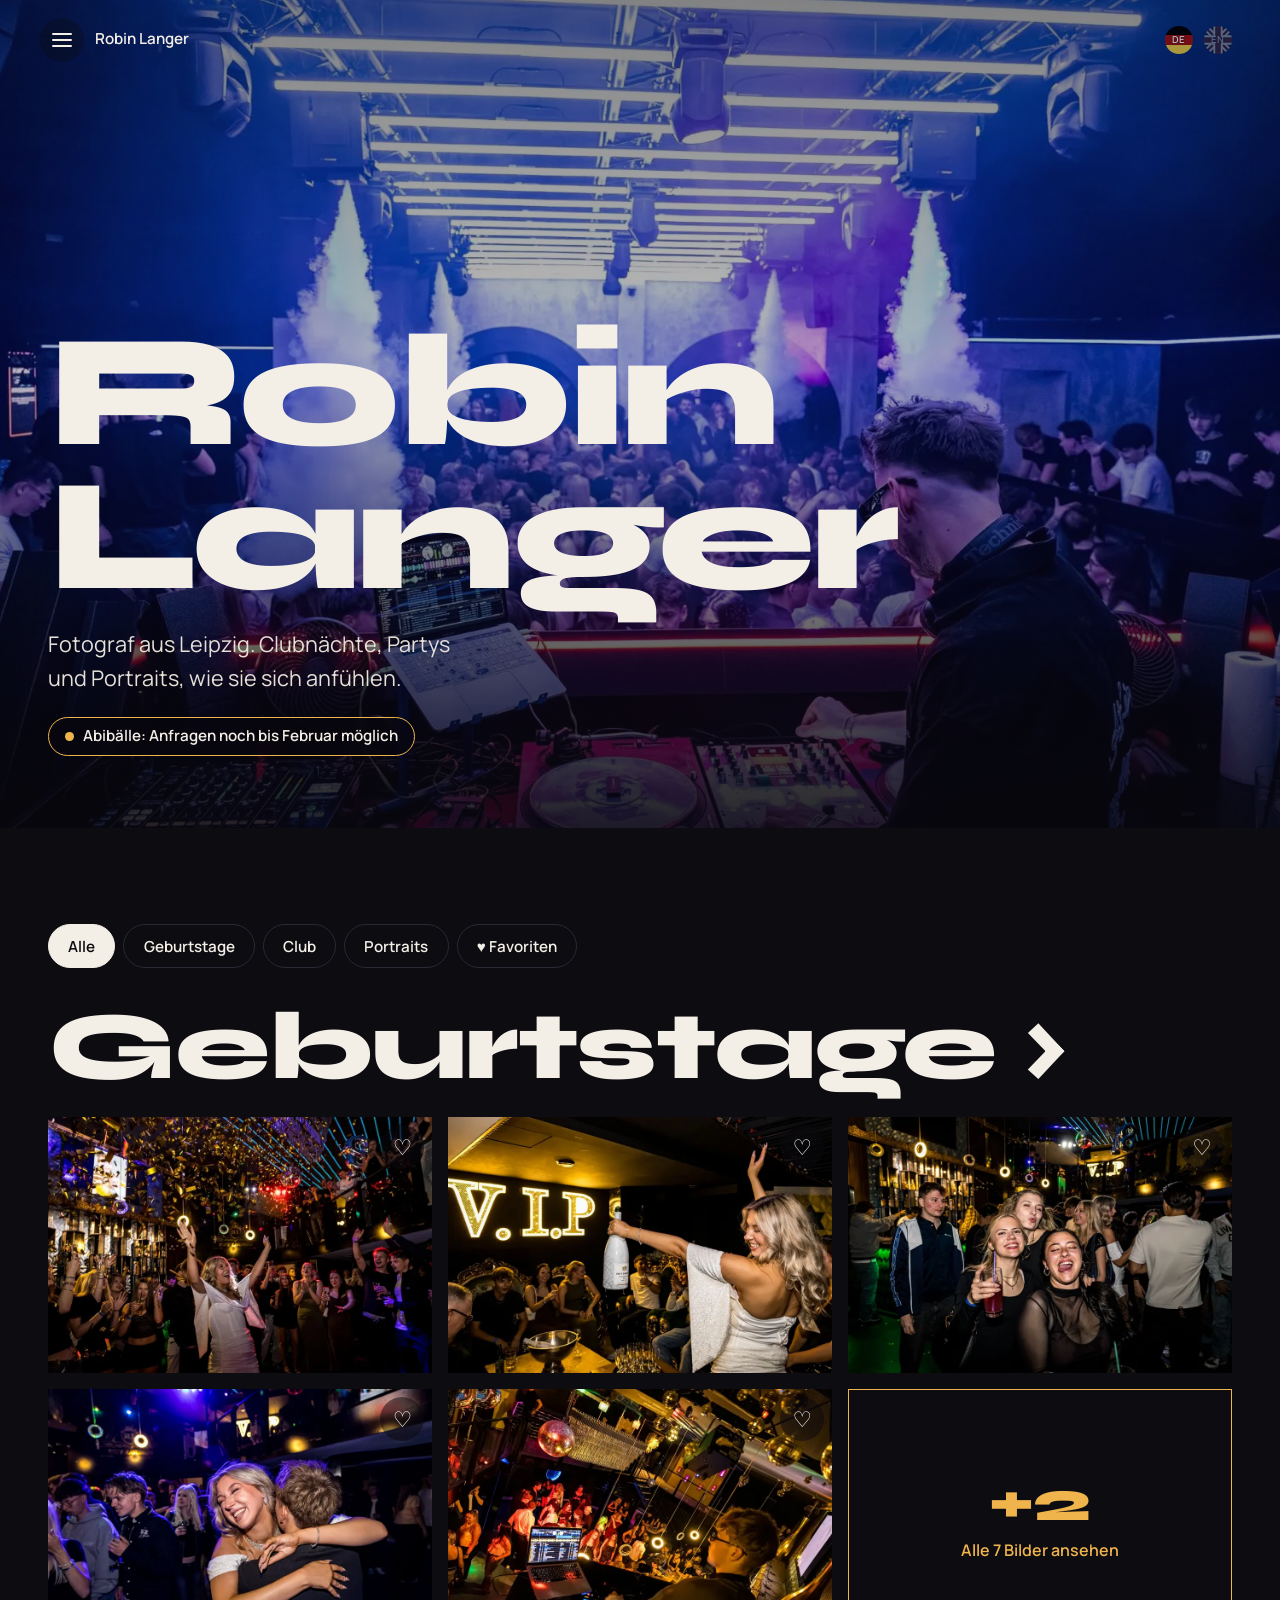
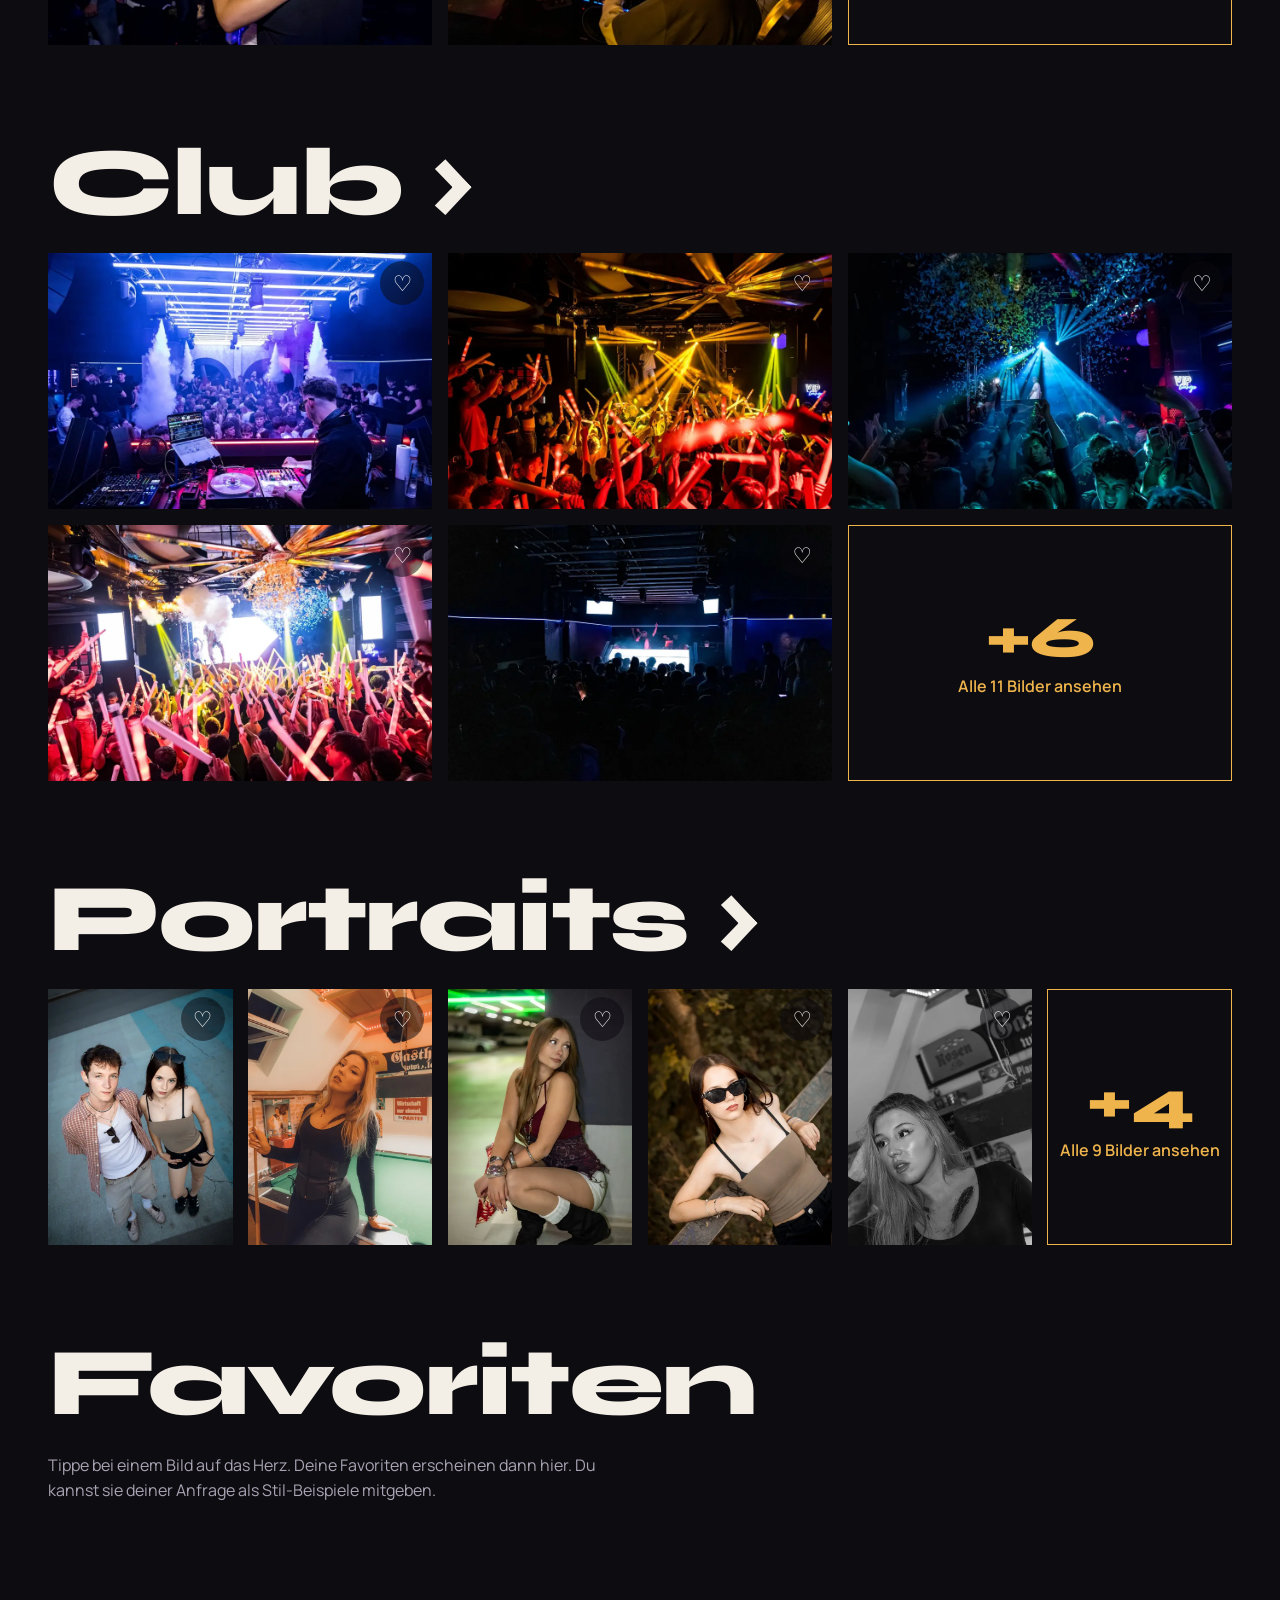
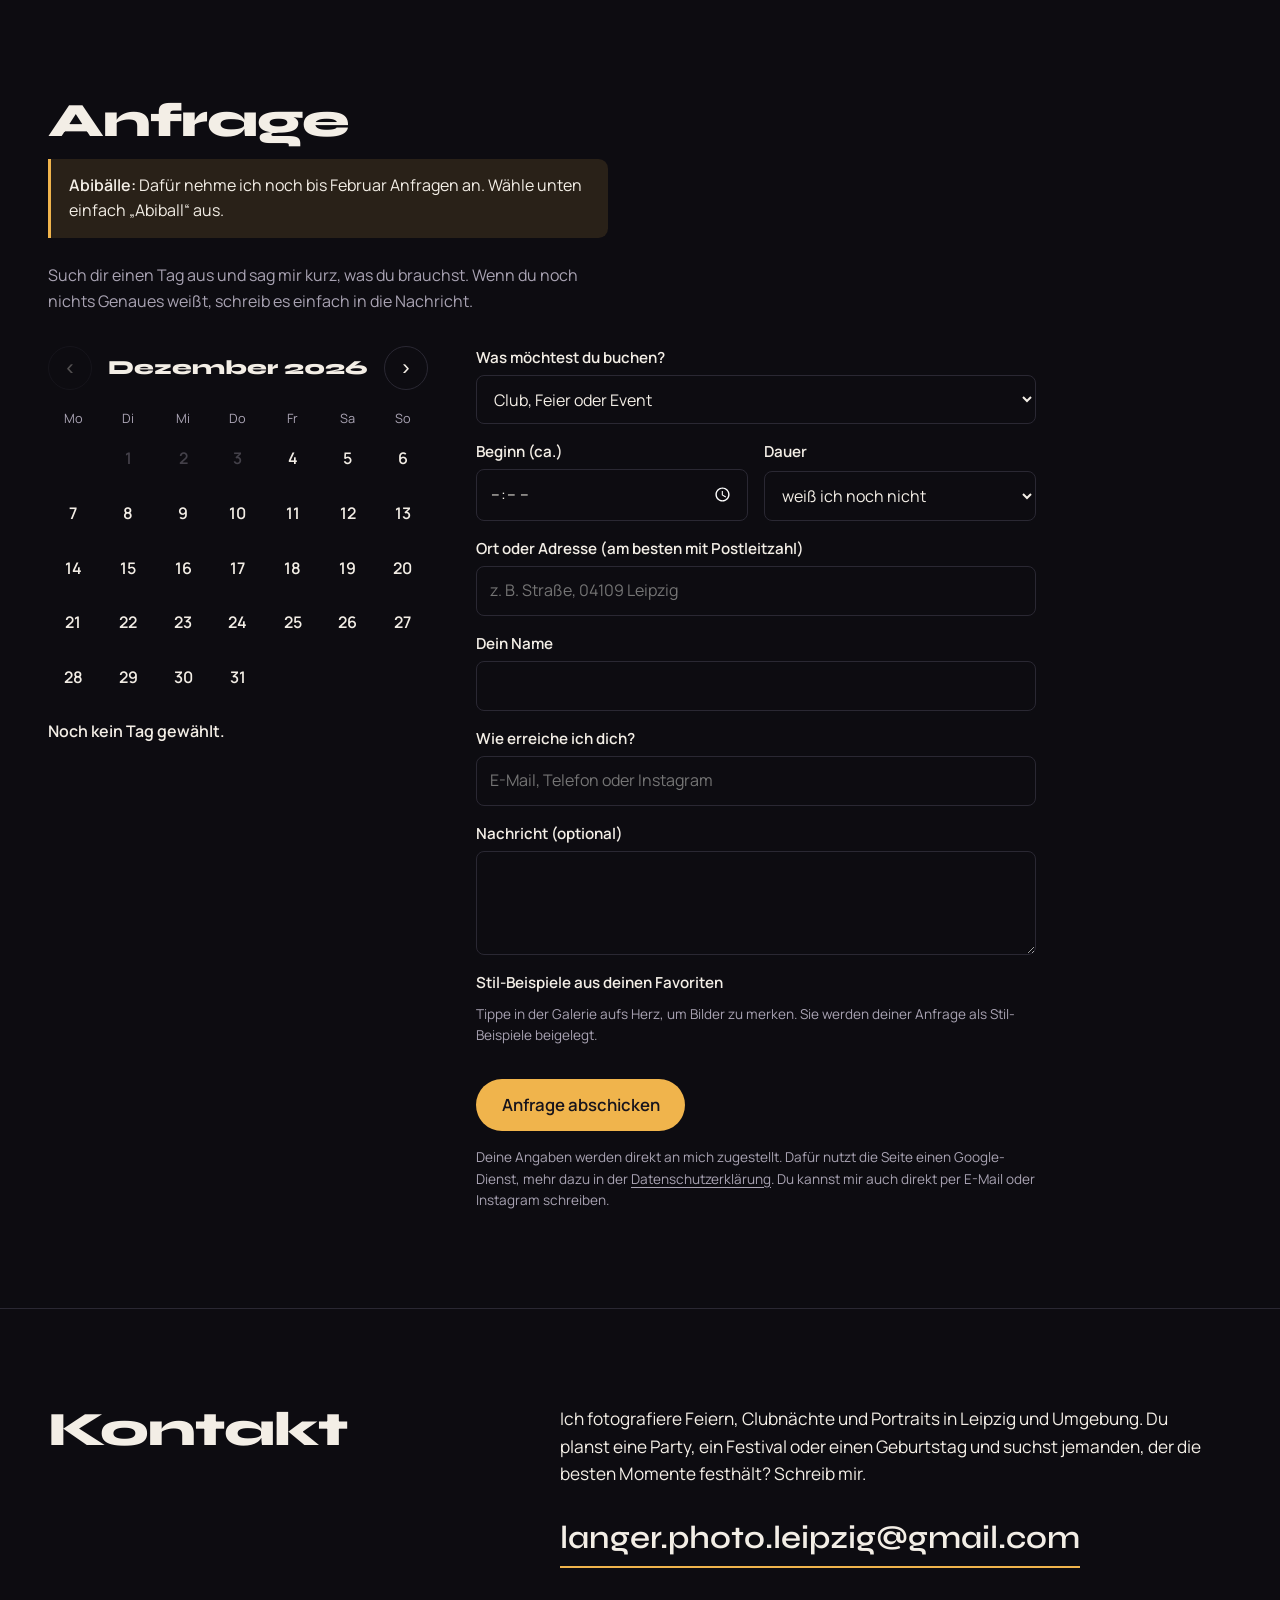
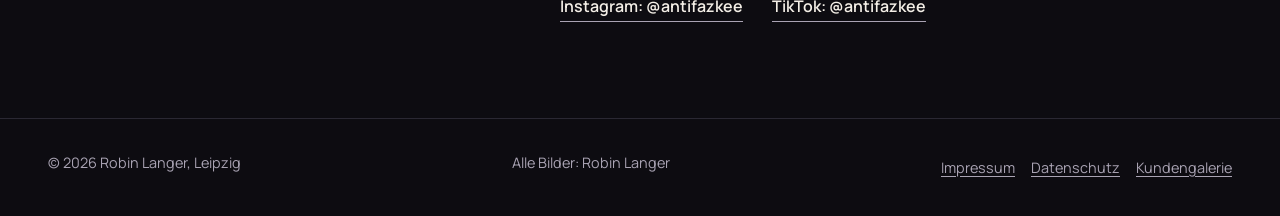
<file: index.html>
<!DOCTYPE html>
<html lang="de" data-theme="dark" style="color-scheme: dark;">
<head>
<meta charset="utf-8">
<meta name="viewport" content="width=device-width, initial-scale=1, viewport-fit=cover">
<title>Robin Langer – Fotograf aus Leipzig</title>
<meta name="description" content="Robin Langer – Fotograf aus Leipzig. Club- und Partyfotos, Geburtstage, Abibälle und Portraits. Jetzt Termin anfragen.">
<meta name="robots" content="index,follow,max-image-preview:large">
<meta name="theme-color" content="#0d0c11">
<link rel="canonical" href="https://www.langer-photo.de/">
<link rel="apple-touch-icon" href="/apple-touch-icon.png">
<link rel="icon" href="/favicon.ico" sizes="48x48">
<link rel="icon" type="image/svg+xml" href="/favicon.svg" sizes="any">
<link rel="icon" type="image/png" href="/icon-192.png" sizes="192x192">
<meta property="og:type" content="website">
<meta property="og:site_name" content="Robin Langer Fotografie">
<meta property="og:title" content="Robin Langer – Fotograf aus Leipzig">
<meta property="og:description" content="Robin Langer – Fotograf aus Leipzig. Club- und Partyfotos, Geburtstage, Abibälle und Portraits. Jetzt Termin anfragen.">
<meta property="og:url" content="https://www.langer-photo.de/">
<meta property="og:image" content="https://www.langer-photo.de/og.jpg">
<meta property="og:image:width" content="1200">
<meta property="og:image:height" content="630">
<meta property="og:image:alt" content="DJ-Set mit Nebelfontänen im Club, fotografiert von Robin Langer">
<meta property="og:locale" content="de_DE">
<meta property="og:locale:alternate" content="en_GB">
<meta name="twitter:card" content="summary_large_image">
<meta name="twitter:title" content="Robin Langer – Fotograf aus Leipzig">
<meta name="twitter:description" content="Robin Langer – Fotograf aus Leipzig. Club- und Partyfotos, Geburtstage, Abibälle und Portraits. Jetzt Termin anfragen.">
<meta name="twitter:image" content="https://www.langer-photo.de/og.jpg">
<script type="application/ld+json">{"@context":"https://schema.org","@type":"ProfessionalService","name":"Robin Langer – Fotograf Leipzig","url":"https://www.langer-photo.de/","image":"https://www.langer-photo.de/og.jpg","description":"Robin Langer – Fotograf aus Leipzig. Club- und Partyfotos, Geburtstage, Abibälle und Portraits. Jetzt Termin anfragen.","areaServed":{"@type":"City","name":"Leipzig"},"knowsAbout":["Clubfotografie","Partyfotografie","Geburtstagsfotografie","Abiballfotografie","Portraitfotografie"],"sameAs":["https://www.instagram.com/antifazkee","https://www.tiktok.com/@antifazkee"]}</script>
<link rel="preload" href="/fonts/Syne-VF.woff" as="font" type="font/woff" crossorigin>
<link rel="preload" href="/fonts/Manrope-VF.woff" as="font" type="font/woff" crossorigin>
<style>
@font-face{font-family:Syne;font-style:normal;font-weight:600;font-display:swap;src:url(/fonts/Syne-VF.woff) format("woff")}
@font-face{font-family:Syne;font-style:normal;font-weight:800;font-display:swap;src:url(/fonts/Syne-VF.woff) format("woff")}
@font-face{font-family:Manrope;font-style:normal;font-weight:400;font-display:swap;src:url(/fonts/Manrope-VF.woff) format("woff")}
@font-face{font-family:Manrope;font-style:normal;font-weight:500;font-display:swap;src:url(/fonts/Manrope-VF.woff) format("woff")}
@font-face{font-family:Manrope;font-style:normal;font-weight:600;font-display:swap;src:url(/fonts/Manrope-VF.woff) format("woff")}
:root{--bg:#0d0c11;--ink:#f3eee6;--mute:#a9a3b3;--line:#2a2833;--accent:#f0b44c;
box-sizing:border-box;padding-top:env(safe-area-inset-top,0px);padding-bottom:env(safe-area-inset-bottom,0px)}
@media (prefers-color-scheme:light){:root:not([data-theme="dark"]){--bg:#f5f2ed;--ink:#17141c;--mute:#5e5868;--line:#d9d4cc;--accent:#a8650a}}
:root[data-theme="dark"]{--bg:#0d0c11;--ink:#f3eee6;--mute:#a9a3b3;--line:#2a2833;--accent:#f0b44c}
html{overflow-x:hidden;scroll-padding-top:calc(env(safe-area-inset-top,0px) + 2rem);scroll-behavior:smooth;color-scheme:light dark}
*,*::before,*::after{box-sizing:border-box}
body{margin:0;background:var(--bg);color:var(--ink);font-family:Manrope,system-ui,sans-serif;line-height:1.6;-webkit-font-smoothing:antialiased}
a{color:inherit}
:focus-visible{outline:2px solid var(--accent);outline-offset:3px}
header.top{position:fixed;left:0;right:0;top:0;z-index:30;display:flex;align-items:center;padding:calc(1.1rem + env(safe-area-inset-top,0px)) clamp(1rem,4vw,3rem) 1.1rem;color:#f3eee6;transition:background-color .25s,padding .25s}
header.top a{text-decoration:none;font-weight:600;font-size:.95rem}
.hero{position:relative;min-height:92svh;display:flex;align-items:flex-end;color:#f3eee6;overflow:hidden}
.hero img{position:absolute;inset:0;width:100%;height:100%;object-fit:cover}
.hero::after{content:"";position:absolute;inset:0;background:linear-gradient(to top,rgba(8,7,12,.88) 0%,rgba(8,7,12,.25) 55%,rgba(8,7,12,.5) 100%)}
.hero .in{position:relative;z-index:2;padding:0 clamp(1rem,4vw,3rem) clamp(2rem,6vw,4.5rem);max-width:1400px;width:100%;margin:0 auto}
h1{font-family:Syne,sans-serif;font-weight:800;font-size:clamp(3rem,13vw,10rem);line-height:.9;margin:0;letter-spacing:-.03em}
.hero p{font-size:clamp(1rem,2.4vw,1.35rem);margin:1.2rem 0 0;max-width:34ch;color:#e6e0d8}
section{padding:clamp(3rem,8vw,6rem) clamp(1rem,4vw,3rem);max-width:1400px;margin:0 auto}
h2{font-family:Syne,sans-serif;font-weight:800;font-size:clamp(1.8rem,5vw,3rem);margin:0 0 1.5rem;letter-spacing:-.02em;line-height:1.05}
.gwrap{container-type:inline-size}.grid{--g:clamp(.5rem,1.2vw,1rem);--n:2;--c:calc((100cqw - (var(--n) - 1) * var(--g)) / var(--n));display:grid;grid-template-columns:repeat(var(--n),minmax(0,1fr));grid-auto-rows:calc(var(--c) * 2 / 3 - var(--g) / 6);grid-auto-flow:dense;gap:var(--g)}@media(min-width:600px){.grid{--n:4}}@media(min-width:1000px){.grid{--n:6}}
.grid figure{margin:0;position:relative;overflow:hidden;background:var(--line);cursor:zoom-in;grid-column:span 2;grid-row:span 2;min-width:0}.grid figure.p{grid-column:span 1}.grid .moretile{grid-column:span 2;grid-row:span 2;display:grid;place-content:center;justify-items:center;gap:.5rem;text-align:center;width:auto;height:auto;min-width:0;border:1px solid var(--accent);background:transparent;color:var(--accent);font:600 1rem Manrope,sans-serif;cursor:pointer;padding:.5rem}.grid .moretile.p{grid-column:span 1}.grid .moretile .n{font:800 clamp(2.4rem,5vw,3.6rem) Syne,sans-serif;line-height:1;letter-spacing:-.02em}.grid .moretile:hover,.grid .moretile:focus-visible{background:var(--accent);color:#17141c}@media(max-width:599px){.grid .moretile:not(.p){grid-row:span 1;display:flex;align-items:center;justify-content:center;gap:.9rem}}
#groups h2{font-size:clamp(2.4rem,9vw,6rem);margin-bottom:1.2rem}#groups h2:not(:first-child){margin-top:clamp(3rem,8vw,5.5rem)}
.grid img{width:100%;height:100%;object-fit:cover;display:block;transition:transform .5s}
.grid figure:hover img{transform:scale(1.03)}
.grid button{all:unset;display:block;width:100%;height:100%;cursor:zoom-in}
.grid figcaption{position:absolute;left:0;right:0;bottom:0;padding:2rem 1rem .8rem;font-size:.9rem;color:#f3eee6;background:linear-gradient(to top,rgba(0,0,0,.7),transparent);opacity:0;transition:opacity .3s;pointer-events:none}
.grid figure:hover figcaption,.grid button:focus-visible+figcaption{opacity:1}
@media (hover:none){.grid figcaption{opacity:1}}
.about{display:grid;gap:2rem;grid-template-columns:1fr;border-top:1px solid var(--line)}
@media(min-width:800px){.about{grid-template-columns:1fr 1.4fr}}
.about p{margin:0 0 1rem;max-width:60ch;font-size:1.08rem}
.mail{display:inline-block;margin-top:.5rem;font-family:Syne,sans-serif;font-weight:600;font-size:clamp(1.3rem,4vw,2rem);text-decoration:none;border-bottom:2px solid var(--accent);padding-bottom:.2rem}
footer{padding:2rem clamp(1rem,4vw,3rem);border-top:1px solid var(--line);color:var(--mute);font-size:.9rem;display:flex;justify-content:space-between;flex-wrap:wrap;gap:.5rem}
.lb{position:fixed;inset:0;z-index:50;background:rgba(6,5,9,.95);display:none;align-items:center;justify-content:center;padding:calc(3rem + env(safe-area-inset-top,0px)) 1rem calc(3rem + env(safe-area-inset-bottom,0px))}
.lb.open{display:flex}
.lb img{max-width:100%;max-height:100%;object-fit:contain}
.lb button{position:absolute;background:none;border:0;color:#f3eee6;font-size:2rem;cursor:pointer;padding:.6rem 1rem;line-height:1}
.lb .x{top:env(safe-area-inset-top,0px);right:.5rem}
.lb .p{left:.2rem;top:50%}.lb .n{right:.2rem;top:50%}
.lb .cap{position:absolute;bottom:calc(.8rem + env(safe-area-inset-bottom,0px));left:0;right:0;text-align:center;color:#cfc9d6;font-size:.9rem}
.hero .slides{position:absolute;inset:0}
.hero .slides img{opacity:0;transform:scale(1.02);transition:opacity 1.6s ease,transform 0s 1.6s}
.hero .slides img.on{opacity:1;transform:scale(1.12);transition:opacity 1.6s ease,transform 9s linear}
@keyframes rise{from{opacity:0;transform:translateY(34px)}to{opacity:1;transform:none}}
h1{animation:rise 1.2s cubic-bezier(.2,.7,.2,1) both}
.hero p{animation:rise 1.2s .3s cubic-bezier(.2,.7,.2,1) both}
@media (prefers-reduced-motion:reduce){html{scroll-behavior:auto}.grid img,.grid figcaption,.hero .slides img{transition:none}h1,.hero p{animation:none}}
.prices{list-style:none;margin:0;padding:0;max-width:760px}
.prices li{display:flex;justify-content:space-between;align-items:baseline;gap:1rem;padding:1.2rem 0;border-top:1px solid var(--line)}
.prices li:last-child{border-bottom:1px solid var(--line)}
.prices strong{font-family:Syne,sans-serif;font-size:clamp(1.2rem,3.6vw,1.7rem);display:block;line-height:1.2}
.prices span{color:var(--mute)}
.prices b{font-family:Syne,sans-serif;font-size:clamp(1.4rem,4.5vw,2.2rem);white-space:nowrap;color:var(--accent)}
@media(max-width:420px){header.top .brand{font-size:.85rem}}
.price-note{margin:1rem 0 0;max-width:60ch;font-size:.85rem;color:var(--mute)}
#anfrage h2{margin-bottom:.8rem}
.req-intro{margin:0 0 2rem;max-width:56ch;color:var(--mute)}.hero .hero-note{display:inline-flex;align-items:center;gap:.6rem;margin-top:1.3rem;padding:.55rem 1rem;max-width:100%;border:1px solid #f0b44c;border-radius:1.4rem;background:rgba(8,7,12,.5);-webkit-backdrop-filter:blur(6px);backdrop-filter:blur(6px);color:#f3eee6;text-decoration:none;font:600 clamp(.8rem,3.4vw,.95rem)/1.3 Manrope,sans-serif}.hero .hero-note::before{content:"";flex:none;width:.55rem;height:.55rem;border-radius:50%;background:#f0b44c}.hero .hero-note:hover,.hero .hero-note:focus-visible{background:#f0b44c;color:#17141c}.hero .hero-note:hover::before,.hero .hero-note:focus-visible::before{background:#17141c}.req-note{margin:0 0 1.6rem;max-width:56ch;padding:.85rem 1.1rem;border-left:3px solid var(--accent);border-radius:0 .6rem .6rem 0;background:rgba(240,180,76,.12);color:var(--ink)}.req-note b{font-weight:700}.req-hint a{color:inherit;text-underline-offset:3px}footer .legal-links{display:flex;flex-wrap:wrap;gap:.2rem 1rem}footer .legal-links a{display:inline-block;padding:.3rem 0}dialog.legal{box-sizing:border-box;width:min(46rem,calc(100vw - 1.5rem));max-height:calc(100vh - 1.5rem);max-height:calc(100dvh - 1.5rem);margin:auto;padding:0;border:1px solid var(--line);border-radius:1rem;background:var(--bg);color:var(--ink);overflow:hidden}dialog.legal[open]{display:flex;flex-direction:column}dialog.legal::backdrop{background:rgba(8,7,12,.72)}.legal-bar{display:flex;justify-content:space-between;align-items:center;gap:1rem;padding:.8rem 1rem .8rem clamp(1rem,4vw,1.8rem);border-bottom:1px solid var(--line)}.legal-bar h2{margin:0;min-width:0;overflow-wrap:anywhere;font-size:clamp(1.3rem,4.5vw,1.8rem)}.legal-x{min-height:44px;border:1px solid var(--line);background:transparent;color:var(--ink);border-radius:2rem;padding:.5rem 1.1rem;font:600 .95rem Manrope,sans-serif;cursor:pointer}.legal-x:hover{border-color:var(--accent)}@media(max-width:420px){.legal-bar{gap:.6rem}.legal-bar h2{font-size:clamp(1.05rem,5vw,1.3rem)}.legal-x{flex:none;padding:.5rem .85rem;font-size:.85rem}}@media(max-width:340px){.legal-bar h2{font-size:.9rem}.legal-x{padding:.5rem .65rem;font-size:.8rem}}.legal-body{overflow:auto;-webkit-overflow-scrolling:touch;overscroll-behavior:contain;padding:1rem clamp(1rem,4vw,1.8rem) 1.8rem;line-height:1.6;font-size:.95rem}.legal-body h3{font-family:Syne,sans-serif;font-size:1.05rem;margin:1.6rem 0 .4rem;letter-spacing:-.01em}.legal-body h3:first-child{margin-top:.4rem}.legal-body p{margin:.4rem 0}.legal-body ul{margin:.4rem 0;padding-left:1.2rem}.legal-body li{margin:.3rem 0}.legal-body a{color:var(--accent);text-underline-offset:3px;overflow-wrap:anywhere}.legal-body .stand{margin-top:1.6rem;color:var(--mute);font-size:.85rem}body.legal-open{overflow:hidden}
.req{display:grid;gap:2rem;grid-template-columns:minmax(0,1fr);align-items:start}
@media(min-width:800px){.req{grid-template-columns:minmax(300px,380px) 1fr;gap:3rem}}
.req-cal{max-width:420px;width:100%;min-width:0}
.cal-head{display:flex;align-items:center;justify-content:space-between;margin-bottom:.8rem}
.cal-head div{font-family:Syne,sans-serif;font-weight:800;font-size:1.25rem}
.cal-head button{width:2.75rem;height:2.75rem;border:1px solid var(--line);background:transparent;color:var(--ink);border-radius:50%;font-size:1.4rem;line-height:1;cursor:pointer}
.cal-head button:disabled{opacity:.3;cursor:default}
.cal-wd,.cal-days{display:grid;grid-template-columns:repeat(7,minmax(0,1fr));gap:4px}
.cal-wd span{text-align:center;font-size:.8rem;color:var(--mute);padding:.3rem 0}
.cal-days button{aspect-ratio:1;min-height:40px;border:1px solid transparent;background:transparent;color:var(--ink);border-radius:.5rem;font:inherit;font-weight:600;cursor:pointer}
.cal-days button:hover:not(:disabled){border-color:var(--accent)}
.cal-days button:disabled{color:var(--mute);opacity:.35;cursor:default}
.cal-days button.on{background:var(--accent);color:#17141c;border-color:var(--accent)}
.cal-picked{margin:1rem 0 0;font-weight:600}
.req-fields{display:grid;grid-template-columns:minmax(0,1fr);gap:1rem;max-width:560px;min-width:0}.req-fields label{min-width:0}.req-fields input[type=time]{min-width:0}
.req-fields label{display:grid;gap:.3rem;font-weight:600;font-size:.95rem}
.req-fields .two{display:grid;grid-template-columns:1fr 1fr;gap:1rem}
@media(max-width:420px){.req-fields .two{grid-template-columns:1fr}}
.req-fields input,.req-fields select,.req-fields textarea{width:100%;background:transparent;color:var(--ink);border:1px solid var(--line);border-radius:.5rem;padding:.7rem .8rem;font:inherit;font-size:1rem;font-weight:400}
.req-fields textarea{min-height:6.5rem;resize:vertical}
.req-fields select option{color:#17141c;background:#fff}
.req-send{background:var(--accent);color:#17141c;border:0;border-radius:2rem;padding:.9rem 1.6rem;font:600 1.05rem Manrope,sans-serif;cursor:pointer;justify-self:start}
.req-copy{justify-self:start;background:transparent;color:var(--ink);border:1px solid var(--line);border-radius:2rem;padding:.6rem 1.2rem;font:inherit;cursor:pointer}a.req-send,a.req-copy{display:inline-block;text-decoration:none;text-align:center}.req-opts{display:grid;gap:.9rem;padding:1.1rem;border:1px solid var(--accent);border-radius:1rem;min-width:0}.req-opts[hidden]{display:none}.req-opts .opt-row{display:flex;flex-wrap:wrap;gap:.6rem}.req-opts textarea{min-height:11rem;font-size:1rem}.req-opts .sel{color:var(--ink);word-break:break-all;user-select:all}
.req-err{margin:0;color:#e0604f;font-weight:600;min-height:0}
.req-hint,.req-ok{margin:0;font-size:.85rem;color:var(--mute)}
.req-cta{display:inline-block;margin-top:1.4rem;border:1px solid var(--accent);color:var(--accent);border-radius:2rem;padding:.65rem 1.3rem;text-decoration:none;font-weight:600}
.chips{display:flex;flex-wrap:wrap;gap:.5rem;margin:0 0 1.8rem}
.chip{min-height:44px;border:1px solid var(--line);background:transparent;color:var(--ink);border-radius:2rem;padding:.55rem 1.2rem;font:600 .95rem Manrope,sans-serif;cursor:pointer}
.chip[aria-pressed="true"]{background:var(--ink);color:var(--bg);border-color:var(--ink)}
.grid figure .heart{position:absolute;top:.5rem;right:.5rem;width:44px;height:44px;display:grid;place-items:center;border-radius:50%;background:rgba(10,9,14,.5);color:#fff;font-size:1.35rem;line-height:1;cursor:pointer;z-index:2;padding:0;border:0}
.grid figure .heart.on{color:#ff6b81}
.grid figure .heart:focus-visible,.grid figure>button:focus-visible{outline:2px solid var(--accent);outline-offset:-4px}
.lb{padding-bottom:calc(6.5rem + env(safe-area-inset-bottom,0px));touch-action:none;overscroll-behavior:contain}
.lb img{transition:transform .15s ease}
.lb .lbpos{position:absolute;top:calc(.9rem + env(safe-area-inset-top,0px));left:1rem;color:#cfc9d6;font-size:.9rem}
.lb .lbbar{position:absolute;left:0;right:0;bottom:calc(.8rem + env(safe-area-inset-bottom,0px));display:flex;gap:.5rem;justify-content:center;flex-wrap:wrap;padding:0 1rem}
.lb .lbbar button{position:static;background:rgba(255,255,255,.1);border:1px solid rgba(255,255,255,.28);color:#f3eee6;border-radius:2rem;padding:.6rem .85rem;font:600 .9rem Manrope,sans-serif;line-height:1.2;min-height:44px;white-space:nowrap}
.lb .lbbar .solid{background:var(--accent);color:#17141c;border-color:var(--accent)}
.lb .lbbar .on .h{color:#ff6b81}
.lb .cap{bottom:calc(5rem + env(safe-area-inset-bottom,0px))}
.toast{position:fixed;left:50%;bottom:calc(9rem + env(safe-area-inset-bottom,0px));transform:translate(-50%,20px);background:var(--ink);color:var(--bg);padding:.6rem 1.1rem;border-radius:2rem;font-weight:600;font-size:.95rem;opacity:0;pointer-events:none;transition:opacity .2s,transform .2s;z-index:80;max-width:90vw;text-align:center}
.toast.show{opacity:1;transform:translate(-50%,0)}
.favpill{position:fixed;left:max(1rem,env(safe-area-inset-left,0px));bottom:calc(1rem + env(safe-area-inset-bottom,0px));z-index:40;background:var(--ink);color:var(--bg);border:0;border-radius:2rem;padding:.8rem 1.2rem;font:600 1rem Manrope,sans-serif;cursor:pointer;box-shadow:0 4px 18px rgba(0,0,0,.35)}
.favpill .h{color:#ff6b81}
.favpill.away{display:none}
.req-lbl{font-weight:600;font-size:.95rem;display:block;margin-bottom:.5rem}
.req-refrow{display:flex;flex-wrap:wrap;gap:.5rem}
.req-ref{position:relative;width:76px;height:76px;border-radius:.5rem;overflow:hidden}
.req-ref img{width:100%;height:100%;object-fit:cover;display:block}
.req-ref button{position:absolute;top:2px;right:2px;width:32px;height:32px;border-radius:50%;border:0;background:rgba(10,9,14,.7);color:#fff;cursor:pointer;font-size:.8rem}
.req-refhint{margin:0;font-size:.85rem;color:var(--mute)}
.req-quote{display:grid;gap:.5rem;border-top:1px solid var(--line);border-bottom:1px solid var(--line);padding:.9rem 0}.req-quote:empty{display:none}.req-quote .qr{display:flex;justify-content:space-between;align-items:baseline;gap:1rem}.req-quote .qr.tot{border-top:1px solid var(--line);padding-top:.65rem;margin-top:.15rem}.req-quote .q-note{margin:.2rem 0 0;font-size:.8rem;color:var(--mute)}.req-dist{display:grid;gap:.5rem;margin-top:-.25rem;font-size:.9rem;color:var(--mute)}.req-dist[hidden]{display:none}.req-dist .d-top{color:var(--ink)}.req-dist .d-chips{display:flex;flex-wrap:wrap;gap:.4rem}.req-dist .d-chips span{border:1px solid var(--line);border-radius:999px;padding:.25rem .7rem;font-size:.82rem;color:var(--ink)}footer a{color:inherit;text-underline-offset:3px}
.req-quote span{color:var(--mute);font-size:.9rem;min-width:0}
.req-quote b{font-variant-numeric:tabular-nums;font-size:1rem;color:var(--ink);white-space:nowrap}.req-quote .qr.tot span{color:var(--ink)}.req-quote .qr.tot b{font-family:Syne,sans-serif;font-size:1.5rem;color:var(--accent)}
.more{display:inline-flex;align-items:center;margin:1.2rem .6rem 0 0;min-height:44px;border:1px solid var(--accent);color:var(--accent);background:transparent;border-radius:2rem;padding:.6rem 1.4rem;font:600 1rem Manrope,sans-serif;cursor:pointer}
.more:hover,.more.solid{background:var(--accent);color:#17141c}
.h2link{background:none;border:0;padding:0;margin:0;color:inherit;font:inherit;letter-spacing:inherit;line-height:inherit;text-align:left;cursor:pointer;max-width:100%;overflow-wrap:anywhere}
.h2link:hover{color:var(--accent)}.favhint{margin:0;max-width:60ch;color:var(--mute)}
body{overflow-x:clip}
#groups h2{overflow-wrap:break-word;hyphens:manual}
.mail{overflow-wrap:anywhere}
.social{display:flex;flex-wrap:wrap;gap:.6rem 1.8rem;margin-top:1.6rem}
.social a{font-weight:600;text-decoration:none;border-bottom:1px solid var(--mute);padding-bottom:.1rem}
.social a:hover{border-color:var(--accent)}
.abtn{position:fixed;right:max(1rem,env(safe-area-inset-right,0px));bottom:calc(1rem + env(safe-area-inset-bottom,0px));z-index:40;background:var(--accent);color:#17141c;border:0;border-radius:2rem;padding:.8rem 1.3rem;font:600 1rem Manrope,sans-serif;cursor:pointer;box-shadow:0 4px 18px rgba(0,0,0,.35)}
.panel{position:fixed;top:0;right:0;bottom:0;width:min(100%,480px);z-index:60;background:var(--bg);color:var(--ink);border-left:1px solid var(--line);overflow-y:auto;padding:calc(1rem + env(safe-area-inset-top,0px)) 1rem 0;font-family:Manrope,system-ui,sans-serif}
.panel h3{font-family:Syne,sans-serif;margin:1.6rem 0 .6rem;font-size:1.15rem}
.panel input,.panel select,.panel textarea{width:100%;background:transparent;color:var(--ink);border:1px solid var(--line);border-radius:.4rem;padding:.55rem .6rem;font:inherit;margin:.2rem 0}
.panel textarea{min-height:7rem}
.panel option{color:#17141c}
.panel button{font:inherit;cursor:pointer;border:1px solid var(--line);background:transparent;color:var(--ink);border-radius:.4rem;padding:.45rem .7rem}
.panel .row{display:grid;grid-template-columns:64px 1fr;gap:.7rem;padding:.7rem 0;border-top:1px solid var(--line)}
.panel .row img{width:64px;height:64px;object-fit:cover;border-radius:.3rem}
.panel .acts{display:flex;gap:.4rem;margin-top:.3rem;align-items:center}
.panel .acts select{flex:1}
.panel .bar{position:sticky;bottom:0;background:var(--bg);padding:.8rem 0 calc(.8rem + env(safe-area-inset-bottom,0px));border-top:1px solid var(--line);margin-top:1.5rem;display:flex;gap:.6rem;align-items:center}
.panel .bar .pub{background:var(--accent);color:#17141c;border:0;font-weight:600;padding:.7rem 1.1rem}
.panel .st{font-size:.9rem;color:var(--mute)}
header.top .lang{display:flex;align-items:center;gap:.7rem;margin-left:auto}header.top .lang button{position:relative;width:28px;height:28px;min-width:0;min-height:0;padding:0;border:0;border-radius:50%;background-color:#333;background-repeat:no-repeat;background-size:100% 100%;color:#fff;font:700 .6rem ui-rounded,'SF Pro Rounded',Nunito,'Varela Round',Manrope,system-ui,sans-serif;letter-spacing:.03em;cursor:pointer;box-shadow:none;text-shadow:0 0 3px rgba(0,0,0,.6);-webkit-text-stroke:0;filter:saturate(.3) brightness(.62);opacity:.55;transition:opacity .15s,filter .15s}header.top .lang button::after{content:"";position:absolute;inset:-8px}header.top .lang button[data-lang=de]{background-image:linear-gradient(to bottom,#000 0 33.34%,#dd0000 33.34% 66.67%,#ffce00 66.67%)}header.top .lang button[data-lang=en]{background-image:url("data:image/svg+xml,%3Csvg xmlns='http://www.w3.org/2000/svg' viewBox='0 0 60 60' preserveAspectRatio='none'%3E%3Crect width='60' height='60' fill='%23012169'/%3E%3Cpath d='M0 0L60 60M60 0L0 60' stroke='%23fff' stroke-width='13'/%3E%3Cpath d='M0 0L60 60M60 0L0 60' stroke='%23c8102e' stroke-width='5'/%3E%3Cpath d='M30 0V60M0 30H60' stroke='%23fff' stroke-width='20'/%3E%3Cpath d='M30 0V60M0 30H60' stroke='%23c8102e' stroke-width='12'/%3E%3C/svg%3E")}header.top .lang button:hover{opacity:.85;filter:saturate(.6) brightness(.78)}header.top .lang button:focus-visible{outline:2px solid rgba(255,255,255,.7);outline-offset:3px;opacity:.85}header.top .lang button[aria-pressed="true"]{opacity:.9;filter:saturate(.65) brightness(.8)}.legal-body .lnote{margin:.2rem 0 1rem;color:var(--mute);font-size:.85rem;font-style:italic}.legal-body .lnote+h3{margin-top:.4rem}.req-fields .hp{position:absolute;left:-10000px;top:auto;width:1px;height:1px;overflow:hidden}.req-send:disabled{opacity:.6;cursor:progress}.req-done{display:grid;gap:.9rem;padding:1.1rem;border:1px solid var(--accent);border-radius:1rem;min-width:0}.req-done[hidden]{display:none}.req-done p{margin:0;color:var(--mute);font-size:.95rem}.req-done textarea{min-height:9rem;font-size:1rem}header.top.scrolled,header.top.open{background:rgba(13,12,17,.84);-webkit-backdrop-filter:blur(10px);backdrop-filter:blur(10px)}header.top.scrolled{padding-top:calc(.65rem + env(safe-area-inset-top,0px));padding-bottom:.65rem}.menu-btn{position:relative;flex:none;width:44px;height:44px;margin:0 .7rem 0 -.5rem;padding:0;border:0;border-radius:50%;background:rgba(13,12,17,.35);color:#f3eee6;cursor:pointer;transition:background-color .2s}.menu-btn:hover{background:rgba(13,12,17,.6)}.menu-btn:focus-visible{outline:2px solid #f0b44c;outline-offset:2px}.menu-btn span{position:absolute;left:12px;right:12px;height:2px;border-radius:2px;background:currentColor;transition:transform .2s,opacity .2s}.menu-btn span:nth-child(1){top:15px}.menu-btn span:nth-child(2){top:21px}.menu-btn span:nth-child(3){top:27px}.menu-btn[aria-expanded="true"] span:nth-child(1){transform:translateY(6px) rotate(45deg)}.menu-btn[aria-expanded="true"] span:nth-child(2){opacity:0}.menu-btn[aria-expanded="true"] span:nth-child(3){transform:translateY(-6px) rotate(-45deg)}header.top .menu{position:absolute;top:100%;left:clamp(1rem,4vw,3rem);width:min(21rem,calc(100vw - 2rem));margin-top:.4rem;display:flex;flex-direction:column;padding:.5rem;background:#15131b;color:#f3eee6;border:1px solid #2a2833;border-radius:1rem;box-shadow:0 18px 50px rgba(0,0,0,.5)}header.top .menu[hidden]{display:none}header.top .brand{min-width:0;overflow:hidden;text-overflow:ellipsis;white-space:nowrap}header.top .lang{flex:none;padding-left:.7rem}header.top .menu a{display:flex;align-items:center;min-height:48px;padding:.6rem 1rem;border-radius:.6rem;font:600 1.1rem Manrope,system-ui,sans-serif;color:#f3eee6;text-decoration:none}header.top .menu a:hover{background:rgba(255,255,255,.08)}header.top .menu a:focus-visible{outline:2px solid #f0b44c;outline-offset:-2px}header.top .menu a.sub{min-height:44px;font-size:.98rem;font-weight:500;color:#b9b3c3}header.top .menu hr{width:calc(100% - 1.2rem);margin:.4rem .6rem;border:0;border-top:1px solid #2a2833}.menu-bd{position:fixed;inset:0;z-index:29;background:rgba(8,7,12,.5)}.menu-bd[hidden]{display:none}@media(prefers-reduced-motion:reduce){header.top,.menu-btn,.menu-btn span{transition:none}}
</style>
</head>
<body>
<header class="top" id="siteHeader"><button type="button" class="menu-btn" id="menuBtn" aria-expanded="false" aria-controls="menu" aria-label="Menü öffnen" data-i18n-aria="menu.open"><span></span><span></span><span></span></button><a class="brand" href="#top">Robin Langer</a><div class="lang" role="group" aria-label="Sprache" data-i18n-aria="lang.aria"><button type="button" data-lang="de" lang="de" title="Deutsch" aria-label="Deutsch" aria-pressed="true">DE</button><button type="button" data-lang="en" lang="en" title="English" aria-label="English" aria-pressed="false">EN</button></div>
<nav class="menu" id="menu" aria-label="Hauptmenü" data-i18n-aria="menu.aria" hidden="">
<a href="#portfolio" data-i18n="nav.portfolio">Portfolio</a>
<a href="#anfrage" data-i18n="nav.request">Anfrage</a>
<a href="#kontakt" data-i18n="nav.contact">Kontakt</a>
<a href="/galerie/" data-i18n="ft.gal">Kundengalerie</a>
<hr>
<a class="sub" href="#impressum" data-legal="impressum" data-i18n="ft.imp">Impressum</a>
<a class="sub" href="#datenschutz" data-legal="datenschutz" data-i18n="ft.dsg">Datenschutz</a>
</nav></header>
<div class="menu-bd" id="menuBd" hidden=""></div>
<div class="hero" id="top">
<div class="slides" id="slides"></div>
<div class="in"><h1>Robin<br>Langer</h1><p id="tag">Fotograf aus Leipzig. Clubnächte, Partys und Portraits, wie sie sich anfühlen.</p><a class="hero-note" href="#anfrage" data-i18n="hero.note">Abibälle: Anfragen noch bis Februar möglich</a></div>
</div>
<section id="portfolio">
<div class="chips" id="chips" role="group" aria-label="Kategorie filtern" data-i18n-aria="g.chips"></div>
<div id="groups"></div>
</section>
<section id="anfrage">
<h2 data-i18n="req.h">Anfrage</h2>
<p class="req-note" data-i18n-html="req.note"><b>Abibälle:</b> Dafür nehme ich noch bis Februar Anfragen an. Wähle unten einfach „Abiball“ aus.</p>
<p class="req-intro" data-i18n="req.intro">Such dir einen Tag aus und sag mir kurz, was du brauchst. Wenn du noch nichts Genaues weißt, schreib es einfach in die Nachricht.</p>
<form class="req" id="reqForm" novalidate="">
<div class="req-cal">
<div class="cal-head"><button type="button" id="calPrev" aria-label="Vorheriger Monat" data-i18n-aria="cal.prev" disabled="">‹</button><div id="calTitle" aria-live="polite">Oktober 2026</div><button type="button" id="calNext" aria-label="Nächster Monat" data-i18n-aria="cal.next">›</button></div>
<div class="cal-wd" aria-hidden="true"><span>Mo</span><span>Di</span><span>Mi</span><span>Do</span><span>Fr</span><span>Sa</span><span>So</span></div>
<div class="cal-days" id="calDays"><span></span><span></span><span></span><button type="button" aria-label="Donnerstag, 1. Oktober 2026" disabled="">1</button><button type="button" aria-label="Freitag, 2. Oktober 2026" disabled="">2</button><button type="button" aria-label="Samstag, 3. Oktober 2026" disabled="">3</button><button type="button" aria-label="Sonntag, 4. Oktober 2026" disabled="">4</button><button type="button" aria-label="Montag, 5. Oktober 2026" disabled="">5</button><button type="button" aria-label="Dienstag, 6. Oktober 2026" disabled="">6</button><button type="button" aria-label="Mittwoch, 7. Oktober 2026" disabled="">7</button><button type="button" aria-label="Donnerstag, 8. Oktober 2026" disabled="">8</button><button type="button" aria-label="Freitag, 9. Oktober 2026" disabled="">9</button><button type="button" aria-label="Samstag, 10. Oktober 2026" disabled="">10</button><button type="button" aria-label="Sonntag, 11. Oktober 2026" disabled="">11</button><button type="button" aria-label="Montag, 12. Oktober 2026" disabled="">12</button><button type="button" aria-label="Dienstag, 13. Oktober 2026" disabled="">13</button><button type="button" aria-label="Mittwoch, 14. Oktober 2026" disabled="">14</button><button type="button" aria-label="Donnerstag, 15. Oktober 2026" disabled="">15</button><button type="button" aria-label="Freitag, 16. Oktober 2026" disabled="">16</button><button type="button" aria-label="Samstag, 17. Oktober 2026" disabled="">17</button><button type="button" aria-label="Sonntag, 18. Oktober 2026">18</button><button type="button" aria-label="Montag, 19. Oktober 2026">19</button><button type="button" aria-label="Dienstag, 20. Oktober 2026">20</button><button type="button" aria-label="Mittwoch, 21. Oktober 2026">21</button><button type="button" aria-label="Donnerstag, 22. Oktober 2026">22</button><button type="button" aria-label="Freitag, 23. Oktober 2026">23</button><button type="button" aria-label="Samstag, 24. Oktober 2026">24</button><button type="button" aria-label="Sonntag, 25. Oktober 2026">25</button><button type="button" aria-label="Montag, 26. Oktober 2026">26</button><button type="button" aria-label="Dienstag, 27. Oktober 2026">27</button><button type="button" aria-label="Mittwoch, 28. Oktober 2026">28</button><button type="button" aria-label="Donnerstag, 29. Oktober 2026">29</button><button type="button" aria-label="Freitag, 30. Oktober 2026">30</button><button type="button" aria-label="Samstag, 31. Oktober 2026">31</button></div>
<p class="cal-picked" id="calPicked">Noch kein Tag gewählt.</p>
</div>
<div class="req-fields">
<label><span data-i18n="f.art">Was möchtest du buchen?</span><select id="rqArt"><option value="Club, Feier oder Event" data-i18n="a.club">Club, Feier oder Event</option><option value="Abiball" data-i18n="a.abi">Abiball</option><option value="Shooting" data-i18n="a.shoot">Shooting</option><option value="Etwas anderes" data-i18n="a.other">Etwas anderes</option></select></label>
<div class="two"><label><span data-i18n="f.time">Beginn (ca.)</span><input type="time" id="rqTime"></label><label><span data-i18n="f.dur">Dauer</span><select id="rqDur"><option value="weiß ich noch nicht" data-i18n="d.unknown">weiß ich noch nicht</option><option value="1 Stunde" data-i18n="d.1">1 Stunde</option><option value="2 Stunden" data-i18n="d.2">2 Stunden</option><option value="3 Stunden" data-i18n="d.3">3 Stunden</option><option value="4 Stunden" data-i18n="d.4">4 Stunden</option><option value="5 Stunden" data-i18n="d.5">5 Stunden</option><option value="6 Stunden" data-i18n="d.6">6 Stunden</option><option value="7 Stunden" data-i18n="d.7">7 Stunden</option><option value="8 Stunden" data-i18n="d.8">8 Stunden</option><option value="9 Stunden" data-i18n="d.9">9 Stunden</option><option value="10 Stunden" data-i18n="d.10">10 Stunden</option><option value="11 Stunden" data-i18n="d.11">11 Stunden</option><option value="12 Stunden" data-i18n="d.12">12 Stunden</option><option value="mehr als 12 Stunden" data-i18n="d.more">mehr als 12 Stunden</option></select></label></div>
<label><span data-i18n="f.place">Ort oder Adresse (am besten mit Postleitzahl)</span><input type="text" id="rqOrt" placeholder="z. B. Straße, 04109 Leipzig" data-i18n-ph="f.place.ph" autocomplete="off"></label>
<label><span data-i18n="f.name">Dein Name</span><input type="text" id="rqName" autocomplete="name"></label>
<label><span data-i18n="f.contact">Wie erreiche ich dich?</span><input type="text" id="rqContact" placeholder="E-Mail, Telefon oder Instagram" data-i18n-ph="f.contact.ph" autocomplete="off" aria-required="true"></label>
<div class="hp" aria-hidden="true"><label>Website<input type="text" id="rqWeb" name="website" tabindex="-1" autocomplete="off"></label></div>
<label><span data-i18n="f.msg">Nachricht (optional)</span><textarea id="rqMsg"></textarea></label>
<div class="req-refs"><span class="req-lbl" data-i18n="f.refs">Stil-Beispiele aus deinen Favoriten</span><div class="req-refrow" id="rqRefRow"></div></div>
<div class="req-quote" id="rqQuote" aria-live="polite"></div>
<p class="req-err" id="rqErr" role="alert"></p>
<button type="submit" class="req-send" id="rqSend" data-i18n="f.send">Anfrage abschicken</button>
<p class="req-hint" data-i18n-html="f.hint">Deine Angaben werden direkt an mich zugestellt. Dafür nutzt die Seite einen Google-Dienst, mehr dazu in der <a href="#datenschutz" data-legal="datenschutz">Datenschutzerklärung</a>. Du kannst mir auch direkt per E-Mail oder Instagram schreiben.</p>
<div class="req-done" id="rqDone" role="status" hidden="">
<strong data-i18n="s.title">Danke, deine Anfrage ist angekommen.</strong>
<p data-i18n="s.text">Ich melde mich bei dir, sobald ich sie gelesen habe. Das ist die Nachricht, die ich bekommen habe:</p>
<textarea id="rqSent" readonly="" aria-label="Deine Nachricht" data-i18n-aria="o.msg"></textarea>
</div>
<div class="req-opts" id="rqOpts" hidden="">
<strong id="rqOptTitle" data-i18n="o.title">Deine Anfrage ist noch nicht abgeschickt.</strong>
<p class="req-ok" id="rqOk" aria-live="polite"></p>
<div class="opt-row">
<a class="req-send" id="rqMailto" href="#" data-i18n="o.mail">E-Mail-Programm öffnen</a>
<a class="req-copy" id="rqGmail" href="#" target="_blank" rel="noopener noreferrer" data-i18n="o.gmail">In Gmail öffnen</a>
<button type="button" class="req-copy" id="rqCopy" data-i18n="o.copy">Text kopieren</button>
<a class="req-copy" id="rqInsta" href="https://ig.me/m/antifazkee" target="_blank" rel="noopener noreferrer" data-i18n="o.insta">Per Instagram schreiben</a>
</div>
<label><span data-i18n="o.msg">Deine Nachricht</span><textarea id="rqText" readonly=""></textarea></label>
<p class="req-hint"><span data-i18n="o.alt1">Oder schreib direkt an </span><b class="sel" id="rqAddr"></b><span data-i18n="o.alt2"> und füge den Text ein.</span></p>
</div>
</div>
</form>
</section>
<section class="about" id="kontakt">
<div><h2 data-i18n="k.h">Kontakt</h2></div>
<div>
<p id="abt">Ich fotografiere Feiern, Clubnächte und Portraits in Leipzig und Umgebung. Du planst eine Party, ein Festival oder einen Geburtstag und suchst jemanden, der die besten Momente festhält? Schreib mir.</p>
<a class="mail" id="mail" href="mailto:langer.photo.leipzig@gmail.com">langer.photo.leipzig@gmail.com</a>
<div class="social"><a href="https://www.instagram.com/antifazkee" target="_blank" rel="noopener noreferrer">Instagram: @antifazkee</a><a href="https://www.tiktok.com/@antifazkee" target="_blank" rel="noopener noreferrer">TikTok: @antifazkee</a></div>
</div>
</section>
<footer><span>© <span id="yr"></span> Robin Langer, Leipzig</span><span data-i18n-html="ft.credit">Alle Bilder: Robin Langer</span><span class="legal-links"><a href="#impressum" data-legal="impressum" data-i18n="ft.imp">Impressum</a><a href="#datenschutz" data-legal="datenschutz" data-i18n="ft.dsg">Datenschutz</a><a href="/galerie/" data-i18n="ft.gal">Kundengalerie</a></span></footer>
<dialog class="legal" id="dlg-impressum" aria-labelledby="hImp">
<div class="legal-bar"><h2 id="hImp" data-i18n="imp.title">Impressum</h2><button type="button" class="legal-x" data-i18n="lb.close">Schließen</button></div>
<div class="legal-body">
<h3>Angaben gemäß § 5 DDG</h3>
<p>Robin Langer<br><span class="addr">Maiglöckchenweg 14<br>04159 Leipzig</span><br>Deutschland</p>
<h3>Kontakt</h3>
<p>E-Mail: <a class="lmail" href="mailto:langer.photo.leipzig@gmail.com">langer.photo.leipzig@gmail.com</a><br>Instagram: <a href="https://www.instagram.com/antifazkee" target="_blank" rel="noopener noreferrer">@antifazkee</a></p>
<h3>Verantwortlich für den Inhalt (§ 18 Abs. 2 MStV)</h3>
<p>Robin Langer, Anschrift wie oben.</p>
<h3>Urheberrecht</h3>
<p>Alle Bilder und Texte auf dieser Seite sind urheberrechtlich geschützt (© Robin Langer), sofern nicht anders angegeben. Eine Nutzung ist nur mit meiner Zustimmung erlaubt.</p>
<h3>Haftung für Inhalte</h3>
<p>Ich erstelle die Inhalte dieser Seite mit Sorgfalt. Für Richtigkeit, Vollständigkeit und Aktualität kann ich aber keine Gewähr übernehmen. Wenn ich von Rechtsverletzungen erfahre, entferne ich die betroffenen Inhalte umgehend.</p>
<h3>Haftung für Links</h3>
<p>Diese Seite verlinkt auf externe Seiten (Instagram, TikTok). Auf deren Inhalte habe ich keinen Einfluss, verantwortlich ist jeweils der Anbieter. Zum Zeitpunkt der Verlinkung waren keine Rechtsverstöße erkennbar. Sobald ich von einem Verstoß erfahre, entferne ich den Link.</p>
<h3>Verbraucherstreitbeilegung</h3>
<p>Ich bin nicht bereit und nicht verpflichtet, an Streitbeilegungsverfahren vor einer Verbraucherschlichtungsstelle teilzunehmen.</p>
</div>
</dialog>
<dialog class="legal" id="dlg-datenschutz" aria-labelledby="hDs">
<div class="legal-bar"><h2 id="hDs" data-i18n="dsg.title">Datenschutz</h2><button type="button" class="legal-x" data-i18n="lb.close">Schließen</button></div>
<div class="legal-body">
<h3>1. Wer ist verantwortlich?</h3>
<p>Verantwortlich im Sinne der Datenschutz-Grundverordnung (DSGVO) bin ich:</p>
<p>Robin Langer<br><span class="addr">Maiglöckchenweg 14<br>04159 Leipzig</span><br>E-Mail: <a class="lmail" href="mailto:langer.photo.leipzig@gmail.com">langer.photo.leipzig@gmail.com</a></p>
<h3>2. Das Wichtigste in Kürze</h3>
<ul>
<li>Diese Seite setzt keine Cookies und enthält kein Tracking und keine Statistik-Werkzeuge. Einstellungen wie die Sprache oder deine Favoriten bleiben lokal in deinem Browser (siehe Punkt 6).</li>
<li>Wenn du das Anfrageformular abschickst, geht deine Anfrage über einen Google-Dienst direkt in mein E-Mail-Postfach (siehe Punkt 5). Vorher werden deine Eingaben nicht übertragen.</li>
<li>Die Schriftarten werden zusammen mit der Seite ausgeliefert (siehe Punkt 4). Dafür gibt es keine Verbindung zu Google oder einem anderen Schriftendienst.</li>
<li>Die Kundengalerie liefert verschlüsselte Bilder über Cloudflare aus. Dabei wird deine IP-Adresse an Cloudflare übertragen (siehe Punkt 8).</li>
</ul>
<h3>3. Bereitstellung der Seite (Hosting)</h3>
<p>Die Seite wird unter langer-photo.de über GitHub Pages bereitgestellt. Verantwortlich ist je nach Fall GitHub B.V., Prins Bernhardplein 200, 1097 JB Amsterdam, Niederlande, oder GitHub, Inc., 88 Colin P. Kelly Jr. St., San Francisco, CA 94107, USA. Beim Aufruf der Seite wird nach Angaben von GitHub die IP-Adresse der Besucher zu Sicherheitszwecken protokolliert und gespeichert, auch wenn du nicht bei GitHub angemeldet bist. Dazu kommen technisch notwendige Verbindungsdaten wie Datum und Uhrzeit, Angaben zu Browser und Gerät und die aufgerufene Adresse. Das ist nötig, damit die Seite ausgeliefert werden kann und sicher läuft. Rechtsgrundlage ist Art. 6 Abs. 1 lit. f DSGVO (mein berechtigtes Interesse an einer sicheren und stabilen Website). Ich führe diese Daten nicht mit anderen Daten zusammen.</p>
<p>Dabei können Daten in die USA übermittelt werden. GitHub nennt dafür nach eigenen Angaben das EU-U.S. Data Privacy Framework und Standardvertragsklauseln. Mehr dazu in der <a href="https://docs.github.com/en/site-policy/privacy-policies/github-general-privacy-statement" target="_blank" rel="noopener noreferrer">Datenschutzerklärung von GitHub</a>.</p>
<p>Ältere Links, die über eine Adresse der Plattform von Anthropic (claude.ai) liefen, zeigen nur noch einen Hinweis mit einem Link auf diese Seite. Wenn du eine solche alte Adresse aufrufst, verarbeitet der Anbieter dabei ähnliche Verbindungsdaten (zum Beispiel deine IP-Adresse). Für Nutzer in Europa ist nach der Datenschutzerklärung des Anbieters die Anthropic Ireland, Limited, 6th Floor, South Bank House, Barrow Street, Dublin 4, D04 TR29, Irland verantwortlich. Dabei können Daten auch in die USA und in andere Länder übermittelt werden. Der Anbieter stützt sich dafür nach eigenen Angaben auf Angemessenheitsbeschlüsse und Standardvertragsklauseln. Mehr dazu unter <a href="https://www.anthropic.com/legal/privacy" target="_blank" rel="noopener noreferrer">anthropic.com/legal/privacy</a>.</p>
<h3>4. Schriftarten</h3>
<p>Die Seite und die Kundengalerie nutzen die Schriftarten „Syne“ und „Manrope“. Die Schriftdateien liegen auf demselben Server wie die Seite selbst (siehe Punkt 3) und werden von dort geladen. Dein Browser nimmt dafür keinen Kontakt zu Google oder einem anderen Schriftendienst auf, und es werden keine zusätzlichen Daten an Dritte übertragen. Die Schriftarten stehen unter der SIL Open Font License.</p>
<h3>5. Anfrageformular und Kontakt</h3>
<p>Im Formular kannst du die Art der Buchung, Wunschtag, Beginn, Dauer, Ort, deinen Namen, Kontaktangaben und eine Nachricht eintragen. Wunschtag, Name und Kontaktangabe sind Pflichtfelder, damit ich deine Anfrage beantworten kann, alles andere ist freiwillig. Wenn du Bilder als Favoriten gemerkt hast, werden sie als Stil-Beispiele in die Nachricht geschrieben. Die Angaben werden erst übertragen, wenn du auf „Anfrage abschicken“ drückst. Dann gilt:</p>
<ul>
<li>Dein Browser sendet die Angaben an einen Webdienst von Google (Google Apps Script), und der Dienst schickt sie als E-Mail an mein Postfach. Anbieter ist die Google Ireland Limited (Gordon House, Barrow Street, Dublin 4, Irland). Dabei wird deine IP-Adresse an Google übertragen, und Google kann technische Protokolldaten wie den Zeitpunkt des Aufrufs speichern. Die Daten können auch in die USA übermittelt werden. Google stützt sich dafür nach eigenen Angaben auf das EU-U.S. Data Privacy Framework und Standardvertragsklauseln. Mehr dazu unter <a href="https://policies.google.com/privacy" target="_blank" rel="noopener noreferrer">policies.google.com/privacy</a>.</li>
<li>Die Seite speichert deine Anfrage nicht. Danach liegt sie nur als E-Mail in meinem Postfach (Gmail, ebenfalls von Google). Dort bleibt sie, bis ich sie lösche (siehe Punkt 9).</li>
<li>Wenn du im Feld „Kontakt“ eine E-Mail-Adresse angibst, schickt derselbe Dienst dir automatisch eine kurze Bestätigung, dass deine Anfrage angekommen ist. Sie wird von meinem Gmail-Konto aus verschickt und enthält nur einen festen Text, nichts aus deiner Anfrage. Die Seite speichert dafür nichts. Damit du dieselbe Bestätigung nicht mehrfach bekommst, merkt sich der Dienst höchstens sechs Stunden lang einen Hash-Wert deiner Adresse (keine lesbare Adresse). Rechtsgrundlage ist Art. 6 Abs. 1 lit. b und f DSGVO (Bestätigung des Eingangs deiner Anfrage).</li>
<li>Wenn das Senden nicht klappt, kannst du den Text selbst verschicken: mit deinem E-Mail-Programm (es gelten die Datenschutzregeln deines E-Mail-Anbieters), über den Gmail-Link (dabei überträgt dein Browser den Text an Google, um das Schreibfenster zu füllen, es gelten die Regeln von Google), per Instagram-Nachricht (der Link öffnet Instagram, es gelten die Regeln von Meta Platforms Ireland Limited) oder indem du ihn kopierst und selbst einfügst.</li>
</ul>
<p>Wenn deine Nachricht bei mir ankommt, egal ob über das Formular oder direkt per E-Mail, Instagram oder TikTok, verarbeite ich die Angaben, um deine Anfrage zu beantworten und einen möglichen Auftrag vorzubereiten. Rechtsgrundlage ist Art. 6 Abs. 1 lit. b DSGVO (vorvertragliche Maßnahmen auf deine Anfrage) und, wenn es nur um eine Antwort geht, lit. f DSGVO. Ich gebe die Angaben nicht an Dritte weiter, außer ich bin gesetzlich dazu verpflichtet. Wie lange ich sie speichere, steht unter Punkt 9.</p>
<h3>6. Speicherung in deinem Browser</h3>
<p>Die Seite speichert drei Dinge lokal in deinem Browser (Local Storage), nicht auf einem Server: deine Sprachwahl, den Entwurf deines Formulars (auch Name und Kontaktangaben, sobald du sie eintippst), damit nichts verloren geht, wenn du die Seite verlässt, und die Bilder, die du als Favoriten markiert hast. Nach dem erfolgreichen Absenden wird der Entwurf gelöscht. Diese Daten werden nicht an mich übertragen. Favoriten erfahre ich nur, wenn du sie mit einer Anfrage mitschickst. Die Speicherung ist nötig, um die von dir gewünschten Funktionen bereitzustellen (§ 25 Abs. 2 Nr. 2 TDDDG, Art. 6 Abs. 1 lit. f DSGVO). Du kannst Favoriten in der Galerie wieder entfernen oder alle gespeicherten Daten über die Einstellungen deines Browsers löschen. Auf einem Gerät, das auch andere nutzen, solltest du das nach dem Besuch tun, wenn du etwas ins Formular getippt hast.</p>
<h3>7. Links zu Instagram, TikTok und anderen Seiten</h3>
<p>Die Seite enthält Links zu Instagram (Meta Platforms Ireland Limited) und TikTok (TikTok Technology Limited). Das sind einfache Links, keine eingebetteten Inhalte. Daten fließen erst, wenn du einen Link anklickst. Dann gelten die Datenschutzbestimmungen des jeweiligen Anbieters.</p>
<h3>8. Kundengalerie</h3>
<p>Unter langer-photo.de/galerie stelle ich meinen Kundinnen und Kunden ihre Fotos zum Ansehen und Herunterladen bereit. Die Bilder werden verschlüsselt gespeichert und erst in deinem Browser mit dem Passwort entschlüsselt, das du von mir bekommst. Das Passwort selbst wird nicht übertragen, dein Browser berechnet daraus aber eine Kennung, die Teil der Dateiadresse ist. Ohne das Passwort kann weder der Speicheranbieter noch sonst jemand die Bilder sehen. Der Speicheranbieter sieht nur, dass verschlüsselte Dateien bestimmter Größe abgerufen werden, wie viele es sind und wann.</p>
<p>Die verschlüsselten Dateien liegen bei Cloudflare (Dienste „R2“ und „Workers“). Anbieter ist die Cloudflare, Inc., 101 Townsend Street, San Francisco, CA 94107, USA. Wenn du die Galerie öffnest, lädt dein Browser die Dateien von Servern von Cloudflare. Dabei verarbeitet Cloudflare deine IP-Adresse und technisch notwendige Verbindungsdaten, um die Dateien auszuliefern und den Dienst abzusichern. Mit Cloudflare besteht ein Vertrag zur Auftragsverarbeitung. Dabei können Daten in die USA übermittelt werden. Cloudflare stützt sich dafür nach eigenen Angaben auf das EU-U.S. Data Privacy Framework und Standardvertragsklauseln. Mehr dazu unter <a href="https://www.cloudflare.com/privacypolicy/" target="_blank" rel="noopener noreferrer">cloudflare.com/privacypolicy</a>.</p>
<p>Rechtsgrundlage für die Bereitstellung deiner Fotos ist Art. 6 Abs. 1 lit. b DSGVO (Erfüllung unseres Vertrags), für die Verbindungsdaten Art. 6 Abs. 1 lit. f DSGVO (mein Interesse an einer sicheren Auslieferung). Damit du das Passwort nicht bei jedem Neuladen neu eingeben musst, merkt sich dein Browser es für die laufende Sitzung (Session Storage). Es wird gelöscht, wenn du auf „Abmelden“ tippst oder den Tab schließt (§ 25 Abs. 2 Nr. 2 TDDDG). Nach Ablauf des angegebenen Download-Zeitraums lösche ich die Galerie.</p>
<h3>9. Wie lange speichere ich Daten?</h3>
<p>Angaben aus einer Anfrage speichere ich nur so lange, wie ich sie für die Bearbeitung brauche. Danach lösche ich sie, außer gesetzliche Aufbewahrungspflichten verlangen etwas anderes, zum Beispiel steuerrechtliche nach einem Auftrag.</p>
<h3>10. Deine Rechte</h3>
<p>Du hast das Recht auf Auskunft (Art. 15 DSGVO), Berichtigung (Art. 16), Löschung (Art. 17), Einschränkung der Verarbeitung (Art. 18), Datenübertragbarkeit (Art. 20) und Widerspruch gegen eine Verarbeitung aufgrund berechtigter Interessen (Art. 21). Eine erteilte Einwilligung kannst du jederzeit widerrufen (Art. 7 Abs. 3). Schreib mir dazu einfach eine E-Mail an <a class="lmail" href="mailto:langer.photo.leipzig@gmail.com">langer.photo.leipzig@gmail.com</a>.</p>
<p>Außerdem kannst du dich bei einer Datenschutz-Aufsichtsbehörde beschweren, zum Beispiel bei der für mich zuständigen: Sächsische Datenschutz- und Transparenzbeauftragte, Postfach 11 01 32, 01330 Dresden (<a href="https://www.datenschutz.sachsen.de" target="_blank" rel="noopener noreferrer">datenschutz.sachsen.de</a>).</p>
<h3>11. Keine automatisierten Entscheidungen</h3>
<p>Eine automatisierte Entscheidungsfindung oder ein Profiling findet nicht statt.</p>
<h3>12. Fotos von Personen</h3>
<p>Auf den Fotos dieser Seite sind teils Personen zu sehen, zum Beispiel bei Veranstaltungen. Wenn du auf einem Bild zu erkennen bist und nicht möchtest, dass es hier gezeigt wird, schreib mir eine E-Mail an <a class="lmail" href="mailto:langer.photo.leipzig@gmail.com">langer.photo.leipzig@gmail.com</a>. Ich entferne das Bild dann umgehend. Dein Widerspruchsrecht nach Art. 21 DSGVO (siehe Punkt 10) bleibt davon unberührt.</p>
<p class="stand">Stand: 1. November 2026</p>
</div>
</dialog>
<div class="toast" id="toast" role="status"></div>
<button type="button" class="favpill" id="favPill" hidden=""><span class="h">♥</span> <span id="favN"></span><span id="favT" data-i18n="pill.many"> gemerkt, jetzt anfragen</span></button>
<div class="lb" id="lb" role="dialog" aria-modal="true" aria-label="Bildansicht" data-i18n-aria="lb.aria">
<button class="x" aria-label="Schließen" data-i18n-aria="lb.close">×</button><button class="p" aria-label="Vorheriges Bild" data-i18n-aria="lb.prev">‹</button><img id="lbImg" alt=""><button class="n" aria-label="Nächstes Bild" data-i18n-aria="lb.next">›</button><div class="cap" id="lbCap"></div><span class="lbpos" id="lbPos"></span><div class="lbbar"><button type="button" id="lbFav"><span class="h">♡</span> <span class="t" data-i18n="lb.fav">Merken</span></button><button type="button" id="lbShare" data-i18n="lb.share">Teilen</button><button type="button" class="solid" id="lbAsk" data-i18n="lb.ask">So etwas anfragen</button></div>
</div>
<script id="i18n-js">
(function(){
var LANGS=['de','en','es','fr'],OFFER=['de','en'],LOC={de:'de-DE',en:'en-GB',es:'es-ES',fr:'fr-FR'},
UI={"o.fail":["Das Senden hat gerade nicht geklappt.","Sending didn’t work just now.","Sending didn’t work just now.","Sending didn’t work just now."],"s.text":["Ich melde mich bei dir, sobald ich sie gelesen habe. Das ist die Nachricht, die ich bekommen habe:","I’ll get back to you as soon as I’ve read it. This is the message I received:","I’ll get back to you as soon as I’ve read it. This is the message I received:","I’ll get back to you as soon as I’ve read it. This is the message I received:"],"s.title":["Danke, deine Anfrage ist angekommen.","Thank you, your inquiry has arrived.","Thank you, your inquiry has arrived.","Thank you, your inquiry has arrived."],"e.contact":["Bitte gib an, wie ich dich erreiche (E-Mail, Telefon oder Instagram).","Please tell me how I can reach you (email, phone or Instagram).","Please tell me how I can reach you (email, phone or Instagram).","Please tell me how I can reach you (email, phone or Instagram)."],"f.sending":["Wird gesendet …","Sending …","Sending …","Sending …"],"menu.aria":["Hauptmenü","Main menu","Main menu","Main menu"],"menu.close":["Menü schließen","Close menu","Close menu","Close menu"],"menu.open":["Menü öffnen","Open menu","Open menu","Open menu"],"meta.desc":["Robin Langer – Fotograf aus Leipzig. Club- und Partyfotos, Geburtstage, Abibälle und Portraits. Jetzt Termin anfragen.", "Robin Langer – photographer from Leipzig, Germany. Club and party photography, birthdays, proms and portraits. Request a date now.", "Robin Langer – fotógrafo de Leipzig. Fotografía de clubes y fiestas, cumpleaños, bailes de graduación y retratos. Consulta tu fecha.", "Robin Langer – photographe à Leipzig. Photos de soirées en club, anniversaires, bals de fin d’études et portraits. Demande une date."],"title":["Robin Langer – Fotograf aus Leipzig","Robin Langer – Photographer from Leipzig","Robin Langer – Fotógrafo de Leipzig","Robin Langer – Photographe à Leipzig"],"lang.aria":["Sprache","Language","Idioma","Langue"],"nav.portfolio":["Portfolio","Portfolio","Portafolio","Portfolio"],"nav.request":["Anfrage","Inquiry","Consulta","Demande"],"nav.contact":["Kontakt","Contact","Contacto","Contact"],"hero.note":["Abibälle: Anfragen noch bis Februar möglich","Proms (Abibälle): inquiries still open until February","Bailes de graduación (Abibälle): consultas abiertas hasta febrero","Bals de fin d’études (Abibälle) : demandes possibles jusqu’en février"],"g.chips":["Kategorie filtern","Filter by category","Filtrar por categoría","Filtrer par catégorie"],"g.all":["Alle","All","Todo","Tout"],"g.fav":["♥ Favoriten","♥ Favorites","♥ Favoritos","♥ Favoris"],"g.favh":["Favoriten","Favorites","Favoritos","Favoris"],"g.favhint":["Tippe bei einem Bild auf das Herz. Deine Favoriten erscheinen dann hier. Du kannst sie deiner Anfrage als Stil-Beispiele mitgeben.","Tap the heart on a picture. Your favorites will then appear here. You can add them to your inquiry as style examples.","Toca el corazón en una foto. Tus favoritos aparecerán aquí. Puedes añadirlos a tu consulta como ejemplos de estilo.","Appuie sur le cœur d’une photo. Tes favoris apparaîtront alors ici. Tu peux les joindre à ta demande comme exemples de style."],"g.allfav":["Alle {n} Favoriten ansehen","View all {n} favorites","Ver los {n} favoritos","Voir les {n} favoris"],"g.allpics":["Alle {n} Bilder ansehen","View all {n} pictures","Ver las {n} fotos","Voir les {n} photos"],"g.askfav":["Mit diesen Bildern anfragen","Inquire with these pictures","Consultar con estas fotos","Demander avec ces photos"],"g.back":["Zurück zur Übersicht","Back to overview","Volver al resumen","Retour à l’aperçu"],"g.zoom":["Bild vergrößern","Enlarge picture","Ampliar foto","Agrandir la photo"],"g.favadd":["Zu Favoriten hinzufügen","Add to favorites","Añadir a favoritos","Ajouter aux favoris"],"g.favrem":["Aus Favoriten entfernen","Remove from favorites","Quitar de favoritos","Retirer des favoris"],"g.remove":["Entfernen","Remove","Quitar","Retirer"],"pill.one":[" gemerkt, jetzt anfragen"," favorite, inquire now"," favorito, consultar ahora"," favori, demander maintenant"],"pill.many":[" gemerkt, jetzt anfragen"," favorites, inquire now"," favoritos, consultar ahora"," favoris, demander maintenant"],"lb.aria":["Bildansicht","Image view","Vista de imagen","Vue de l’image"],"lb.close":["Schließen","Close","Cerrar","Fermer"],"lb.prev":["Vorheriges Bild","Previous picture","Foto anterior","Photo précédente"],"lb.next":["Nächstes Bild","Next picture","Foto siguiente","Photo suivante"],"lb.fav":["Merken","Save","Guardar","Garder"],"lb.faved":["Gemerkt","Saved","Guardada","Gardée"],"lb.share":["Teilen","Share","Compartir","Partager"],"lb.ask":["So etwas anfragen","Inquire about something like this","Consultar algo así","Demander quelque chose comme ça"],"t.removed":["Aus Favoriten entfernt","Removed from favorites","Quitado de favoritos","Retiré des favoris"],"t.added":["Gemerkt","Saved","Guardada","Gardée"],"t.copied":["Link kopiert","Link copied","Enlace copiado","Lien copié"],"t.noshare":["Teilen ist hier nicht verfügbar","Sharing isn’t available here","Compartir no está disponible aquí","Le partage n’est pas disponible ici"],"t.style":["Als Stil-Beispiel hinzugefügt","Added as a style example","Añadida como ejemplo de estilo","Ajoutée comme exemple de style"],"share.text":["Foto von Robin Langer, Fotograf aus Leipzig. Instagram: @antifazkee","Photo by Robin Langer, photographer from Leipzig. Instagram: @antifazkee","Foto de Robin Langer, fotógrafo de Leipzig. Instagram: @antifazkee","Photo de Robin Langer, photographe à Leipzig. Instagram : @antifazkee"],"req.h":["Anfrage","Inquiry","Consulta","Demande"],"req.note":["<b>Abibälle:<\/b> Dafür nehme ich noch bis Februar Anfragen an. Wähle unten einfach „Abiball“ aus.","<b>Proms (Abibälle):<\/b> I’m still taking inquiries for these until February. Just choose “Abiball” below.","<b>Bailes de graduación (Abibälle):<\/b> Todavía acepto consultas hasta febrero. Elige simplemente «Abiball» más abajo.","<b>Bals de fin d’études (Abibälle) :<\/b> Je prends encore des demandes jusqu’en février. Choisis simplement « Abiball » plus bas."],"req.intro":["Such dir einen Tag aus und sag mir kurz, was du brauchst. Wenn du noch nichts Genaues weißt, schreib es einfach in die Nachricht.","Pick a day and tell me briefly what you need. If you don’t know the details yet, just write it in the message.","Elige un día y cuéntame brevemente qué necesitas. Si todavía no sabes los detalles, escríbelo simplemente en el mensaje.","Choisis un jour et dis-moi brièvement ce dont tu as besoin. Si tu ne sais pas encore les détails, écris-le simplement dans le message."],"cal.prev":["Vorheriger Monat","Previous month","Mes anterior","Mois précédent"],"cal.next":["Nächster Monat","Next month","Mes siguiente","Mois suivant"],"cal.none":["Noch kein Tag gewählt.","No day selected yet.","Todavía no has elegido ningún día.","Aucun jour choisi pour l’instant."],"cal.picked":["Gewählter Tag: {d}","Selected day: {d}","Día elegido: {d}","Jour choisi : {d}"],"cal.wd":["Mo,Di,Mi,Do,Fr,Sa,So","Mo,Tu,We,Th,Fr,Sa,Su","lu,ma,mi,ju,vi,sá,do","lu,ma,me,je,ve,sa,di"],"cal.mon":["Januar,Februar,März,April,Mai,Juni,Juli,August,September,Oktober,November,Dezember","January,February,March,April,May,June,July,August,September,October,November,December","Enero,Febrero,Marzo,Abril,Mayo,Junio,Julio,Agosto,Septiembre,Octubre,Noviembre,Diciembre","Janvier,Février,Mars,Avril,Mai,Juin,Juillet,Août,Septembre,Octobre,Novembre,Décembre"],"f.art":["Was möchtest du buchen?","What would you like to book?","¿Qué quieres reservar?","Que souhaites-tu réserver ?"],"a.club":["Club, Feier oder Event","Club, party or event","Club, fiesta o evento","Club, fête ou événement"],"a.abi":["Abiball","Abiball (prom)","Abiball (baile de graduación)","Abiball (bal de fin d’études)"],"a.shoot":["Shooting","Photo shoot","Sesión de fotos","Shooting photo"],"a.other":["Etwas anderes","Something else","Otra cosa","Autre chose"],"f.time":["Beginn (ca.)","Start (approx.)","Inicio (aprox.)","Début (approx.)"],"f.dur":["Dauer","Duration","Duración","Durée"],"d.unknown":["weiß ich noch nicht","not sure yet","todavía no lo sé","je ne sais pas encore"],"d.1":["1 Stunde","1 hour","1 hora","1 heure"],"d.more":["mehr als 12 Stunden","more than 12 hours","más de 12 horas","plus de 12 heures"],"f.place":["Ort oder Adresse (am besten mit Postleitzahl)","Place or address (ideally with postcode)","Lugar o dirección (mejor con código postal)","Lieu ou adresse (de préférence avec le code postal)"],"f.place.ph":["z. B. Straße, 04109 Leipzig","e.g. street, 04109 Leipzig","p. ej. calle, 04109 Leipzig","p. ex. rue, 04109 Leipzig"],"f.name":["Dein Name","Your name","Tu nombre","Ton nom"],"f.contact":["Wie erreiche ich dich?","How can I reach you?","How can I reach you?","How can I reach you?"],"f.contact.ph":["E-Mail, Telefon oder Instagram","Email, phone or Instagram","Email, phone or Instagram","Email, phone or Instagram"],"f.msg":["Nachricht (optional)","Message (optional)","Mensaje (opcional)","Message (facultatif)"],"f.refs":["Stil-Beispiele aus deinen Favoriten","Style examples from your favorites","Ejemplos de estilo de tus favoritos","Exemples de style de tes favoris"],"f.refhint":["Tippe in der Galerie aufs Herz, um Bilder zu merken. Sie werden deiner Anfrage als Stil-Beispiele beigelegt.","Tap the heart in the gallery to save pictures. They will be added to your inquiry as style examples.","Toca el corazón en la galería para guardar fotos. Se añadirán a tu consulta como ejemplos de estilo.","Appuie sur le cœur dans la galerie pour garder des photos. Elles seront jointes à ta demande comme exemples de style."],"f.send":["Anfrage abschicken","Send inquiry","Send inquiry","Send inquiry"],"f.hint":["Deine Angaben werden direkt an mich zugestellt. Dafür nutzt die Seite einen Google-Dienst, mehr dazu in der <a href=\"#datenschutz\" data-legal=\"datenschutz\">Datenschutzerklärung<\/a>. Du kannst mir auch direkt per E-Mail oder Instagram schreiben.","Your details are delivered straight to me. The page uses a Google service for this, see the <a href=\"#datenschutz\" data-legal=\"datenschutz\">privacy policy<\/a> for details. You can also write to me directly by email or Instagram.","Your details are delivered straight to me. The page uses a Google service for this, see the <a href=\"#datenschutz\" data-legal=\"datenschutz\">privacy policy<\/a> for details. You can also write to me directly by email or Instagram.","Your details are delivered straight to me. The page uses a Google service for this, see the <a href=\"#datenschutz\" data-legal=\"datenschutz\">privacy policy<\/a> for details. You can also write to me directly by email or Instagram."],"e.day":["Bitte wähle einen Tag im Kalender.","Please choose a day in the calendar.","Por favor, elige un día en el calendario.","Choisis un jour dans le calendrier, s’il te plaît."],"e.name":["Bitte gib deinen Namen an.","Please enter your name.","Por favor, indica tu nombre.","Indique ton nom, s’il te plaît."],"o.title":["Deine Anfrage ist noch nicht abgeschickt.","Your inquiry has not been sent yet.","Tu consulta todavía no se ha enviado.","Ta demande n’a pas encore été envoyée."],"o.ok":["Wähle einen Weg. Erst wenn du dort auf „Senden“ drückst, kommt die Anfrage bei mir an.","Choose a way to send it. Your inquiry only reaches me once you press “Send” there.","Elige una vía. Tu consulta solo me llegará cuando pulses «Enviar» allí.","Choisis un moyen. Ta demande ne m’arrive que lorsque tu appuies sur « Envoyer » là-bas."],"o.mail":["E-Mail-Programm öffnen","Open email app","Abrir programa de correo","Ouvrir l’application e-mail"],"o.gmail":["In Gmail öffnen","Open in Gmail","Abrir en Gmail","Ouvrir dans Gmail"],"o.copy":["Text kopieren","Copy text","Copiar texto","Copier le texte"],"o.insta":["Per Instagram schreiben","Message on Instagram","Escribir por Instagram","Écrire sur Instagram"],"o.msg":["Deine Nachricht","Your message","Tu mensaje","Ton message"],"o.alt1":["Oder schreib direkt an ","Or write directly to ","O escribe directamente a ","Ou écris directement à "],"o.alt2":[" und füge den Text ein."," and paste the text."," y pega el texto."," et colle le texte."],"o.copied":["Text kopiert. Füge ihn jetzt in eine E-Mail oder Instagram-Nachricht ein.","Text copied. Now paste it into an email or Instagram message.","Texto copiado. Pégalo ahora en un correo o en un mensaje de Instagram.","Texte copié. Colle-le maintenant dans un e-mail ou un message Instagram."],"o.copyfail":["Kopieren hat nicht geklappt. Der Text unten ist markiert, kopiere ihn von Hand.","Copying didn’t work. The text below is selected, please copy it manually.","No se pudo copiar. El texto de abajo está seleccionado, cópialo a mano.","La copie n’a pas fonctionné. Le texte ci-dessous est sélectionné, copie-le à la main."],"m.hello":["Hallo Robin,","Hi Robin,","Hola Robin,","Bonjour Robin,"],"m.intro":["ich möchte gern eine Anfrage stellen.","I’d like to make an inquiry.","me gustaría hacer una consulta.","j’aimerais te faire une demande."],"m.what":["Was: {v}","What: {v}","Qué: {v}","Quoi : {v}"],"m.day":["Tag: {v}","Day: {v}","Día: {v}","Jour : {v}"],"m.start":["Beginn (ca.): {t} Uhr","Start (approx.): {t}","Inicio (aprox.): {t} h","Début (approx.) : {t}"],"m.dur":["Dauer: {v}","Duration: {v}","Duración: {v}","Durée : {v}"],"m.until":[" (bis ca. {e} Uhr)"," (until approx. {e})"," (hasta las {e} aprox.)"," (jusqu’à {e} environ)"],"m.place":["Ort: {v}","Location: {v}","Lugar: {v}","Lieu : {v}"],"m.msg":["Nachricht:","Message:","Mensaje:","Message :"],"m.favs":["Diese Bilder aus deinem Portfolio gefallen mir besonders:","I especially like these pictures from your portfolio:","Me gustan especialmente estas fotos de tu portafolio:","J’aime particulièrement ces photos de ton portfolio :"],"m.favline":["– {cat}, Bild {n}","– {cat}, picture {n}","– {cat}, foto {n}","– {cat}, photo {n}"],"m.gallery":["Galerie","Gallery","Galería","Galerie"],"m.name":["Name: {v}","Name: {v}","Nombre: {v}","Nom : {v}"],"m.contact":["Erreichbar unter: {v}","You can reach me at: {v}","Puedes contactarme en: {v}","Tu peux me joindre à : {v}"],"m.subject":["Anfrage: {art} am {date}","Inquiry: {art} on {date}","Consulta: {art} el {date}","Demande : {art} le {date}"],"m.to":["An: ","To: ","Para: ","À : "],"m.subjl":["Betreff: ","Subject: ","Asunto: ","Objet : "],"k.h":["Kontakt","Contact","Contacto","Contact"],"ft.credit":["Alle Bilder: Robin Langer","All photos: Robin Langer","Todas las fotos: Robin Langer","Toutes les photos : Robin Langer"],"ft.imp":["Impressum","Legal notice","Aviso legal","Mentions légales"],"ft.dsg":["Datenschutz","Privacy","Privacidad","Confidentialité"],"ft.gal":["Kundengalerie","Client gallery","Galería de clientes","Galerie client"],"imp.title":["Impressum","Legal notice","Aviso legal","Mentions légales"],"dsg.title":["Datenschutz","Privacy policy","Política de privacidad","Politique de confidentialité"],"legal.note":["","Convenience translation. The German version is legally binding.","Traducción de cortesía. La versión alemana es la jurídicamente vinculante.","Traduction fournie à titre indicatif. Seule la version allemande fait foi."],"d.2":["2 Stunden","2 hours","2 horas","2 heures"],"d.3":["3 Stunden","3 hours","3 horas","3 heures"],"d.4":["4 Stunden","4 hours","4 horas","4 heures"],"d.5":["5 Stunden","5 hours","5 horas","5 heures"],"d.6":["6 Stunden","6 hours","6 horas","6 heures"],"d.7":["7 Stunden","7 hours","7 horas","7 heures"],"d.8":["8 Stunden","8 hours","8 horas","8 heures"],"d.9":["9 Stunden","9 hours","9 horas","9 heures"],"d.10":["10 Stunden","10 hours","10 horas","10 heures"],"d.11":["11 Stunden","11 hours","11 horas","11 heures"],"d.12":["12 Stunden","12 hours","12 horas","12 heures"]},TX={"Crowd tanzt unter grünen Laserstrahlen vor der Bühne, links und rechts LED-Säulen":["Crowd dancing under green laser beams in front of the stage, with LED screens on both sides", "Crowd dancing under green laser beams in front of the stage, with LED screens on both sides", "Crowd dancing under green laser beams in front of the stage, with LED screens on both sides"],"Portrait einer Frau mit langen braunen Haaren in der Hocke in einem Parkhaus mit grünem Neonlicht":["Portrait of a woman with long brown hair crouching in a parking garage with green neon light", "Portrait of a woman with long brown hair crouching in a parking garage with green neon light", "Portrait of a woman with long brown hair crouching in a parking garage with green neon light"],"Schwarz-Weiß-Portrait einer Frau, die in der Hocke an einer Betonwand sitzt und über die Schulter blickt":["Black-and-white portrait of a woman crouching against a concrete wall and looking over her shoulder", "Black-and-white portrait of a woman crouching against a concrete wall and looking over her shoulder", "Black-and-white portrait of a woman crouching against a concrete wall and looking over her shoulder"],"Schwarz-Weiß-Portrait einer Frau mit langen blonden Haaren, die mit leicht geneigtem Kopf in die Kamera schaut":["Black-and-white portrait of a woman with long blonde hair looking into the camera with her head slightly tilted", "Black-and-white portrait of a woman with long blonde hair looking into the camera with her head slightly tilted", "Black-and-white portrait of a woman with long blonde hair looking into the camera with her head slightly tilted"],"Schwarz-Weiß-Portrait einer Frau mit langen blonden Haaren, die zur Seite schaut und eine Hand im Haar hat":["Black-and-white portrait of a woman with long blonde hair looking to the side with one hand in her hair", "Black-and-white portrait of a woman with long blonde hair looking to the side with one hand in her hair", "Black-and-white portrait of a woman with long blonde hair looking to the side with one hand in her hair"],"Portrait einer Frau mit langen blonden Haaren, die sich an einen Billardtisch lehnt und einen Queue hält, in warmem orangefarbenem Licht":["Portrait of a woman with long blonde hair leaning on a pool table and holding a cue, in warm orange light", "Portrait of a woman with long blonde hair leaning on a pool table and holding a cue, in warm orange light", "Portrait of a woman with long blonde hair leaning on a pool table and holding a cue, in warm orange light"],"Champagner in der VIP-Lounge":["Champagne in the VIP lounge", "Champagne in the VIP lounge", "Champagne in the VIP lounge"],"Leuchtstäbe und Lichtstrahlen auf der Tanzfläche":["Glow sticks and beams of light on the dance floor", "Glow sticks and beams of light on the dance floor", "Glow sticks and beams of light on the dance floor"],"Dunkler Club mit blauen Lichtleisten und tanzender Crowd":["Dark club with blue light bars and a dancing crowd", "Dark club with blue light bars and a dancing crowd", "Dark club with blue light bars and a dancing crowd"],"Gruppe tanzt unter grünen und gelben Lasern":["Group dancing under green and yellow lasers", "Group dancing under green and yellow lasers", "Group dancing under green and yellow lasers"],"Rot beleuchtete Crowd vor der Bühne":["Red-lit crowd in front of the stage", "Red-lit crowd in front of the stage", "Red-lit crowd in front of the stage"],"DJ am Pult mit Nebelfontänen und blauen Lichtern":["DJ at the decks with fog fountains and blue lights", "DJ at the decks with fog fountains and blue lights", "DJ at the decks with fog fountains and blue lights"],"Gast streckt die Zunge raus und jubelt in die Kamera":["Guest sticking out their tongue and cheering at the camera", "Guest sticking out their tongue and cheering at the camera", "Guest sticking out their tongue and cheering at the camera"],"Nebelkanone über der Crowd im violetten Licht":["Fog cannon above the crowd in purple light", "Fog cannon above the crowd in purple light", "Fog cannon above the crowd in purple light"],"Zwei Personen von oben fotografiert":["Two people photographed from above", "Two people photographed from above", "Two people photographed from above"],"Portrait einer jungen Frau am Wasser":["Portrait of a young woman by the water", "Portrait of a young woman by the water", "Portrait of a young woman by the water"],"Portrait einer jungen Frau mit Sonnenbrille":["Portrait of a young woman wearing sunglasses", "Portrait of a young woman wearing sunglasses", "Portrait of a young woman wearing sunglasses"],"Portrait eines jungen Mannes im Gegenlicht der Abendsonne":["Portrait of a young man in the backlight of the evening sun", "Portrait of a young man in the backlight of the evening sun", "Portrait of a young man in the backlight of the evening sun"],"Freunde lachen gemeinsam auf der Feier":["Friends laughing together at the party", "Friends laughing together at the party", "Friends laughing together at the party"],"Zwei Gäste umarmen sich lachend":["Two guests hugging and laughing", "Two guests hugging and laughing", "Two guests hugging and laughing"],"DJ am Pult mit Discokugel, von oben fotografiert":["DJ at the decks with a disco ball, seen from above", "DJ at the decks with a disco ball, seen from above", "DJ at the decks with a disco ball, seen from above"],"Blick von oben auf die Tanzfläche":["View of the dance floor from above", "View of the dance floor from above", "View of the dance floor from above"],"Gäste tanzen auf goldenem Konfetti, von oben fotografiert":["Guests dancing on golden confetti, seen from above", "Guests dancing on golden confetti, seen from above", "Guests dancing on golden confetti, seen from above"],"Fotograf aus Leipzig. Clubnächte, Partys und Portraits, wie sie sich anfühlen.":["Photographer from Leipzig. Club nights, parties and portraits, just the way they feel.","Fotógrafo de Leipzig. Noches de club, fiestas y retratos, tal como se sienten.","Photographe à Leipzig. Soirées en club, fêtes et portraits, tels qu’on les ressent."],"Ich fotografiere Feiern, Clubnächte und Portraits in Leipzig und Umgebung. Du planst eine Party, ein Festival oder einen Geburtstag und suchst jemanden, der die besten Momente festhält? Schreib mir.":["I photograph parties, club nights and portraits in Leipzig and the surrounding area. Planning a party, a festival or a birthday and looking for someone to capture the best moments? Write to me.","Fotografío fiestas, noches de club y retratos en Leipzig y alrededores. ¿Estás organizando una fiesta, un festival o un cumpleaños y buscas a alguien que capture los mejores momentos? Escríbeme.","Je photographie des fêtes, des soirées en club et des portraits à Leipzig et dans les environs. Tu organises une fête, un festival ou un anniversaire et tu cherches quelqu’un pour immortaliser les meilleurs moments ? Écris-moi."],"DJ-Set mit Nebelfontänen im Club":["DJ set with fog fountains in the club","Set de DJ con fuentes de niebla en el club","Set de DJ avec jets de brouillard dans le club"],"Goldkonfetti beim Geburtstag":["Gold confetti at a birthday party","Confeti dorado en un cumpleaños","Confettis dorés à une fête d’anniversaire"],"Leuchtstäbe und Lichtstrahlen auf der Tanzfläche":["Glow sticks and light beams on the dance floor","Varitas luminosas y rayos de luz en la pista de baile","Bâtons lumineux et faisceaux de lumière sur la piste de danse"],"Champagner in der VIP-Lounge":["Champagne in the VIP lounge","Champán en la zona VIP","Champagne dans le carré VIP"],"Blaues Konfetti über der Crowd":["Blue confetti over the crowd","Confeti azul sobre el público","Confettis bleus au-dessus de la foule"],"Leuchtstäbe, Konfetti und Nebel":["Glow sticks, confetti and fog","Varitas luminosas, confeti y niebla","Bâtons lumineux, confettis et brouillard"],"cat:geburtstage":["Birthdays","Cumpleaños","Anniversaires"],"cat:club":["Club","Club","Club"],"cat:portraits":["Portraits","Retratos","Portraits"]},IMP={"en":["Information pursuant to § 5 DDG (German Digital Services Act)","Robin Langer<br><span class=\"addr\">{ADDR}<\/span><br>Germany","Contact","Email: <a class=\"lmail\" href=\"mailto:{MAIL}\">{MAIL}<\/a><br>Instagram: <a href=\"https://www.instagram.com/antifazkee\" target=\"_blank\" rel=\"noopener noreferrer\">@antifazkee<\/a>","Responsible for content (§ 18(2) MStV)","Robin Langer, address as above.","Copyright","All images and texts on this website are protected by copyright (© Robin Langer) unless stated otherwise. Any use requires my permission.","Liability for content","I create the content of this website with care. However, I cannot guarantee that it is correct, complete or up to date. If I become aware of any legal violations, I will remove the affected content immediately.","Liability for links","This website links to external sites (Instagram, TikTok). I have no influence on their content; the respective provider is responsible. No legal violations were apparent when the links were set. As soon as I learn of a violation, I will remove the link.","Consumer dispute resolution","I am neither willing nor obliged to take part in dispute resolution proceedings before a consumer arbitration board."],"es":["Datos según el § 5 DDG (ley alemana de servicios digitales)","Robin Langer<br><span class=\"addr\">{ADDR}<\/span><br>Alemania","Contacto","Correo electrónico: <a class=\"lmail\" href=\"mailto:{MAIL}\">{MAIL}<\/a><br>Instagram: <a href=\"https://www.instagram.com/antifazkee\" target=\"_blank\" rel=\"noopener noreferrer\">@antifazkee<\/a>","Responsable del contenido (§ 18, apdo. 2 MStV)","Robin Langer, dirección como arriba.","Derechos de autor","Todas las imágenes y textos de este sitio web están protegidos por derechos de autor (© Robin Langer), salvo que se indique lo contrario. Su uso solo está permitido con mi consentimiento.","Responsabilidad por los contenidos","Elaboro los contenidos de este sitio web con cuidado. Sin embargo, no puedo garantizar que sean correctos, completos ni actuales. Si tengo conocimiento de una infracción legal, eliminaré de inmediato los contenidos afectados.","Responsabilidad por los enlaces","Este sitio web enlaza con sitios externos (Instagram, TikTok). No tengo ninguna influencia sobre sus contenidos; el responsable es en cada caso el proveedor correspondiente. En el momento de enlazarlos no se apreciaba ninguna infracción legal. En cuanto tenga conocimiento de una infracción, eliminaré el enlace.","Resolución de litigios con consumidores","No estoy dispuesto ni obligado a participar en procedimientos de resolución de litigios ante un organismo de arbitraje de consumo."],"fr":["Informations légales selon le § 5 DDG (loi allemande sur les services numériques)","Robin Langer<br><span class=\"addr\">{ADDR}<\/span><br>Allemagne","Contact","E-mail : <a class=\"lmail\" href=\"mailto:{MAIL}\">{MAIL}<\/a><br>Instagram : <a href=\"https://www.instagram.com/antifazkee\" target=\"_blank\" rel=\"noopener noreferrer\">@antifazkee<\/a>","Responsable du contenu (§ 18, al. 2 MStV)","Robin Langer, adresse comme ci-dessus.","Droit d’auteur","Toutes les images et tous les textes de ce site sont protégés par le droit d’auteur (© Robin Langer), sauf mention contraire. Toute utilisation requiert mon accord.","Responsabilité quant au contenu","Je crée le contenu de ce site avec soin. Je ne peux toutefois pas garantir qu’il soit exact, complet ou à jour. Si j’ai connaissance d’une violation de la loi, je supprimerai immédiatement le contenu concerné.","Responsabilité quant aux liens","Ce site renvoie vers des sites externes (Instagram, TikTok). Je n’ai aucune influence sur leur contenu ; le fournisseur concerné en est responsable. Aucune violation de la loi n’était apparente au moment de la mise en place des liens. Dès que j’ai connaissance d’une violation, je supprime le lien.","Règlement des litiges de consommation","Je ne suis ni disposé ni tenu de participer à une procédure de règlement des litiges devant un organisme de médiation de la consommation."]},DSG={"en":["1. Who is responsible?","The controller within the meaning of the General Data Protection Regulation (GDPR) is me:","Robin Langer\u003cbr>\u003cspan class=\"addr\">{ADDR}\u003c/span>\u003cbr>Email: \u003ca class=\"lmail\" href=\"mailto:{MAIL}\">{MAIL}\u003c/a>","2. The most important points in brief","This website does not set any cookies and contains no tracking or analytics tools. Settings such as the language or your favorites stay locally in your browser (see section 6).","When you submit the inquiry form, your inquiry goes directly into my email inbox via a Google service (see section 5). Your entries are not transmitted before that.","The fonts are delivered together with the website (see section 4). There is no connection to Google or any other font service for this.","The client gallery delivers encrypted pictures via Cloudflare. Your IP address is transmitted to Cloudflare in the process (see section 8).","3. Provision of the website (hosting)","This website is provided at langer-photo.de via GitHub Pages. Depending on the case, the responsible party is GitHub B.V., Prins Bernhardplein 200, 1097 JB Amsterdam, Netherlands, or GitHub, Inc., 88 Colin P. Kelly Jr. St., San Francisco, CA 94107, USA. According to GitHub, when the website is accessed, the visitor’s IP address is logged and stored for security purposes, even if you are not signed in to GitHub. In addition, technically necessary connection data such as date and time, browser and device information and the requested address are processed. This is necessary so that the website can be delivered and run securely. The legal basis is Art. 6(1)(f) GDPR (my legitimate interest in a secure and stable website). I do not combine this data with other data.","Data may be transferred to the USA in the process. According to its own statements, GitHub relies on the EU-U.S. Data Privacy Framework and standard contractual clauses for this. More information in \u003ca href=\"https://docs.github.com/en/site-policy/privacy-policies/github-general-privacy-statement\" target=\"_blank\" rel=\"noopener noreferrer\">GitHub’s privacy statement\u003c/a>.","Older links that used an address on the platform of Anthropic (claude.ai) now only show a notice with a link to this website. If you open such an old address, the provider processes similar connection data (for example your IP address). According to the provider’s privacy policy, Anthropic Ireland, Limited, 6th Floor, South Bank House, Barrow Street, Dublin 4, D04 TR29, Ireland is responsible for users in Europe. Data may also be transferred to the USA and other countries. According to its own statements, the provider relies on adequacy decisions and standard contractual clauses for this. More information at \u003ca href=\"https://www.anthropic.com/legal/privacy\" target=\"_blank\" rel=\"noopener noreferrer\">anthropic.com/legal/privacy\u003c/a>.","4. Fonts","The website and the client gallery use the fonts “Syne” and “Manrope”. The font files are stored on the same server as the website itself (see section 3) and are loaded from there. Your browser does not contact Google or any other font service for this, and no additional data is transmitted to third parties. The fonts are licensed under the SIL Open Font License.","5. Inquiry form and contact","In the form you can enter the type of booking, your preferred day, start time, duration, place, your name, contact details and a message. Preferred day, name and contact details are required so that I can answer your inquiry; everything else is optional. If you have saved pictures as favorites, they are written into the message as style examples. The details are only transmitted when you press “Send inquiry”. Then the following applies:","Your browser sends the details to a web service from Google (Google Apps Script), and the service forwards them to my inbox as an email. The provider is Google Ireland Limited (Gordon House, Barrow Street, Dublin 4, Ireland). Your IP address is transmitted to Google in the process, and Google may store technical log data such as the time of the request. The data may also be transferred to the USA. According to its own statements, Google relies on the EU-U.S. Data Privacy Framework and standard contractual clauses for this. More information at \u003ca href=\"https://policies.google.com/privacy\" target=\"_blank\" rel=\"noopener noreferrer\">policies.google.com/privacy\u003c/a>.","The website does not store your inquiry. Afterwards it exists only as an email in my inbox (Gmail, also operated by Google). It stays there until I delete it (see section 9).","If you enter an email address in the contact field, the same service automatically sends you a short confirmation that your inquiry has arrived. It is sent from my Gmail account and contains only fixed text, nothing from your inquiry. The website stores nothing for this. So that you do not receive the same confirmation repeatedly, the service keeps a hash of your address (not the readable address) for six hours at most. The legal basis is Art. 6(1)(b) and (f) GDPR (confirming receipt of your inquiry).","If sending does not work, you can send the text yourself: with your email program (the privacy rules of your email provider apply), via the Gmail link (your browser then transmits the text to Google to fill the compose window; Google’s rules apply), as an Instagram message (the link opens Instagram; the rules of Meta Platforms Ireland Limited apply), or by copying it and pasting it wherever you like.","When your message reaches me, whether via the form or directly by email, Instagram or TikTok, I process the information to answer your inquiry and to prepare a possible booking. The legal basis is Art. 6(1)(b) GDPR (pre-contractual measures at your request) and, if it is only about a reply, Art. 6(1)(f) GDPR. I do not pass the information on to third parties unless I am legally obliged to. How long I store it is explained in section 9.","6. Storage in your browser","The website stores three things locally in your browser (Local Storage), not on a server: your language choice, the draft of your form (including your name and contact details as soon as you type them), so that nothing is lost if you leave the page, and the pictures you have marked as favorites. After the inquiry has been sent successfully, the draft is deleted. This data is not transmitted to me. I only learn about favorites if you send them along with an inquiry. The storage is necessary to provide the functions you requested (§ 25(2) no. 2 TDDDG, Art. 6(1)(f) GDPR). You can remove favorites in the gallery again or delete all stored data via your browser settings. On a device that others also use, you should do this after your visit if you typed anything into the form.","7. Links to Instagram, TikTok and other sites","The website contains links to Instagram (Meta Platforms Ireland Limited) and TikTok (TikTok Technology Limited). These are simple links, not embedded content. Data only flows when you click a link. The privacy terms of the respective provider then apply.","8. Client gallery","At langer-photo.de/galerie I provide my clients with their photos to view and download. The pictures are stored encrypted and are only decrypted in your browser with the password you receive from me. The password itself is not transmitted, but your browser calculates an identifier from it that is part of the file address. Without the password, neither the storage provider nor anyone else can see the pictures. The storage provider only sees that encrypted files of certain sizes are requested, how many there are and when.","The encrypted files are stored with Cloudflare (the “R2” and “Workers” services). The provider is Cloudflare, Inc., 101 Townsend Street, San Francisco, CA 94107, USA. When you open the gallery, your browser loads the files from Cloudflare servers. Cloudflare processes your IP address and technically necessary connection data in order to deliver the files and secure the service. A data processing agreement is in place with Cloudflare. Data may be transferred to the USA in the process. According to its own information, Cloudflare relies on the EU-U.S. Data Privacy Framework and standard contractual clauses for this. More at \u003ca href=\"https://www.cloudflare.com/privacypolicy/\" target=\"_blank\" rel=\"noopener noreferrer\">cloudflare.com/privacypolicy\u003c/a>.","The legal basis for providing your photos is Art. 6(1)(b) GDPR (performance of our contract), and for the connection data Art. 6(1)(f) GDPR (my interest in secure delivery). So that you do not have to enter the password again every time you reload, your browser remembers it for the current session (Session Storage). It is deleted when you tap “Abmelden” (log out) or close the tab (§ 25(2) no. 2 TDDDG). I delete the gallery once the stated download period has ended.","9. How long do I store data?","I store information from an inquiry only for as long as I need it to process it. After that I delete it, unless statutory retention obligations require otherwise, for example tax-related ones after a booking.","10. Your rights","You have the right of access (Art. 15 GDPR), rectification (Art. 16), erasure (Art. 17), restriction of processing (Art. 18), data portability (Art. 20) and to object to processing based on legitimate interests (Art. 21). You can withdraw any consent you have given at any time (Art. 7(3)). Simply write me an email at \u003ca class=\"lmail\" href=\"mailto:{MAIL}\">{MAIL}\u003c/a>.","You can also lodge a complaint with a data protection supervisory authority, for example the one responsible for me: Sächsische Datenschutz- und Transparenzbeauftragte (Saxon Data Protection and Transparency Commissioner), Postfach 11 01 32, 01330 Dresden, Germany (\u003ca href=\"https://www.datenschutz.sachsen.de\" target=\"_blank\" rel=\"noopener noreferrer\">datenschutz.sachsen.de\u003c/a>).","11. No automated decisions","No automated decision-making or profiling takes place.","12. Photos of people","Some of the photos on this website show people, for example at events. If you can be recognised in a picture and do not want it to be shown here, write me an email at \u003ca class=\"lmail\" href=\"mailto:{MAIL}\">{MAIL}\u003c/a>. I will then remove the picture promptly. Your right to object under Art. 21 GDPR (see section 10) remains unaffected.","As of: 1 November 2026"],"es":["1. ¿Quién es el responsable?","El responsable en el sentido del Reglamento General de Protección de Datos (RGPD) soy yo:","Robin Langer\u003cbr>\u003cspan class=\"addr\">{ADDR}\u003c/span>\u003cbr>Correo electrónico: \u003ca class=\"lmail\" href=\"mailto:{MAIL}\">{MAIL}\u003c/a>","2. Lo más importante en breve","This website does not set any cookies and contains no tracking or analytics tools. Settings such as the language or your favorites stay locally in your browser (see section 6).","When you submit the inquiry form, your inquiry goes directly into my email inbox via a Google service (see section 5). Your entries are not transmitted before that.","Las fuentes se entregan junto con el sitio web (véase el punto 4). Para ello no hay ninguna conexión con Google ni con otro servicio de fuentes.","La galería de clientes entrega imágenes cifradas a través de Cloudflare. Al hacerlo, tu dirección IP se transmite a Cloudflare (véase el punto 8).","3. Provisión del sitio web (alojamiento)","Este sitio web se ofrece en langer-photo.de a través de GitHub Pages. Según el caso, el responsable es GitHub B.V., Prins Bernhardplein 200, 1097 JB Ámsterdam, Países Bajos, o GitHub, Inc., 88 Colin P. Kelly Jr. St., San Francisco, CA 94107, EE. UU. Según GitHub, al acceder al sitio web se registra y almacena la dirección IP de los visitantes por motivos de seguridad, aunque no hayas iniciado sesión en GitHub. Además se tratan datos de conexión técnicamente necesarios, como la fecha y la hora, datos del navegador y del dispositivo y la dirección solicitada. Esto es necesario para poder servir el sitio web y para que funcione de forma segura. La base jurídica es el art. 6, apdo. 1, letra f) del RGPD (mi interés legítimo en un sitio web seguro y estable). No combino estos datos con otros datos.","En este proceso pueden transferirse datos a EE. UU. Según sus propias indicaciones, GitHub se basa para ello en el Marco de Privacidad de Datos UE-EE. UU. y en cláusulas contractuales tipo. Más información en la \u003ca href=\"https://docs.github.com/en/site-policy/privacy-policies/github-general-privacy-statement\" target=\"_blank\" rel=\"noopener noreferrer\">política de privacidad de GitHub\u003c/a>.","Older links that used an address on the platform of Anthropic (claude.ai) now only show a notice with a link to this website. If you open such an old address, the provider processes similar connection data (for example your IP address). According to the provider’s privacy policy, Anthropic Ireland, Limited, 6th Floor, South Bank House, Barrow Street, Dublin 4, D04 TR29, Ireland is responsible for users in Europe. Data may also be transferred to the USA and other countries. According to its own statements, the provider relies on adequacy decisions and standard contractual clauses for this. More information at \u003ca href=\"https://www.anthropic.com/legal/privacy\" target=\"_blank\" rel=\"noopener noreferrer\">anthropic.com/legal/privacy\u003c/a>.","4. Fuentes tipográficas","El sitio web y la galería de clientes utilizan las fuentes “Syne” y “Manrope”. Los archivos de las fuentes se encuentran en el mismo servidor que el propio sitio (véase el punto 3) y se cargan desde allí. Para ello, tu navegador no se pone en contacto con Google ni con ningún otro servicio de fuentes, y no se transmiten datos adicionales a terceros. Las fuentes se ofrecen bajo la licencia SIL Open Font License.","5. Formulario de consulta y contacto","In the form you can enter the type of booking, your preferred day, start time, duration, place, your name, contact details and a message. Preferred day, name and contact details are required so that I can answer your inquiry; everything else is optional. If you have saved pictures as favorites, they are written into the message as style examples. The details are only transmitted when you press “Send inquiry”. Then the following applies:","Your browser sends the details to a web service from Google (Google Apps Script), and the service forwards them to my inbox as an email. The provider is Google Ireland Limited (Gordon House, Barrow Street, Dublin 4, Ireland). Your IP address is transmitted to Google in the process, and Google may store technical log data such as the time of the request. The data may also be transferred to the USA. According to its own statements, Google relies on the EU-U.S. Data Privacy Framework and standard contractual clauses for this. More information at \u003ca href=\"https://policies.google.com/privacy\" target=\"_blank\" rel=\"noopener noreferrer\">policies.google.com/privacy\u003c/a>.","The website does not store your inquiry. Afterwards it exists only as an email in my inbox (Gmail, also operated by Google). It stays there until I delete it (see section 9).","If you enter an email address in the contact field, the same service automatically sends you a short confirmation that your inquiry has arrived. It is sent from my Gmail account and contains only fixed text, nothing from your inquiry. The website stores nothing for this. So that you do not receive the same confirmation repeatedly, the service keeps a hash of your address (not the readable address) for six hours at most. The legal basis is Art. 6(1)(b) and (f) GDPR (confirming receipt of your inquiry).","If sending does not work, you can send the text yourself: with your email program (the privacy rules of your email provider apply), via the Gmail link (your browser then transmits the text to Google to fill the compose window; Google’s rules apply), as an Instagram message (the link opens Instagram; the rules of Meta Platforms Ireland Limited apply), or by copying it and pasting it wherever you like.","Cuando tu mensaje me llega, ya sea a través del formulario o directamente por correo electrónico, Instagram o TikTok, trato los datos para responder a tu consulta y preparar un posible encargo. La base jurídica es el art. 6, apdo. 1, letra b) del RGPD (medidas precontractuales a petición tuya) y, si solo se trata de una respuesta, la letra f). No cedo los datos a terceros, salvo que esté legalmente obligado a ello. Cuánto tiempo los conservo se explica en el punto 9.","6. Almacenamiento en tu navegador","The website stores three things locally in your browser (Local Storage), not on a server: your language choice, the draft of your form (including your name and contact details as soon as you type them), so that nothing is lost if you leave the page, and the pictures you have marked as favorites. After the inquiry has been sent successfully, the draft is deleted. This data is not transmitted to me. I only learn about favorites if you send them along with an inquiry. The storage is necessary to provide the functions you requested (§ 25(2) no. 2 TDDDG, Art. 6(1)(f) GDPR). You can remove favorites in the gallery again or delete all stored data via your browser settings. On a device that others also use, you should do this after your visit if you typed anything into the form.","7. Enlaces a Instagram, TikTok y otros sitios","El sitio web contiene enlaces a Instagram (Meta Platforms Ireland Limited) y TikTok (TikTok Technology Limited). Son enlaces sencillos, no contenidos incrustados. Los datos solo fluyen cuando haces clic en un enlace. Entonces se aplican las condiciones de privacidad del proveedor correspondiente.","8. Galería de clientes","At langer-photo.de/galerie I provide my clients with their photos to view and download. The pictures are stored encrypted and are only decrypted in your browser with the password you receive from me. The password itself is not transmitted, but your browser calculates an identifier from it that is part of the file address. Without the password, neither the storage provider nor anyone else can see the pictures. The storage provider only sees that encrypted files of certain sizes are requested, how many there are and when.","Los archivos cifrados se almacenan en Cloudflare (servicios «R2» y «Workers»). El proveedor es Cloudflare, Inc., 101 Townsend Street, San Francisco, CA 94107, EE. UU. Cuando abres la galería, tu navegador carga los archivos desde servidores de Cloudflare. Cloudflare trata tu dirección IP y los datos de conexión técnicamente necesarios para entregar los archivos y proteger el servicio. Existe un contrato de encargo del tratamiento con Cloudflare. Pueden transferirse datos a EE. UU. Según sus propios datos, Cloudflare se basa para ello en el Marco de Privacidad de Datos UE-EE. UU. y en cláusulas contractuales tipo. Más información en \u003ca href=\"https://www.cloudflare.com/privacypolicy/\" target=\"_blank\" rel=\"noopener noreferrer\">cloudflare.com/privacypolicy\u003c/a>.","La base jurídica para poner a tu disposición las fotos es el art. 6, apdo. 1, letra b) del RGPD (ejecución de nuestro contrato) y, para los datos de conexión, el art. 6, apdo. 1, letra f) del RGPD (mi interés en una entrega segura). Para que no tengas que volver a introducir la contraseña cada vez que recargas, tu navegador la recuerda durante la sesión actual (Session Storage). Se borra cuando pulsas «Abmelden» (cerrar sesión) o cierras la pestaña (§ 25, apdo. 2, n.º 2 TDDDG). Borro la galería cuando termina el plazo de descarga indicado.","9. ¿Cuánto tiempo conservo los datos?","Conservo los datos de una consulta solo durante el tiempo que los necesite para tramitarla. Después los elimino, salvo que obligaciones legales de conservación exijan otra cosa, por ejemplo las de carácter fiscal tras un encargo.","10. Tus derechos","Tienes derecho de acceso (art. 15 RGPD), rectificación (art. 16), supresión (art. 17), limitación del tratamiento (art. 18), portabilidad de los datos (art. 20) y oposición a un tratamiento basado en intereses legítimos (art. 21). Puedes retirar en cualquier momento un consentimiento que hayas dado (art. 7, apdo. 3). Escríbeme simplemente un correo a \u003ca class=\"lmail\" href=\"mailto:{MAIL}\">{MAIL}\u003c/a>.","Además, puedes presentar una reclamación ante una autoridad de control de protección de datos, por ejemplo la competente para mí: Sächsische Datenschutz- und Transparenzbeauftragte (Comisionado sajón de Protección de Datos y Transparencia), Postfach 11 01 32, 01330 Dresde, Alemania (\u003ca href=\"https://www.datenschutz.sachsen.de\" target=\"_blank\" rel=\"noopener noreferrer\">datenschutz.sachsen.de\u003c/a>).","11. Sin decisiones automatizadas","No se toman decisiones automatizadas ni se elaboran perfiles.","12. Photos of people","Some of the photos on this website show people, for example at events. If you can be recognised in a picture and do not want it to be shown here, write me an email at \u003ca class=\"lmail\" href=\"mailto:{MAIL}\">{MAIL}\u003c/a>. I will then remove the picture promptly. Your right to object under Art. 21 GDPR (see section 10) remains unaffected.","Actualizado: 24 de octubre de 2026"],"fr":["1. Qui est responsable ?","Le responsable au sens du Règlement général sur la protection des données (RGPD), c’est moi :","Robin Langer\u003cbr>\u003cspan class=\"addr\">{ADDR}\u003c/span>\u003cbr>E-mail : \u003ca class=\"lmail\" href=\"mailto:{MAIL}\">{MAIL}\u003c/a>","2. L’essentiel en bref","This website does not set any cookies and contains no tracking or analytics tools. Settings such as the language or your favorites stay locally in your browser (see section 6).","When you submit the inquiry form, your inquiry goes directly into my email inbox via a Google service (see section 5). Your entries are not transmitted before that.","Les polices sont fournies avec le site (voir le point 4). Il n’y a pour cela aucune connexion à Google ni à un autre service de polices.","La galerie client diffuse des images chiffrées via Cloudflare. Ton adresse IP est alors transmise à Cloudflare (voir le point 8).","3. Mise à disposition du site (hébergement)","Ce site est mis à disposition sur langer-photo.de via GitHub Pages. Selon le cas, le responsable est GitHub B.V., Prins Bernhardplein 200, 1097 JB Amsterdam, Pays-Bas, ou GitHub, Inc., 88 Colin P. Kelly Jr. St., San Francisco, CA 94107, États-Unis. Selon GitHub, lors de l’accès au site, l’adresse IP des visiteurs est enregistrée et conservée à des fins de sécurité, même si tu n’es pas connecté à GitHub. S’y ajoutent des données de connexion techniquement nécessaires, comme la date et l’heure, des informations sur le navigateur et l’appareil et l’adresse consultée. Cela est nécessaire pour que le site puisse être délivré et fonctionne en toute sécurité. La base juridique est l’art. 6, par. 1, point f) du RGPD (mon intérêt légitime à disposer d’un site sûr et stable). Je ne combine pas ces données avec d’autres données.","Des données peuvent alors être transférées vers les États-Unis. Selon ses propres indications, GitHub s’appuie pour cela sur le cadre de protection des données UE–États-Unis et sur des clauses contractuelles types. Plus d’informations dans la \u003ca href=\"https://docs.github.com/en/site-policy/privacy-policies/github-general-privacy-statement\" target=\"_blank\" rel=\"noopener noreferrer\">déclaration de confidentialité de GitHub\u003c/a>.","Older links that used an address on the platform of Anthropic (claude.ai) now only show a notice with a link to this website. If you open such an old address, the provider processes similar connection data (for example your IP address). According to the provider’s privacy policy, Anthropic Ireland, Limited, 6th Floor, South Bank House, Barrow Street, Dublin 4, D04 TR29, Ireland is responsible for users in Europe. Data may also be transferred to the USA and other countries. According to its own statements, the provider relies on adequacy decisions and standard contractual clauses for this. More information at \u003ca href=\"https://www.anthropic.com/legal/privacy\" target=\"_blank\" rel=\"noopener noreferrer\">anthropic.com/legal/privacy\u003c/a>.","4. Polices de caractères","Le site et la galerie client utilisent les polices « Syne » et « Manrope ». Les fichiers de polices se trouvent sur le même serveur que le site lui-même (voir le point 3) et sont chargés depuis celui-ci. Pour cela, ton navigateur ne contacte ni Google ni un autre service de polices, et aucune donnée supplémentaire n’est transmise à des tiers. Les polices sont sous licence SIL Open Font License.","5. Formulaire de demande et contact","In the form you can enter the type of booking, your preferred day, start time, duration, place, your name, contact details and a message. Preferred day, name and contact details are required so that I can answer your inquiry; everything else is optional. If you have saved pictures as favorites, they are written into the message as style examples. The details are only transmitted when you press “Send inquiry”. Then the following applies:","Your browser sends the details to a web service from Google (Google Apps Script), and the service forwards them to my inbox as an email. The provider is Google Ireland Limited (Gordon House, Barrow Street, Dublin 4, Ireland). Your IP address is transmitted to Google in the process, and Google may store technical log data such as the time of the request. The data may also be transferred to the USA. According to its own statements, Google relies on the EU-U.S. Data Privacy Framework and standard contractual clauses for this. More information at \u003ca href=\"https://policies.google.com/privacy\" target=\"_blank\" rel=\"noopener noreferrer\">policies.google.com/privacy\u003c/a>.","The website does not store your inquiry. Afterwards it exists only as an email in my inbox (Gmail, also operated by Google). It stays there until I delete it (see section 9).","If you enter an email address in the contact field, the same service automatically sends you a short confirmation that your inquiry has arrived. It is sent from my Gmail account and contains only fixed text, nothing from your inquiry. The website stores nothing for this. So that you do not receive the same confirmation repeatedly, the service keeps a hash of your address (not the readable address) for six hours at most. The legal basis is Art. 6(1)(b) and (f) GDPR (confirming receipt of your inquiry).","If sending does not work, you can send the text yourself: with your email program (the privacy rules of your email provider apply), via the Gmail link (your browser then transmits the text to Google to fill the compose window; Google’s rules apply), as an Instagram message (the link opens Instagram; the rules of Meta Platforms Ireland Limited apply), or by copying it and pasting it wherever you like.","Lorsque ton message m’arrive, que ce soit via le formulaire ou directement par e-mail, Instagram ou TikTok, je traite les informations pour répondre à ta demande et préparer une éventuelle commande. La base juridique est l’art. 6, par. 1, point b) du RGPD (mesures précontractuelles à ta demande) et, s’il s’agit seulement d’une réponse, le point f). Je ne transmets pas les informations à des tiers, sauf obligation légale. La durée de conservation est expliquée au point 9.","6. Stockage dans ton navigateur","The website stores three things locally in your browser (Local Storage), not on a server: your language choice, the draft of your form (including your name and contact details as soon as you type them), so that nothing is lost if you leave the page, and the pictures you have marked as favorites. After the inquiry has been sent successfully, the draft is deleted. This data is not transmitted to me. I only learn about favorites if you send them along with an inquiry. The storage is necessary to provide the functions you requested (§ 25(2) no. 2 TDDDG, Art. 6(1)(f) GDPR). You can remove favorites in the gallery again or delete all stored data via your browser settings. On a device that others also use, you should do this after your visit if you typed anything into the form.","7. Liens vers Instagram, TikTok et d’autres sites","Le site contient des liens vers Instagram (Meta Platforms Ireland Limited) et TikTok (TikTok Technology Limited). Ce sont de simples liens, pas des contenus intégrés. Des données ne circulent que lorsque tu cliques sur un lien. Les conditions de confidentialité du fournisseur concerné s’appliquent alors.","8. Galerie client","At langer-photo.de/galerie I provide my clients with their photos to view and download. The pictures are stored encrypted and are only decrypted in your browser with the password you receive from me. The password itself is not transmitted, but your browser calculates an identifier from it that is part of the file address. Without the password, neither the storage provider nor anyone else can see the pictures. The storage provider only sees that encrypted files of certain sizes are requested, how many there are and when.","Les fichiers chiffrés sont stockés chez Cloudflare (services « R2 » et « Workers »). Le fournisseur est Cloudflare, Inc., 101 Townsend Street, San Francisco, CA 94107, États-Unis. Lorsque tu ouvres la galerie, ton navigateur charge les fichiers depuis des serveurs de Cloudflare. Cloudflare traite ton adresse IP et les données de connexion techniquement nécessaires pour livrer les fichiers et sécuriser le service. Un contrat de sous-traitance est conclu avec Cloudflare. Des données peuvent être transférées aux États-Unis. Selon ses propres indications, Cloudflare s’appuie pour cela sur le cadre de protection des données UE–États-Unis et sur des clauses contractuelles types. Plus d’informations sur \u003ca href=\"https://www.cloudflare.com/privacypolicy/\" target=\"_blank\" rel=\"noopener noreferrer\">cloudflare.com/privacypolicy\u003c/a>.","La base juridique pour la mise à disposition de tes photos est l’art. 6, par. 1, point b) du RGPD (exécution de notre contrat) et, pour les données de connexion, l’art. 6, par. 1, point f) du RGPD (mon intérêt à une livraison sécurisée). Pour que tu n’aies pas à ressaisir le mot de passe à chaque rechargement, ton navigateur le mémorise pour la session en cours (Session Storage). Il est supprimé lorsque tu touches « Abmelden » (se déconnecter) ou fermes l’onglet (§ 25, al. 2, n° 2 TDDDG). Je supprime la galerie à la fin de la période de téléchargement indiquée.","9. Combien de temps je conserve les données ?","Je ne conserve les informations d’une demande que le temps nécessaire à son traitement. Je les supprime ensuite, sauf si des obligations légales de conservation exigent autre chose, par exemple en matière fiscale après une commande.","10. Tes droits","Tu as le droit d’accès (art. 15 RGPD), de rectification (art. 16), d’effacement (art. 17), à la limitation du traitement (art. 18), à la portabilité des données (art. 20) et le droit d’opposition à un traitement fondé sur des intérêts légitimes (art. 21). Tu peux retirer à tout moment un consentement donné (art. 7, par. 3). Écris-moi simplement un e-mail à \u003ca class=\"lmail\" href=\"mailto:{MAIL}\">{MAIL}\u003c/a>.","Tu peux aussi introduire une réclamation auprès d’une autorité de contrôle de la protection des données, par exemple celle qui est compétente pour moi : Sächsische Datenschutz- und Transparenzbeauftragte (Commissaire saxon à la protection des données et à la transparence), Postfach 11 01 32, 01330 Dresde, Allemagne (\u003ca href=\"https://www.datenschutz.sachsen.de\" target=\"_blank\" rel=\"noopener noreferrer\">datenschutz.sachsen.de\u003c/a>).","11. Aucune décision automatisée","Aucune prise de décision automatisée ni aucun profilage n’a lieu.","12. Photos of people","Some of the photos on this website show people, for example at events. If you can be recognised in a picture and do not want it to be shown here, write me an email at \u003ca class=\"lmail\" href=\"mailto:{MAIL}\">{MAIL}\u003c/a>. I will then remove the picture promptly. Your right to object under Art. 21 GDPR (see section 10) remains unaffected.","Mise à jour : 1 novembre 2026"]},
lang='de',cbs=[],GER={},ADDRH='',mailNow='langer.photo.leipzig@gmail.com';
try{var sv=localStorage.getItem('rl_lang');if(OFFER.indexOf(sv)>-1)lang=sv}catch(e){}
function idx(l){return LANGS.indexOf(l||lang)}
function using(l,f){var o=lang;lang=l;try{return f()}finally{lang=o}}
function t(k,v){var a=UI[k];if(!a)return k;var s=a[idx()]||a[0];if(v)s=s.replace(/\{(\w+)\}/g,function(m,n){return Object.prototype.hasOwnProperty.call(v,n)?v[n]:m});return s}
function tx(s){var m=TX[s],i=idx();return (m&&i>0&&m[i-1])||s}
function cat(s){var m=TX['cat:'+String(s).toLowerCase()],i=idx();return (m&&i>0&&m[i-1])||s}
function esc(s){return String(s).replace(/&/g,'&amp;').replace(/</g,'&lt;').replace(/"/g,'&quot;')}
function bodyEls(b){return [].filter.call(b.querySelectorAll('h3,p,li'),function(e){return !e.classList.contains('lnote')})}
['impressum','datenschutz'].forEach(function(n){var b=document.querySelector('#dlg-'+n+' .legal-body');if(b)GER[n]=bodyEls(b).map(function(e){return e.innerHTML})});
(function(){var a=document.querySelector('.addr');if(a)ADDRH=a.innerHTML;var m=document.querySelector('.lmail');if(m&&m.textContent.trim())mailNow=m.textContent.trim()})();
function fill(s){return s.replace(/\{ADDR\}/g,function(){return ADDRH}).replace(/\{MAIL\}/g,function(){return esc(mailNow)})}
function legal(root,l){
var i=idx(l);
['impressum','datenschutz'].forEach(function(n){
var body=root.querySelector('#dlg-'+n+' .legal-body');if(!body)return;
var els=bodyEls(body),arr=i>0?(n==='impressum'?IMP:DSG)[l]:null,g=GER[n],note=body.querySelector('.lnote');
if(arr&&arr.length===els.length){
els.forEach(function(e,k){e.innerHTML=fill(arr[k])});
if(!note){note=document.createElement('p');note.className='lnote';body.insertBefore(note,body.firstChild)}
note.textContent=UI['legal.note'][i]
}else{
if(g&&g.length===els.length)els.forEach(function(e,k){e.innerHTML=g[k]});
if(note)note.parentNode.removeChild(note)
}
[].forEach.call(body.querySelectorAll('.lmail'),function(a){a.textContent=mailNow;a.setAttribute('href','mailto:'+mailNow)})
})}
function apply(root,l){
var i=idx(l);
[].forEach.call(root.querySelectorAll('[data-i18n]'),function(e){var a=UI[e.getAttribute('data-i18n')];if(a)e.textContent=a[i]});
[].forEach.call(root.querySelectorAll('[data-i18n-html]'),function(e){var a=UI[e.getAttribute('data-i18n-html')];if(a)e.innerHTML=a[i]});
[].forEach.call(root.querySelectorAll('[data-i18n-aria]'),function(e){var a=UI[e.getAttribute('data-i18n-aria')];if(a)e.setAttribute('aria-label',a[i])});
[].forEach.call(root.querySelectorAll('[data-i18n-ph]'),function(e){var a=UI[e.getAttribute('data-i18n-ph')];if(a)e.setAttribute('placeholder',a[i])});
[].forEach.call(root.querySelectorAll('[data-lang]'),function(b){b.setAttribute('aria-pressed',b.getAttribute('data-lang')===l?'true':'false')});
legal(root,l)}
function head(){document.documentElement.setAttribute('lang',lang);document.title=t('title');var md=document.querySelector('meta[name=description]');if(md)md.setAttribute('content',t('meta.desc'))}
function set(l){if(OFFER.indexOf(l)<0||l===lang)return;lang=l;try{localStorage.setItem('rl_lang',l)}catch(e){}head();apply(document,l);cbs.forEach(function(f){try{f()}catch(e){if(window.console)console.error(e)}})}
function setEmail(e){if(!e||e===mailNow)return;mailNow=e;legal(document,lang)}
function toGerman(c,S){
apply(c,'de');c.setAttribute('lang','de');
var ti=c.querySelector('title');if(ti)ti.textContent=UI.title[0];var md=c.querySelector('meta[name=description]');if(md)md.setAttribute('content',UI['meta.desc'][0]);
var w=UI['cal.wd'][0].split(',');[].forEach.call(c.querySelectorAll('.cal-wd span'),function(x,k){x.textContent=w[k]});
var tg=c.querySelector('#tag');if(tg&&S&&S.texts)tg.textContent=S.texts.tagline;
var ab=c.querySelector('#abt');if(ab&&S&&S.texts)ab.textContent=S.texts.about;
var er=c.querySelector('#rqErr');if(er)er.textContent='';
if(lang!=='de')['calDays','calTitle','calPicked'].forEach(function(id){var n=c.querySelector('#'+id);if(n)n.textContent=''})}
document.addEventListener('click',function(e){var b=e.target&&e.target.closest?e.target.closest('[data-lang]'):null;if(b)set(b.getAttribute('data-lang'))});
window.I18N={using:using,t:t,tx:tx,cat:cat,lang:function(){return lang},locale:function(){return LOC[lang]},on:function(f){cbs.push(f)},set:set,apply:apply,setEmail:setEmail,toGerman:toGerman};
head();if(lang!=='de')apply(document,lang)
})();
</script>
<script>
(function(){
var h=document.getElementById('siteHeader'),b=document.getElementById('menuBtn'),m=document.getElementById('menu'),bd=document.getElementById('menuBd');
if(!h||!b||!m)return;
function isOpen(){return !m.hidden}
function set(open,back){
m.hidden=!open;if(bd)bd.hidden=!open;
b.setAttribute('aria-expanded',open?'true':'false');h.classList.toggle('open',open);
var k=open?'menu.close':'menu.open';b.setAttribute('data-i18n-aria',k);b.setAttribute('aria-label',I18N.t(k));
if(open){var f=m.querySelector('a');if(f)f.focus()}else if(back)b.focus()
}
b.addEventListener('click',function(){set(!isOpen())});
if(bd)bd.addEventListener('click',function(){set(false)});
m.addEventListener('click',function(e){if(e.target.closest&&e.target.closest('a'))set(false)});
document.addEventListener('keydown',function(e){if(e.key==='Escape'&&isOpen())set(false,true)});
document.addEventListener('focusin',function(e){if(isOpen()&&!h.contains(e.target))set(false)});
function sc(){h.classList.toggle('scrolled',(window.pageYOffset||document.documentElement.scrollTop)>40)}
window.addEventListener('scroll',sc,{passive:true});sc();
})();
</script>
<script>
(function(){
function init(){
var form=document.getElementById('reqForm');if(!form)return;
/* Adresse des Empfangs-Skripts (Google Apps Script, siehe tools/formular-empfang.gs und README).
   Leer: Die Seite verschickt nichts selbst, es bleibt der Weg über E-Mail, Gmail, Kopieren oder Instagram. */
var ENDPOINT='https://script.google.com/macros/s/AKfycby9iIT02pjUNyL0SwrruO926zyBHVV3nlRZ9ncjd_5fnmp1PUOTw2r0G4FhHqDYt7U-xw/exec';
var $=function(i){return document.getElementById(i)};
var MON=function(){return I18N.t('cal.mon').split(',')},WD=function(){return I18N.t('cal.wd').split(',')};
var today=new Date();today.setHours(0,0,0,0);
var cur=new Date(today.getFullYear(),today.getMonth(),1),view=new Date(cur.getTime()),sel=null,lastText='';
var days=$('calDays'),title=$('calTitle'),picked=$('calPicked'),prev=$('calPrev'),next=$('calNext'),err=$('rqErr'),copyBtn=$('rqCopy'),ok=$('rqOk'),sendBtn=$('rqSend'),done=$('rqDone'),sending=false,failedNow=false;
function longDateIn(d,loc){return d.toLocaleDateString(loc,{weekday:'long',day:'numeric',month:'long',year:'numeric'})}
function longDate(d){return longDateIn(d,I18N.locale())}
function same(a,b){return a&&b&&a.getTime()===b.getTime()}
function draw(){
title.textContent=MON()[view.getMonth()]+' '+view.getFullYear();
days.textContent='';
var y=view.getFullYear(),m=view.getMonth(),off=(new Date(y,m,1).getDay()+6)%7,n=new Date(y,m+1,0).getDate();
for(var i=0;i<off;i++)days.appendChild(document.createElement('span'));
for(var d=1;d<=n;d++){(function(d){
var dt=new Date(y,m,d),b=document.createElement('button');
b.type='button';b.textContent=d;b.setAttribute('aria-label',longDate(dt));
if(dt<today)b.disabled=true;
if(same(dt,sel)){b.className='on';b.setAttribute('aria-pressed','true')}
b.addEventListener('click',function(){sel=dt;saveDraft();picked.textContent=I18N.t('cal.picked',{d:longDate(dt)});draw();var o=days.querySelector('.on');if(o)o.focus()});
days.appendChild(b)})(d)}
prev.disabled=view.getTime()<=cur.getTime();
picked.textContent=sel?I18N.t('cal.picked',{d:longDate(sel)}):I18N.t('cal.none');
var wds=document.querySelectorAll('.cal-wd span'),wl=WD();for(var q=0;q<wds.length;q++)wds[q].textContent=wl[q];
}
prev.addEventListener('click',function(){view=new Date(view.getFullYear(),view.getMonth()-1,1);draw()});
next.addEventListener('click',function(){view=new Date(view.getFullYear(),view.getMonth()+1,1);draw()});
function val(id){return ($(id).value||'').trim()}
function mailTo(){var e=$('mail');var t=e?e.textContent.trim():'';return t||'langer.photo.leipzig@gmail.com'}
var DK='rl_draft',F=['rqArt','rqTime','rqDur','rqOrt','rqName','rqContact','rqMsg'];
function saveDraft(){var op=$('rqOpts');if(op)op.hidden=true;if(done)done.hidden=true;try{var o={};F.forEach(function(k){o[k]=$(k).value});o.date=sel?sel.getFullYear()+'-'+('0'+(sel.getMonth()+1)).slice(-2)+'-'+('0'+sel.getDate()).slice(-2):'';localStorage.setItem(DK,JSON.stringify(o))}catch(e){}}
function loadDraft(){try{var o=JSON.parse(localStorage.getItem(DK)||'null');if(!o)return;
F.forEach(function(k){var e=$(k),v=o[k];if(v==null)return;if(e.tagName==='SELECT'){for(var i=0;i<e.options.length;i++)if(e.options[i].value===v){e.value=v;break}}else e.value=v});
if(o.date){var p=o.date.split('-'),d=new Date(+p[0],+p[1]-1,+p[2]);if(!isNaN(d.getTime())&&d>=today){sel=d;view=new Date(d.getFullYear(),d.getMonth(),1)}}}catch(e){}}
/* ---- Hilfsfunktionen ---- */
function hours(){var v=$('rqDur').value;if(/^mehr/.test(v))return {h:13,min:true};var m=/^(\d+)/.exec(v);return m?{h:+m[1]}:null}
function paintQuote(){var q=$('rqQuote');if(q)q.textContent=''}
function endTime(){var hr=hours(),t=val('rqTime');if(!hr||hr.min||!/^\d{1,2}:\d{2}$/.test(t))return '';var p=t.split(':'),m=((+p[0])*60+(+p[1])+hr.h*60)%1440;return ('0'+Math.floor(m/60)).slice(-2)+':'+('0'+(m%60)).slice(-2)}
form.addEventListener('input',saveDraft);form.addEventListener('change',function(e){if(e.target.id==='rqArt'||e.target.id==='rqDur')paintQuote();saveDraft()});var hn=document.querySelector('.hero-note');if(hn)hn.addEventListener('click',function(){var sa=$('rqArt');if(sa.value!=='Abiball'){sa.value='Abiball';paintQuote();saveDraft()}});(function(){var cur=null,last=null;function openL(n){var d=$('dlg-'+n);if(!d||typeof d.showModal!=='function')return;if(cur&&cur!==d&&cur.open)cur.close();if(!d.open){last=document.activeElement;d.showModal()}cur=d;document.body.classList.add('legal-open');var b=d.querySelector('.legal-body');if(b)b.scrollTop=0}document.addEventListener('click',function(e){var t=e.target;if(!t||!t.closest)return;var a=t.closest('[data-legal]');if(a){e.preventDefault();openL(a.getAttribute('data-legal'));return}var x=t.closest('.legal-x');if(x){var dd=x.closest('dialog');if(dd)dd.close();return}if(t.tagName==='DIALOG'&&t.classList.contains('legal'))t.close()});['impressum','datenschutz'].forEach(function(n){var d=$('dlg-'+n);if(d)d.addEventListener('close',function(){document.body.classList.remove('legal-open');cur=null;if(last&&last.focus){try{last.focus()}catch(_){}}})});if(/^#(impressum|datenschutz)$/.test(location.hash))openL(location.hash.slice(1))})();
var errKeys=[],okKey='';
function showErr(){err.textContent=errKeys.map(function(k){return I18N.t(k)}).join(' ')}
function setOk(k){okKey=k;ok.textContent=k?I18N.t(k):''}
function optText(id){var se=$(id),o=se.options[se.selectedIndex];return I18N.lang()==='de'?se.value:(o?o.textContent:se.value)}
function compose(){
var T=I18N.t,lg=I18N.lang();
var art=$('rqArt').value,L=[T('m.hello'),'',T('m.intro'),'',T('m.what',{v:optText('rqArt')}),T('m.day',{v:longDate(sel)})];
if(val('rqTime'))L.push(T('m.start',{t:val('rqTime')}));
var et=endTime();L.push(T('m.dur',{v:optText('rqDur')})+(et?T('m.until',{e:et}):''));
if(val('rqOrt'))L.push(T('m.place',{v:val('rqOrt')}));
if(val('rqMsg')){L.push('');L.push(T('m.msg'));L.push(val('rqMsg'))}
var rf=(window.RL&&RL.favLines)?RL.favLines():[];if(rf.length){L.push('');L.push(T('m.favs'));rf.forEach(function(x){L.push(x)})}L.push('');L.push(T('m.name',{v:val('rqName')}));if(val('rqContact'))L.push(T('m.contact',{v:val('rqContact')}));
if(lg!=='de'){L.push('');L.push('(Über langer-photo.de erstellt, Sprache: '+({en:'Englisch',es:'Spanisch',fr:'Französisch'})[lg]+'. Kurz auf Deutsch: '+art+' am '+longDateIn(sel,'de-DE')+', Dauer: '+$('rqDur').value+')')}
var body=L.join('\r\n'),subject=T('m.subject',{art:optText('rqArt'),date:sel.toLocaleDateString(I18N.locale(),{day:'numeric',month:'long',year:'numeric'})});
return {body:body,subject:subject}}
function build(scroll,failed){
var T=I18N.t,c=compose(),body=c.body,subject=c.subject;
lastText=T('m.to')+mailTo()+'\r\n'+T('m.subjl')+subject+'\r\n\r\n'+body;
var addr=mailTo(),href='mailto:'+addr+'?subject='+encodeURIComponent(subject)+'&body='+encodeURIComponent(body);
$('rqMailto').href=href;
$('rqGmail').href='https://mail.google.com/mail/?view=cm&fs=1&to='+encodeURIComponent(addr)+'&su='+encodeURIComponent(subject)+'&body='+encodeURIComponent(body);
$('rqText').value=lastText;$('rqAddr').textContent=addr;
setOk('o.ok');
var ot=$('rqOptTitle');if(ot){var tk=failed?'o.fail':'o.title';ot.setAttribute('data-i18n',tk);ot.textContent=I18N.t(tk)}
if(done)done.hidden=true;
var op=$('rqOpts');op.hidden=false;if(scroll){try{op.scrollIntoView({behavior:'smooth',block:'nearest'})}catch(x){}}
}
var LGN={en:'Englisch',es:'Spanisch',fr:'Französisch'};
function resetForm(){
F.forEach(function(k){var e=$(k);if(e.tagName==='SELECT')e.selectedIndex=0;else e.value=''});
$('rqWeb').value='';sel=null;try{localStorage.removeItem(DK)}catch(x){}
view=new Date(cur.getTime());draw();paintQuote()
}
function finish(){
sending=false;sendBtn.disabled=false;sendBtn.textContent=I18N.t('f.send');
$('rqSent').value=compose().body;
resetForm();
$('rqOpts').hidden=true;done.hidden=false;
try{done.scrollIntoView({behavior:'smooth',block:'nearest'})}catch(x){}
}
function giveUp(){
sending=false;sendBtn.disabled=false;sendBtn.textContent=I18N.t('f.send');
failedNow=true;build(true,true)
}
function deliver(){
sending=true;sendBtn.disabled=true;sendBtn.textContent=I18N.t('f.sending');
var c=I18N.using('de',compose),lg=I18N.lang(),msg=c.body;
if(lg!=='de')msg+='\r\n\r\n(Über langer-photo.de abgeschickt, Seitensprache: '+LGN[lg]+'. Name und Freitext stammen vom Besucher und sind nicht übersetzt.)';
var p=new URLSearchParams();p.set('name',val('rqName'));p.set('contact',val('rqContact'));p.set('subject',c.subject);p.set('message',msg);
var ctl=window.AbortController?new AbortController():null,timer=setTimeout(function(){if(ctl)ctl.abort()},20000);
fetch(ENDPOINT,{method:'POST',body:p,credentials:'omit',referrerPolicy:'no-referrer',signal:ctl?ctl.signal:undefined})
.then(function(r){if(!r.ok)throw new Error('http');return r.json()})
.then(function(j){if(!j||j.result!=='success')throw new Error('abgelehnt');clearTimeout(timer);finish()})
.catch(function(){clearTimeout(timer);giveUp()})
}
form.addEventListener('submit',function(e){
e.preventDefault();
if(sending)return;
errKeys=[];
if(!sel)errKeys.push('e.day');
if(!val('rqName'))errKeys.push('e.name');
if(ENDPOINT&&!val('rqContact'))errKeys.push('e.contact');
showErr();if(errKeys.length)return;
if(!ENDPOINT){failedNow=false;build(true,false);return}
if($('rqWeb').value){finish();return}
deliver()
});
function copyFail(){var t=$('rqText');t.focus();t.select();setOk('o.copyfail')}
copyBtn.addEventListener('click',function(){
try{navigator.clipboard.writeText(lastText).then(function(){setOk('o.copied')},copyFail)}catch(x){copyFail()}
});
err.textContent='';ok.textContent='';
loadDraft();paintQuote();draw();
I18N.on(function(){draw();showErr();setOk(okKey);if(sending)sendBtn.textContent=I18N.t('f.sending');var o=$('rqOpts');if(o&&!o.hidden&&sel&&val('rqName'))build(false,failedNow)});
}
if(document.readyState==='loading')document.addEventListener('DOMContentLoaded',init);else init();
})();
</script>
<script type="application/json" id="pdata">{"cats":[{"id":"geburtstag","title":"Geburtstage"},{"id":"club","title":"Club"},{"id":"c1792272530021","title":"Portraits"}],"photos":[{"src":"img/p01.webp","t":"img/p01-t.webp","w":1800,"h":1200,"k":"p1y0cncb962b","alt":"DJ-Set mit Nebelfontänen im Club","cap":"","cat":"club"},{"src":"img/p02.webp","t":"img/p02-t.webp","w":1800,"h":1200,"k":"pizo9qw9mxn","alt":"Goldkonfetti beim Geburtstag","cap":"","cat":"geburtstag"},{"src":"img/p03.webp","t":"img/p03-t.webp","w":1800,"h":1200,"k":"p39c8pt7p4j","alt":"Champagner in der VIP-Lounge","cap":"","cat":"geburtstag"},{"src":"img/p04.webp","t":"img/p04-t.webp","w":1800,"h":1200,"k":"p7eovuo8po7","alt":"Leuchtstäbe und Lichtstrahlen auf der Tanzfläche","cap":"","cat":"club"},{"src":"img/p05.webp","t":"img/p05-t.webp","w":1800,"h":1200,"k":"p1b4xugd7z67","alt":"Blaues Konfetti über der Crowd","cap":"","cat":"club"},{"src":"img/p06.webp","t":"img/p06-t.webp","w":1800,"h":1200,"k":"p1apr8n6bvkn","alt":"Leuchtstäbe, Konfetti und Nebel","cap":"","cat":"club"},{"src":"img/p07.webp","t":"img/p07-t.webp","w":1800,"h":1200,"k":"p1rk2upj8yb7","alt":"Dunkler Club mit blauen Lichtleisten und tanzender Crowd","cap":"","cat":"club"},{"src":"img/p08.webp","t":"img/p08-t.webp","w":1800,"h":1200,"k":"p1krwmb79k1r","alt":"Gruppe tanzt unter grünen und gelben Lasern","cap":"","cat":"club"},{"src":"img/p09.webp","t":"img/p09-t.webp","w":1800,"h":1200,"k":"pioacay79fr","alt":"Rot beleuchtete Crowd vor der Bühne","cap":"","cat":"club"},{"src":"img/p29.webp","t":"img/p29-t.webp","w":1800,"h":1200,"alt":"Crowd tanzt unter grünen Laserstrahlen vor der Bühne, links und rechts LED-Säulen","cap":"","cat":"club"},{"src":"img/p10.webp","t":"img/p10-t.webp","w":1800,"h":1200,"k":"p13zutoab86f","alt":"DJ am Pult mit Nebelfontänen und blauen Lichtern","cap":"","cat":"club"},{"src":"img/p11.webp","t":"img/p11-t.webp","w":1800,"h":1200,"k":"p1amn6hn4n5v","alt":"Gast streckt die Zunge raus und jubelt in die Kamera","cap":"","cat":"club"},{"src":"img/p13.webp","t":"img/p13-t.webp","w":1200,"h":1800,"k":"pyc86p25j3r","alt":"Zwei Personen von oben fotografiert","cap":"","cat":"c1792272530021"},{"src":"img/p24.webp","t":"img/p24-t.webp","w":1200,"h":1800,"alt":"Portrait einer Frau mit langen blonden Haaren, die sich an einen Billardtisch lehnt und einen Queue hält, in warmem orangefarbenem Licht","cap":"","cat":"c1792272530021"},{"src":"img/p28.webp","t":"img/p28-t.webp","w":1200,"h":1800,"alt":"Portrait einer Frau mit langen braunen Haaren in der Hocke in einem Parkhaus mit grünem Neonlicht","cap":"","cat":"c1792272530021"},{"src":"img/p15.webp","t":"img/p15-t.webp","w":1200,"h":1800,"k":"penicd4513b","alt":"Portrait einer jungen Frau mit Sonnenbrille","cap":"","cat":"c1792272530021"},{"src":"img/p17.webp","t":"img/p17-t.webp","w":1800,"h":1200,"k":"p1mszx38gvj","alt":"Freunde lachen gemeinsam auf der Feier","cap":"","cat":"geburtstag"},{"src":"img/p18.webp","t":"img/p18-t.webp","w":1800,"h":1200,"k":"p6ldryn6xub","alt":"Zwei Gäste umarmen sich lachend","cap":"","cat":"geburtstag"},{"src":"img/p19.webp","t":"img/p19-t.webp","w":1800,"h":1200,"k":"pqp6n5xddhz","alt":"DJ am Pult mit Discokugel, von oben fotografiert","cap":"","cat":"geburtstag"},{"src":"img/p20.webp","t":"img/p20-t.webp","w":1800,"h":1200,"k":"p1tms66b5apr","alt":"Blick von oben auf die Tanzfläche","cap":"","cat":"geburtstag"},{"src":"img/p21.webp","t":"img/p21-t.webp","w":1800,"h":1200,"k":"p1dkd3mt90ub","alt":"Gäste tanzen auf goldenem Konfetti, von oben fotografiert","cap":"","cat":"geburtstag"},{"src":"img/p25.webp","t":"img/p25-t.webp","w":1200,"h":1800,"alt":"Schwarz-Weiß-Portrait einer Frau mit langen blonden Haaren, die zur Seite schaut und eine Hand im Haar hat","cap":"","cat":"c1792272530021"},{"src":"img/p16.webp","t":"img/p16-t.webp","w":1200,"h":1800,"k":"pepc49h4p9b","alt":"Portrait eines jungen Mannes im Gegenlicht der Abendsonne","cap":"","cat":"c1792272530021"},{"src":"img/p27.webp","t":"img/p27-t.webp","w":1200,"h":1800,"alt":"Schwarz-Weiß-Portrait einer Frau, die in der Hocke an einer Betonwand sitzt und über die Schulter blickt","cap":"","cat":"c1792272530021"},{"src":"img/p14.webp","t":"img/p14-t.webp","w":1200,"h":1800,"k":"puti6a6vzz","alt":"Portrait einer jungen Frau am Wasser","cap":"","cat":"c1792272530021"},{"src":"img/p26.webp","t":"img/p26-t.webp","w":1200,"h":1800,"alt":"Schwarz-Weiß-Portrait einer Frau mit langen blonden Haaren, die mit leicht geneigtem Kopf in die Kamera schaut","cap":"","cat":"c1792272530021"},{"src":"img/p12.webp","t":"img/p12-t.webp","w":1800,"h":1200,"k":"p1l8uq219wxr","alt":"Nebelkanone über der Crowd im violetten Licht","cap":"","cat":"club"}],"texts":{"tagline":"Fotograf aus Leipzig. Clubnächte, Partys und Portraits, wie sie sich anfühlen.","about":"Ich fotografiere Feiern, Clubnächte und Portraits in Leipzig und Umgebung. Du planst eine Party, ein Festival oder einen Geburtstag und suchst jemanden, der die besten Momente festhält? Schreib mir.","email":"langer.photo.leipzig@gmail.com"}}</script>
<script>
(function(){
var S=JSON.parse(document.getElementById('pdata').textContent),
$=function(i){return document.getElementById(i)},
lb=$('lb'),li=$('lbImg'),lc=$('lbCap'),cur=0,list=[],timer=null,lbCur='';
$('yr').textContent=new Date().getFullYear();
var catF='all',favs=[],keyMap=new WeakMap();
function key(p){var k=keyMap.get(p);if(!k){var h=2166136261,s=p.k?'':p.src;for(var i=0;i<s.length;i++){h^=s.charCodeAt(i);h=Math.imul(h,16777619)}k=p.k||('p'+(h>>>0).toString(36)+s.length.toString(36));keyMap.set(p,k)}return k}
function loadFavs(){try{favs=JSON.parse(localStorage.getItem('rl_favs')||'[]')||[]}catch(e){favs=[]}}
function saveFavs(){try{localStorage.setItem('rl_favs',JSON.stringify(favs))}catch(e){}}
function isFav(p){return favs.indexOf(key(p))>-1}
function toast(t){var e=$('toast');if(!e)return;e.textContent=t;e.classList.add('show');clearTimeout(toast.t);toast.t=setTimeout(function(){e.classList.remove('show')},1900)}
function buzz(){try{if(navigator.vibrate)navigator.vibrate(8)}catch(e){}}
function favPhotos(){var m={};S.photos.forEach(function(p){m[key(p)]=p});return favs.map(function(k){return m[k]}).filter(Boolean)}
function toggleFav(p){var k=key(p),i=favs.indexOf(k);if(i>-1){favs.splice(i,1);toast(I18N.t('t.removed'))}else{favs.push(k);toast(I18N.t('t.added'))}buzz();saveFavs();if(catF==='fav'){renderGallery();if(lb.classList.contains('open')){if(!list.length)close();else if(cur>=list.length)cur=list.length-1}}else if(catF==='all'&&refreshFav)refreshFav();syncFav()}
function drawRefs(fp){var row=$('rqRefRow');if(!row)return;row.textContent='';
if(!fp.length){var p=document.createElement('p');p.className='req-refhint';p.textContent=I18N.t('f.refhint');row.appendChild(p);return}
fp.forEach(function(ph){var d=document.createElement('div');d.className='req-ref';var im=document.createElement('img');im.src=ph.t||ph.src;im.alt='';var x=document.createElement('button');x.type='button';x.textContent='✕';x.setAttribute('aria-label',I18N.t('g.remove'));x.addEventListener('click',function(){toggleFav(ph)});d.appendChild(im);d.appendChild(x);row.appendChild(d)})}
function syncFav(){renderChips();
document.querySelectorAll('#groups .heart').forEach(function(h){var on=isFav(h._p);h.classList.toggle('on',on);h.textContent=on?'♥':'♡';h.setAttribute('aria-pressed',on);h.setAttribute('aria-label',I18N.t(on?'g.favrem':'g.favadd'))});
var fp=favPhotos(),pill=$('favPill');if(pill){pill.hidden=!fp.length;$('favN').textContent=fp.length;var ft=$('favT');if(ft)ft.textContent=I18N.t(fp.length===1?'pill.one':'pill.many')}
drawRefs(fp);if(lb.classList.contains('open'))paintLb()}
function catName(c){return I18N.cat(c.title)}
function chipTitle(c){var n=catName(c);return n.replace(/s?fotograf$/i,'').trim()||n}
var chipKey='';
function renderChips(){var c=$('chips');if(!c)return;
var cats=S.cats.filter(function(k){return S.photos.some(function(p){return p.cat===k.id})}),nf=favPhotos().length;
if(catF!=='all'&&catF!=='fav'&&!cats.some(function(k){return k.id===catF}))catF='all';
var items=[{id:'all',t:I18N.t('g.all')}].concat(cats.map(function(k){return {id:k.id,t:chipTitle(k)}}));
items.push({id:'fav',t:I18N.t('g.fav')+(nf?' ('+nf+')':'')});
var kk=catF+'|'+items.map(function(i){return i.id+':'+i.t}).join(',');if(kk===chipKey&&c.firstChild)return;chipKey=kk;
c.textContent='';
items.forEach(function(k){var b=document.createElement('button');b.type='button';b.className='chip';b.textContent=k.t;b.setAttribute('aria-pressed',catF===k.id);b.addEventListener('click',function(){catF=k.id;buzz();renderGallery();syncFav();var nb=c.querySelector('[aria-pressed="true"]');if(nb)nb.focus()});c.appendChild(b)})}
function renderTexts(){$('tag').textContent=I18N.tx(S.texts.tagline);$('abt').textContent=I18N.tx(S.texts.about);var m=$('mail');m.textContent=S.texts.email;m.href='mailto:'+S.texts.email;document.querySelectorAll('.lmail').forEach(function(a){a.textContent=S.texts.email;a.href='mailto:'+S.texts.email});I18N.setEmail(S.texts.email)}
function renderHero(){var sl=$('slides');sl.innerHTML='';clearInterval(timer);
var hp=S.photos.filter(function(p){return !(p.w&&p.h&&p.w<p.h)}).slice(0,8);if(!hp.length)return;
var si=0,imgs=hp.map(function(p){var e=document.createElement('img');e.alt='';e.decoding='async';e.setAttribute('data-src',p.src);sl.appendChild(e);return e});
function ld(i){var e=imgs[i];if(e&&!e.getAttribute('src'))e.src=e.getAttribute('data-src')}
imgs[0].setAttribute('fetchpriority','high');ld(0);setTimeout(function(){imgs[0].classList.add('on')},60);
if(!matchMedia('(prefers-reduced-motion: reduce)').matches&&imgs.length>1){setTimeout(function(){ld(1)},2500);
timer=setInterval(function(){var n=(si+1)%imgs.length;if(!imgs[n].complete||!imgs[n].naturalWidth){ld(n);return}imgs[si].classList.remove('on');si=n;imgs[si].classList.add('on');ld((si+1)%imgs.length)},6500)}}
var LIMIT=5,mainList=[],favList=[],refreshFav=null;
function goPortfolio(){var a=$('portfolio');if(a)a.scrollIntoView({behavior:matchMedia('(prefers-reduced-motion: reduce)').matches?'auto':'smooth'})}
function renderGallery(){renderChips();var gr=$('groups');gr.innerHTML='';mainList=[];list=mainList;refreshFav=null;
function addGrid(ps,more,arr){arr=arr||mainList;var w=document.createElement('div');w.className='gwrap';var d=document.createElement('div');d.className='grid';w.appendChild(d);gr.appendChild(w);var tile=null;function settle(){if(!tile)return;var np=d.querySelectorAll('figure.p').length,tot=d.querySelectorAll('figure').length;tile.classList.toggle('p',tot>0&&np*2>tot)}
ps.forEach(function(p){var i=arr.length;arr.push(p);
var f=document.createElement('figure'),b=document.createElement('button'),im=document.createElement('img'),hb=document.createElement('button');
b.type='button';b.setAttribute('aria-label',I18N.t('g.zoom'));if(p.w&&p.h){f.classList.toggle('p',p.w/p.h<.9)}else{im.onload=function(){var r=im.naturalWidth/im.naturalHeight;if(r){f.classList.toggle('p',r<.9);settle()}}}im.loading='lazy';im.decoding='async';im.src=p.t||p.src;im.alt=I18N.tx(p.cap||p.alt||'');
hb.type='button';hb.className='heart';hb._p=p;hb.addEventListener('click',function(e){e.stopPropagation();toggleFav(p)});
b.appendChild(im);f.appendChild(b);f.appendChild(hb);d.appendChild(f);b.addEventListener('click',function(){list=arr;show(i)})});if(more){tile=document.createElement('button');tile.type='button';tile.className='moretile';tile.setAttribute('aria-label',more.label);var tn=document.createElement('span');tn.className='n';tn.textContent='+'+more.n;var tt=document.createElement('span');tt.textContent=more.label;tile.appendChild(tn);tile.appendChild(tt);tile.addEventListener('click',more.fn);d.appendChild(tile)}settle()}
function addBtn(text,fn,cls){var b=document.createElement('button');b.type='button';b.className=cls||'more';b.textContent=text;b.addEventListener('click',fn);gr.appendChild(b)}
function openCat(id){catF=id;renderGallery();syncFav();goPortfolio()}
function mark(fn,a){var n0=gr.children.length;fn(a);for(var i=n0;i<gr.children.length;i++)gr.children[i].classList.add('favsec')}
function favSection(full){var fp=favPhotos(),more=!full&&fp.length>LIMIT,h=document.createElement('h2');
if(more){var l=document.createElement('button');l.type='button';l.className='h2link';l.textContent=I18N.t('g.favh')+' ›';l.addEventListener('click',function(){openCat('fav')});h.appendChild(l)}else h.textContent=I18N.t('g.favh');
gr.appendChild(h);
if(!fp.length){var p0=document.createElement('p');p0.className='favhint';p0.textContent=I18N.t('g.favhint');gr.appendChild(p0);return}
var arr=full?mainList:(favList=[]);
addGrid(full?fp:fp.slice(0,LIMIT),more?{n:fp.length-LIMIT,total:fp.length,label:I18N.t('g.allfav',{n:fp.length}),fn:function(){openCat('fav')}}:null,arr);
addBtn(I18N.t('g.askfav'),goAsk,'more solid')}
if(catF==='fav'){favSection(true);addBtn(I18N.t('g.back'),function(){openCat('all')});return}
S.cats.forEach(function(c){if(catF!=='all'&&catF!==c.id)return;
var ps=S.photos.filter(function(p){return p.cat===c.id});if(!ps.length)return;
var all=catF==='all',more=all&&ps.length>LIMIT,t=catName(c).replace(/(fotograf)/i,'­$1'),h=document.createElement('h2');
if(more){var l=document.createElement('button');l.type='button';l.className='h2link';l.textContent=t+' ›';l.addEventListener('click',function(){openCat(c.id)});h.appendChild(l)}else h.textContent=t;
gr.appendChild(h);addGrid(all?ps.slice(0,LIMIT):ps,more?{n:ps.length-LIMIT,total:ps.length,label:I18N.t('g.allpics',{n:ps.length}),fn:function(){openCat(c.id)}}:null)});
if(catF!=='all')addBtn(I18N.t('g.back'),function(){openCat('all')});
else{mark(favSection,false);refreshFav=function(){[].slice.call(gr.querySelectorAll('.favsec')).forEach(function(n){n.remove()});mark(favSection,false)}}}
function render(){renderTexts();renderHero();renderGallery();syncFav()}
function paintLb(){var p=list[cur];if(!p)return;if(lbCur!==p.src){lbCur=p.src;if(p.t&&p.t!==p.src){li.src=p.t;var big=new Image();big.onload=function(){if(lbCur===p.src)li.src=p.src};big.src=p.src}else li.src=p.src}li.alt=I18N.tx(p.cap||p.alt||'');lc.textContent=I18N.tx(p.cap||'');$('lbPos').textContent=(cur+1)+' / '+list.length;var f=isFav(p),b=$('lbFav');b.classList.toggle('on',f);b.querySelector('.h').textContent=f?'♥':'♡';b.querySelector('.t').textContent=I18N.t(f?'lb.faved':'lb.fav')}
var lbLast=null;
function show(i){if(!list.length)return;cur=(i+list.length)%list.length;if(!lb.classList.contains('open')){lbLast=document.activeElement;lb.classList.add('open');try{lb.querySelector('.x').focus({preventScroll:true})}catch(e){}}paintLb()}
function close(){var was=lb.classList.contains('open');lb.classList.remove('open');li.style.transform='';if(was&&lbLast&&document.contains(lbLast)){try{lbLast.focus({preventScroll:true})}catch(e){}}lbLast=null}
function goAsk(){var a=$('anfrage');if(a)a.scrollIntoView({behavior:matchMedia('(prefers-reduced-motion: reduce)').matches?'auto':'smooth'})}
function sharePhoto(){var p=list[cur],text=I18N.t('share.text'),url=location.href;
function fb(){if(navigator.share)return navigator.share({title:'Robin Langer',text:text,url:url}).catch(function(){});
try{return navigator.clipboard.writeText(url).then(function(){toast(I18N.t('t.copied'))},function(){toast(I18N.t('t.noshare'))})}catch(e){toast(I18N.t('t.noshare'))}}
function jpg(b){return new Promise(function(res,rej){var u=URL.createObjectURL(b),im=new Image();im.onload=function(){var c=document.createElement('canvas');c.width=im.naturalWidth;c.height=im.naturalHeight;c.getContext('2d').drawImage(im,0,0);URL.revokeObjectURL(u);c.toBlob(function(x){x?res(x):rej()},'image/jpeg',.9)};im.onerror=function(){URL.revokeObjectURL(u);rej()};im.src=u})}
fetch(p.src).then(function(r){return r.blob()}).then(function(b){return b.type==='image/jpeg'?b:jpg(b)}).then(function(b){var file=new File([b],'robin-langer.jpg',{type:'image/jpeg'});if(navigator.canShare&&navigator.canShare({files:[file]}))return navigator.share({files:[file],text:text}).catch(function(){});return fb()}).catch(fb)}
lb.querySelector('.x').onclick=close;lb.querySelector('.p').onclick=function(){show(cur-1)};lb.querySelector('.n').onclick=function(){show(cur+1)};
$('lbFav').onclick=function(){toggleFav(list[cur])};
$('lbAsk').onclick=function(){var p=list[cur];if(!isFav(p)){favs.push(key(p));saveFavs();if(catF==='all'&&refreshFav)refreshFav();syncFav()}close();goAsk();toast(I18N.t('t.style'))};
$('lbShare').onclick=sharePhoto;
$('favPill').onclick=goAsk;
lb.addEventListener('click',function(e){if(e.target===lb)close()});
document.addEventListener('keydown',function(e){if(!lb.classList.contains('open'))return;if(e.key==='Tab'){var fs=[].slice.call(lb.querySelectorAll('button')).filter(function(b){return !b.disabled&&b.getClientRects().length}),a=document.activeElement,k=fs.indexOf(a);if(!fs.length)return;if(k<0){e.preventDefault();fs[0].focus()}else if(e.shiftKey&&k===0){e.preventDefault();fs[fs.length-1].focus()}else if(!e.shiftKey&&k===fs.length-1){e.preventDefault();fs[0].focus()}return}if(e.key==='Escape')close();if(e.key==='ArrowLeft')show(cur-1);if(e.key==='ArrowRight')show(cur+1)});
var t0=null;
lb.addEventListener('touchstart',function(e){if(e.touches.length!==1||e.target.closest('button')){t0=null;return}t0={x:e.touches[0].clientX,y:e.touches[0].clientY}},{passive:true});
lb.addEventListener('touchmove',function(e){if(!t0)return;var dx=e.touches[0].clientX-t0.x,dy=e.touches[0].clientY-t0.y;li.style.transition='none';li.style.transform=(Math.abs(dy)>Math.abs(dx)&&dy>0)?'translateY('+dy+'px) scale('+Math.max(.85,1-dy/1500)+')':'translateX('+dx+'px)'},{passive:true});
lb.addEventListener('touchcancel',function(){t0=null;li.style.transition='';li.style.transform=''});
lb.addEventListener('touchend',function(e){if(!t0)return;var dx=e.changedTouches[0].clientX-t0.x,dy=e.changedTouches[0].clientY-t0.y;t0=null;li.style.transition='';li.style.transform='';
if(dy>110&&Math.abs(dy)>Math.abs(dx)){close();return}if(Math.abs(dx)>60&&Math.abs(dx)>Math.abs(dy))show(cur+(dx<0?1:-1))});
window.RL={favLines:function(){return favPhotos().map(function(p){var c=S.cats.filter(function(k){return k.id===p.cat})[0],n=S.photos.filter(function(q){return q.cat===p.cat}).indexOf(p)+1;return I18N.t('m.favline',{cat:c?catName(c):I18N.t('m.gallery'),n:n})+((p.cap||p.alt)?' ('+I18N.tx(p.cap||p.alt)+')':'')})}};
loadFavs();
try{var an=$('anfrage');if(an&&window.IntersectionObserver){new IntersectionObserver(function(en){var pl=$('favPill');if(pl)pl.classList.toggle('away',en[0].isIntersecting)},{threshold:.05}).observe(an)}}catch(e){}
I18N.on(function(){chipKey='';renderTexts();renderGallery();syncFav()});
render();

/* Bearbeiten-Modus: nur für den Besitzer sichtbar */
function el(t,a,k){var e=document.createElement(t);for(var x in a){if(x==='text')e.textContent=a[x];else e.setAttribute(x,a[x])}(k||[]).forEach(function(c){e.appendChild(c)});return e}
function toData(file){return new Promise(function(res,rej){var u=URL.createObjectURL(file),im=new Image();im.onload=function(){var s=Math.min(1,1800/Math.max(im.width,im.height)),c=document.createElement('canvas');c.width=Math.round(im.width*s);c.height=Math.round(im.height*s);c.getContext('2d').drawImage(im,0,0,c.width,c.height);URL.revokeObjectURL(u);res(c.toDataURL('image/jpeg',0.8))};im.onerror=function(){rej(new Error('Bild nicht lesbar'))};im.src=u})}
function panel(a){
var p=el('div',{class:'admin-ui panel',role:'dialog','aria-label':'Website bearbeiten'}),st=el('span',{class:'st'});
function catSel(val,cb){var s=el('select');S.cats.forEach(function(c){s.appendChild(el('option',{value:c.id,text:c.title}))});s.value=val;s.addEventListener('change',function(){cb(s.value)});return s}
function field(tag,val,cb,ph){var f=el(tag,tag==='input'?{type:'text'}:{});if(ph)f.placeholder=ph;f.value=val||'';f.addEventListener('input',function(){cb(f.value)});f.addEventListener('change',render);return f}
function draw(){
var sc=p.scrollTop;p.innerHTML='';
var x=el('button',{type:'button','aria-label':'Schließen',text:'×'});x.addEventListener('click',function(){p.remove()});
p.appendChild(el('div',{class:'acts'},[el('h3',{text:'Website bearbeiten',style:'margin:0;flex:1'}),x]));
p.appendChild(el('h3',{text:'Bilder hinzufügen'}));
var tc=S.cats[0].id,fi=el('input',{type:'file',accept:'image/*',multiple:'multiple'});
p.appendChild(catSel(tc,function(v){tc=v}));p.appendChild(fi);
fi.addEventListener('change',async function(){var fs=[].slice.call(fi.files);for(var k=0;k<fs.length;k++){st.textContent='Bild '+(k+1)+' von '+fs.length+' wird geladen …';try{S.photos.push({src:await toData(fs[k]),alt:'',cap:'',cat:tc})}catch(e){st.textContent='Ein Bild konnte nicht gelesen werden.'}}render();draw();st.textContent=fs.length+' Bild(er) hinzugefügt. Zum Speichern unten veröffentlichen.'});
p.appendChild(el('h3',{text:'Abschnitte'}));
S.cats.forEach(function(c){var n=S.photos.filter(function(q){return q.cat===c.id}).length,r=el('div',{class:'acts'}),i=field('input',c.title,function(v){c.title=v.trim()||c.title});r.appendChild(i);
if(!n&&S.cats.length>1){var d=el('button',{type:'button','aria-label':'Abschnitt löschen',text:'✕'});d.addEventListener('click',function(){S.cats.splice(S.cats.indexOf(c),1);render();draw()});r.appendChild(d)}p.appendChild(r)});
var nc=el('input',{type:'text',placeholder:'Neuer Abschnitt, z. B. Hochzeitsfotograf'}),nb=el('button',{type:'button',text:'Abschnitt hinzufügen'});
nb.addEventListener('click',function(){var t=nc.value.trim();if(!t)return;S.cats.push({id:'c'+Date.now(),title:t});draw()});p.appendChild(nc);p.appendChild(nb);
p.appendChild(el('h3',{text:'Bilder'}));
S.photos.forEach(function(ph,idx){
var im=el('img',{alt:''});im.src=ph.t||ph.src;
var cap=field('input',ph.cap,function(v){ph.cap=v},'Beschreibung (optional, in der Großansicht)');
var sel=catSel(ph.cat,function(v){ph.cat=v;render();draw()});
function mv(dir){var j=idx+dir;while(j>=0&&j<S.photos.length&&S.photos[j].cat!==ph.cat)j+=dir;if(j<0||j>=S.photos.length)return;var t=S.photos[idx];S.photos[idx]=S.photos[j];S.photos[j]=t;render();draw()}
var up=el('button',{type:'button','aria-label':'Nach vorne',text:'↑'}),dn=el('button',{type:'button','aria-label':'Nach hinten',text:'↓'}),rm=el('button',{type:'button','aria-label':'Bild löschen',text:'✕'});
up.addEventListener('click',function(){mv(-1)});dn.addEventListener('click',function(){mv(1)});
rm.addEventListener('click',function(){if(rm.dataset.sure){S.photos.splice(idx,1);render();draw()}else{rm.dataset.sure='1';rm.textContent='Wirklich löschen?'}});
p.appendChild(el('div',{class:'row'},[im,el('div',{},[cap,el('div',{class:'acts'},[sel,up,dn,rm])])]));
});
p.appendChild(el('h3',{text:'Texte'}));
p.appendChild(field('input',S.texts.tagline,function(v){S.texts.tagline=v},'Untertitel oben'));
p.appendChild(field('textarea',S.texts.about,function(v){S.texts.about=v},'Text im Kontaktbereich'));
p.appendChild(field('input',S.texts.email,function(v){S.texts.email=v},'E-Mail-Adresse'));
var pub=el('button',{type:'button',class:'pub',text:'Veröffentlichen'});
pub.addEventListener('click',async function(){
pub.disabled=true;st.textContent='Wird veröffentlicht …';
try{
var c=document.documentElement.cloneNode(true);
c.querySelectorAll('.admin-ui').forEach(function(n){n.remove()});
c.querySelector('#groups').innerHTML='';c.querySelector('#slides').innerHTML='';
c.querySelector('#lb').className='lb';c.querySelector('#lbImg').removeAttribute('src');c.querySelector('#lbCap').textContent='';c.querySelector('#yr').textContent='';['rqRefRow','chips','toast','favN','lbPos','rqQuote'].forEach(function(id){var n=c.querySelector('#'+id);if(n)n.textContent=''});var fpl=c.querySelector('#favPill');if(fpl)fpl.setAttribute('hidden','');var rdn=c.querySelector('#rqDist');if(rdn){rdn.textContent='';rdn.setAttribute('hidden','')}c.querySelectorAll('dialog.legal').forEach(function(d){d.removeAttribute('open')});var cbd=c.querySelector('body');if(cbd)cbd.classList.remove('legal-open');var ro=c.querySelector('#rqOpts');if(ro){ro.setAttribute('hidden','');['rqMailto','rqGmail'].forEach(function(id){var n=c.querySelector('#'+id);if(n)n.setAttribute('href','#')});var rt=c.querySelector('#rqText');if(rt)rt.textContent='';var rk=c.querySelector('#rqOk');if(rk)rk.textContent='';var ra=c.querySelector('#rqAddr');if(ra)ra.textContent=''}
I18N.toGerman(c,S);c.querySelector('#pdata').textContent=JSON.stringify(S).replace(/</g,'\\u003c');
var html='<!DOCTYPE html>\n'+c.outerHTML;
if(html.length>15500000){pub.disabled=false;st.textContent='Zu viele Bilder für eine Seite. Bitte einige löschen.';return}
await a.publish(html);st.textContent='Gespeichert, die Seite lädt neu.';
}catch(e){pub.disabled=false;st.textContent=(e&&e.code==='conflict')?'Die Seite wurde zwischenzeitlich geändert. Bitte neu laden und nochmal versuchen.':'Fehler: '+((e&&e.message)||e)}
});
p.appendChild(el('div',{class:'bar'},[pub,st]));
p.scrollTop=sc;
}
draw();document.body.appendChild(p);
}
(async function(){try{if(!window.claude)return;var u=await claude.use('user'),a=await claude.use('artifact');if(!u||!a||!u.canEdit())return;
var b=el('button',{class:'admin-ui abtn',type:'button',text:'Bearbeiten'});
b.addEventListener('click',function(){if(!document.querySelector('.panel'))panel(a)});document.body.appendChild(b)}catch(e){}})();
})();

</script>
</body>
</html>
</file>
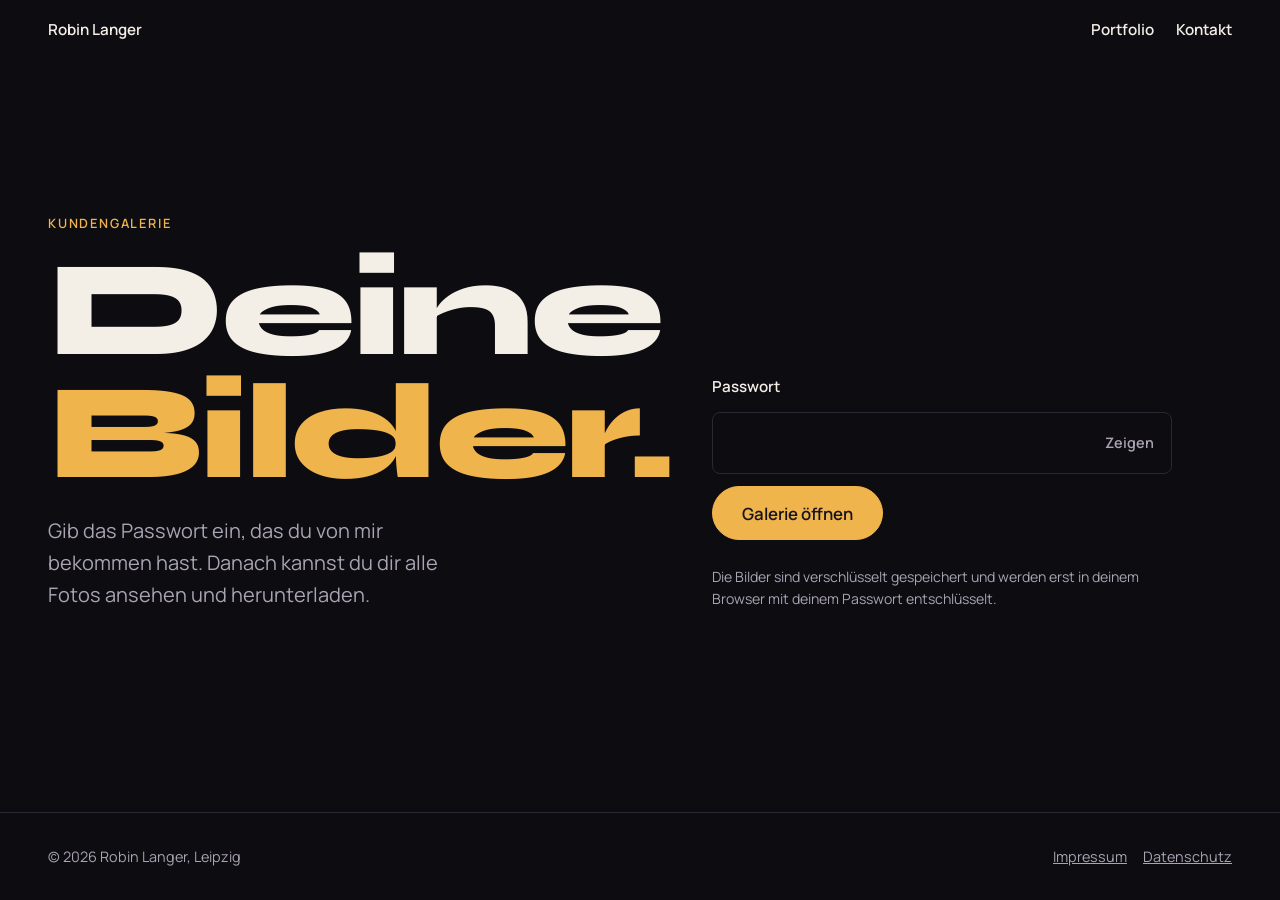
<file: galerie/index.html>
<!doctype html>
<html lang="de" data-theme="dark" style="color-scheme: dark;">
<head>
<meta charset="utf-8">
<meta name="viewport" content="width=device-width, initial-scale=1, viewport-fit=cover">
<meta name="robots" content="noindex, nofollow">
<meta name="referrer" content="no-referrer">
<title>Kundengalerie – Robin Langer</title>
<link rel="preload" href="/fonts/Syne-VF.woff" as="font" type="font/woff" crossorigin>
<link rel="preload" href="/fonts/Manrope-VF.woff" as="font" type="font/woff" crossorigin>
<link rel="stylesheet" href="style.css">
<style>
@font-face{font-family:Syne;font-style:normal;font-weight:600;font-display:swap;src:url(/fonts/Syne-VF.woff) format("woff")}
@font-face{font-family:Syne;font-style:normal;font-weight:800;font-display:swap;src:url(/fonts/Syne-VF.woff) format("woff")}
@font-face{font-family:Manrope;font-style:normal;font-weight:400;font-display:swap;src:url(/fonts/Manrope-VF.woff) format("woff")}
@font-face{font-family:Manrope;font-style:normal;font-weight:500;font-display:swap;src:url(/fonts/Manrope-VF.woff) format("woff")}
@font-face{font-family:Manrope;font-style:normal;font-weight:600;font-display:swap;src:url(/fonts/Manrope-VF.woff) format("woff")}
@font-face{font-family:Cardo;font-style:normal;font-weight:400;font-display:swap;src:url(/fonts/Cardo-Regular.woff) format("woff")}
@font-face{font-family:Cardo;font-style:italic;font-weight:400;font-display:swap;src:url(/fonts/Cardo-Italic.woff) format("woff")}
.lock{display:flex;align-items:center;padding:clamp(2rem,8vw,6rem) 0}
.lock .wrap{width:100%;display:grid;gap:2.5rem;align-items:end}
@media(min-width:900px){.lock .wrap{grid-template-columns:1.2fr 1fr}}
.lock h1 .a{color:var(--accent)}
.lead{font-size:clamp(1rem,2.4vw,1.25rem);color:var(--mute);margin:1.3rem 0 0;max-width:34ch}
.pwform{display:grid;gap:.8rem;max-width:460px;width:100%}
.pwrow{position:relative}
.pwrow input{font-size:1.15rem;padding:.95rem 5.5rem .95rem 1rem;letter-spacing:.04em}
.pwrow button{position:absolute;right:.35rem;top:50%;transform:translateY(-50%);background:none;border:0;color:var(--mute);font:600 .9rem Manrope,sans-serif;padding:.6rem .8rem;cursor:pointer;min-height:44px}
.pwform .btn{justify-self:start;padding:.9rem 1.8rem;font-size:1.05rem}
.ghero{position:relative;overflow:hidden}
.ghero .gin{position:relative;z-index:2}
.ghero .slides{position:absolute;inset:0;background:var(--card)}
.ghero .slides img{position:absolute;inset:0;width:100%;height:100%;object-fit:cover;opacity:0;transform:scale(1.02);transition:opacity 1.6s ease,transform 0s 1.6s}
.ghero .slides img.on{opacity:1;transform:scale(1.12);transition:opacity 1.6s ease,transform 9s linear}
.ghero:not(.has) .slides{display:none}
.ghero.has{display:flex;align-items:flex-end;min-height:clamp(26rem,72svh,46rem);color:#f3eee6;--mute:#d8d2de}
.ghero.has::after{content:"";position:absolute;inset:0;z-index:1;pointer-events:none;background:linear-gradient(to top,rgba(8,7,12,.9) 0%,rgba(8,7,12,.3) 55%,rgba(8,7,12,.5) 100%)}
.ghero.has .gin{width:100%}
.ghero.has .ghead{padding-top:clamp(4rem,14vw,8rem)}
.ghero.has .until{background:rgba(8,7,12,.5);-webkit-backdrop-filter:blur(6px);backdrop-filter:blur(6px)}
.ghero.has .btn.ghost{color:#f3eee6;background:rgba(8,7,12,.4);border-color:rgba(243,238,230,.5);-webkit-backdrop-filter:blur(6px);backdrop-filter:blur(6px)}
.ghero.has .btn.ghost:hover{border-color:var(--accent)}
.ghero.has .hint{color:#d8d2de}
.ghero.has+.gbody{padding-top:clamp(1rem,2.5vw,1.8rem)}
@media (prefers-reduced-motion:reduce){.ghero .slides img,.ghero .slides img.on{transition:none;transform:none}}
.ghead{padding:clamp(1.5rem,5vw,3.5rem) 0 clamp(1.5rem,4vw,2.5rem)}
.ghead h1{font-size:clamp(2.6rem,10vw,6.5rem);overflow-wrap:anywhere}
.gmeta{margin:1.1rem 0 0;color:var(--mute);font-size:1.02rem}
.gnote{margin:1rem 0 0;max-width:62ch;white-space:pre-line}
.until{display:inline-flex;align-items:center;gap:.55rem;margin-top:1.2rem;padding:.45rem .95rem;border:1px solid var(--accent);border-radius:1.4rem;font-weight:600;font-size:.9rem}
.until::before{content:"";width:.5rem;height:.5rem;border-radius:50%;background:var(--accent)}
.actions{display:flex;flex-wrap:wrap;gap:.6rem;margin-top:1.8rem}
.ziplink{margin:.5rem 0 0}.linkbtn{background:none;border:0;padding:.7rem 0;color:var(--mute);font:inherit;font-size:.88rem;text-decoration:underline;cursor:pointer}.linkbtn:hover,.linkbtn:focus-visible{color:var(--ink)}
.dlbox{margin-top:1rem;display:grid;gap:.6rem;max-width:640px}
.dlbox:empty{display:none}
.parts{display:flex;flex-wrap:wrap;gap:.5rem}
.prog{height:4px;background:var(--line);border-radius:2px;overflow:hidden}
.prog i{display:block;height:100%;width:0;background:var(--accent);transition:width .2s}
.grid{--h:clamp(150px,22vw,260px);display:flex;flex-wrap:wrap;gap:clamp(.4rem,1vw,.8rem)}
.grid::after{content:"";flex-grow:9999}
.grid figure{position:relative;margin:0;flex:var(--r) 1 calc(var(--r) * var(--h));aspect-ratio:var(--r);background:var(--card);overflow:hidden;min-width:0}
@media(max-width:520px){.grid{--h:120px}}
.grid figure>button.open{all:unset;display:block;width:100%;height:100%;cursor:zoom-in}
.grid img{width:100%;height:100%;object-fit:cover;display:block;opacity:0;transition:opacity .4s,transform .5s}
.grid img.in{opacity:1}
.grid figure:hover img{transform:scale(1.03)}
.grid .sel{position:absolute;top:.45rem;right:.45rem;width:44px;height:44px;border-radius:50%;border:0;padding:0;display:grid;place-items:center;background:rgba(10,9,14,.55);color:#fff;cursor:pointer;opacity:0;transition:opacity .2s}
.grid .sel svg{width:20px;height:20px}
.grid figure:hover .sel,.grid .sel:focus-visible,.selecting .grid .sel,.grid figure.on .sel{opacity:1}
@media (hover:none){.grid .sel{opacity:.85}}
.grid figure.on{outline:3px solid var(--accent);outline-offset:-3px}
.grid figure.on .sel{background:var(--accent);color:#17141c}
.selbar{position:fixed;left:0;right:0;margin:0 auto;width:max-content;bottom:calc(1rem + env(safe-area-inset-bottom,0px));z-index:20;display:flex;align-items:center;gap:.5rem;flex-wrap:nowrap;justify-content:center;white-space:nowrap;padding:.55rem .6rem .55rem 1.2rem;border-radius:2rem;background:var(--ink);color:var(--bg);box-shadow:0 10px 40px rgba(0,0,0,.4);max-width:calc(100vw - 1.5rem)}
.selbar b{font-weight:700}
@media(max-width:460px){.selbar{gap:.35rem;padding:.45rem .45rem .45rem .95rem}.selbar .selw{display:none}.selbar b::after{content:" ✓"}.selbar .btn.small{padding:.4rem .75rem;font-size:.85rem}}
.selbar .btn.ghost{color:var(--bg);border-color:transparent}
.lb{position:fixed;inset:0;z-index:50;background:rgba(6,5,9,.96);display:none;align-items:center;justify-content:center;padding:calc(3.5rem + env(safe-area-inset-top,0px)) 1rem calc(6rem + env(safe-area-inset-bottom,0px));touch-action:none}
.lb.open{display:flex}
.lb img{max-width:100%;max-height:100%;object-fit:contain;user-select:none;-webkit-user-drag:none}
.lb .ic{position:absolute;background:none;border:0;color:#f3eee6;font-size:2rem;cursor:pointer;padding:.6rem 1rem;line-height:1;min-width:44px;min-height:44px}
.lb .x{top:env(safe-area-inset-top,0px);right:.5rem}
.lb .pv{left:.2rem;top:50%;transform:translateY(-50%)}.lb .nx{right:.2rem;top:50%;transform:translateY(-50%)}
.lb .pos{position:absolute;top:calc(1rem + env(safe-area-inset-top,0px));left:1.2rem;color:#cfc9d6;font-size:.9rem}
.lb .bar{position:absolute;left:0;right:0;bottom:calc(1rem + env(safe-area-inset-bottom,0px));display:flex;flex-direction:column;align-items:center;gap:.4rem;padding:0 1rem;color:#cfc9d6;font-size:.85rem;text-align:center}
.lb .bar .name{max-width:90vw;overflow:hidden;text-overflow:ellipsis;white-space:nowrap}
.lb .wait{position:absolute;color:#f3eee6}
.empty{padding:3rem 0;color:var(--mute)}
/* Instagram-Post */
.ig{position:fixed;inset:0;z-index:60;background:var(--bg);overflow-y:auto;-webkit-overflow-scrolling:touch;padding:env(safe-area-inset-top,0px) 0 env(safe-area-inset-bottom,0px)}
.ig-top{position:sticky;top:0;z-index:2;display:flex;align-items:center;justify-content:space-between;gap:1rem;padding:.6rem clamp(1rem,4vw,3rem);background:var(--bg);border-bottom:1px solid var(--line)}
.ig-top strong{font-family:Syne,sans-serif;font-size:1.3rem}
.ig-count{display:block;color:var(--mute);font-size:.82rem;line-height:1.2}
.ig-x{background:none;border:0;color:var(--ink);font-size:2rem;line-height:1;cursor:pointer;min-width:44px;min-height:44px}
.ig-strip{display:flex;gap:6px;overflow-x:auto;scroll-snap-type:x mandatory;padding:1.2rem clamp(1rem,4vw,3rem);overscroll-behavior-x:contain}
.ig-strip figure{margin:0;flex:none;width:min(64vw,300px);scroll-snap-align:start;position:relative}
.ig-strip canvas{display:block;width:100%;height:auto;aspect-ratio:4/5;background:var(--card);box-shadow:0 2px 14px rgba(0,0,0,.18)}
.ig-strip figcaption{position:absolute;top:.4rem;left:.4rem;min-width:1.6rem;height:1.6rem;display:grid;place-items:center;border-radius:1rem;background:rgba(10,9,14,.6);color:#fff;font-size:.78rem;font-weight:700;padding:0 .4rem}
.ig-ctrl{display:grid;gap:1rem;max-width:640px;padding:0 clamp(1rem,4vw,3rem) 2.5rem}
.ig-lab{font-weight:600;font-size:.95rem;margin-bottom:-.5rem}
.ig-covers{display:flex;gap:.45rem;overflow-x:auto;padding:.2rem 0 .4rem}
.ig-cv{flex:none;width:58px;height:58px;padding:0;border:2px solid transparent;border-radius:.5rem;overflow:hidden;background:var(--card);cursor:pointer}
.ig-cv img{width:100%;height:100%;object-fit:cover;display:block}
.ig-cv.on{border-color:var(--accent)}
.ig-field{display:grid;gap:.35rem}
.ig .check{display:flex;gap:.7rem;align-items:flex-start;font-weight:400}
.ig .check input{width:1.2rem;height:1.2rem;margin:.2rem 0 0;accent-color:var(--accent);flex:none}
.ig-seg{display:inline-flex;border:1px solid var(--line);border-radius:2rem;padding:3px;justify-self:start}
.ig-seg button{background:none;border:0;color:var(--ink);font:600 .95rem Manrope,sans-serif;padding:.5rem 1.2rem;border-radius:2rem;cursor:pointer;min-height:40px}
.ig-seg button[aria-pressed="true"]{background:var(--ink);color:var(--bg)}
.ig-styles{flex-wrap:wrap;border-radius:1.4rem}
.ig-styles button{padding:.5rem 1rem}
.ig-acts{display:flex;flex-wrap:wrap;gap:.6rem;position:sticky;bottom:0;z-index:2;background:var(--bg);padding:.8rem 0 calc(.8rem + env(safe-area-inset-bottom,0px));margin-bottom:-1rem}
@media(max-width:420px){header.top nav{gap:.9rem}header.top a{font-size:.85rem}}
</style>
</head>
<body>
<header class="top"><a href="/">Robin Langer</a><nav><a href="/#portfolio">Portfolio</a><a href="/#kontakt">Kontakt</a></nav></header>

<main id="lock" class="lock">
  <div class="wrap">
    <div>
      <p class="eyebrow">Kundengalerie</p>
      <h1>Deine<br><span class="a">Bilder.</span></h1>
      <p class="lead">Gib das Passwort ein, das du von mir bekommen hast. Danach kannst du dir alle Fotos ansehen und herunterladen.</p>
    </div>
    <form class="pwform" id="pwform" autocomplete="off">
      <label for="pw">Passwort</label>
      <div class="pwrow">
        <input id="pw" type="password" autocapitalize="off" autocorrect="off" spellcheck="false" required>
        <button type="button" id="eye" aria-pressed="false">Zeigen</button>
      </div>
      <button class="btn" type="submit" id="go">Galerie öffnen</button>
      <p class="err" id="err" role="alert"></p>
      <p class="hint">Die Bilder sind verschlüsselt gespeichert und werden erst in deinem Browser mit deinem Passwort entschlüsselt.</p>
    </form>
  </div>
</main>

<main id="gal" hidden>
  <section class="ghero" id="ghero">
    <div class="slides" id="gslides" aria-hidden="true"></div>
    <div class="wrap gin">
      <div class="ghead">
        <p class="eyebrow">Kundengalerie</p>
        <h1 id="gt"></h1>
        <p class="gmeta" id="gmeta"></p>
        <p class="gnote" id="gnote" hidden></p>
        <p class="until" id="until" hidden></p>
        <div class="actions">
          <button class="btn" id="dlAll" type="button">Alle herunterladen</button>
          <button class="btn ghost" id="selMode" type="button" aria-pressed="false">Bilder auswählen</button>
          <button class="btn ghost" id="igAll" type="button">Instagram-Post</button>
          <button class="btn ghost" id="logout" type="button">Abmelden</button>
        </div>
        <p class="ziplink"><button type="button" class="linkbtn" id="dlZip">Lieber alle Bilder als ZIP-Datei?</button></p>
        <div class="dlbox" id="dlbox" aria-live="polite"></div>
      </div>
    </div>
  </section>
  <div class="wrap gbody">
    <div class="grid" id="grid"></div>
    <p class="empty" id="empty" hidden>In dieser Galerie sind noch keine Bilder.</p>
  </div>
</main>

<div class="selbar" id="selbar" hidden>
  <span><b id="selN">0</b><span class="selw"> ausgewählt</span></span>
  <button class="btn small" id="dlSel" type="button">Herunterladen</button>
  <button class="btn small ghost" id="igSel" type="button">Insta-Post</button>
  <button class="btn small ghost" id="selClear" type="button">Fertig</button>
</div>

<div class="lb" id="lb" role="dialog" aria-modal="true" aria-label="Bildansicht">
  <span class="pos" id="lbPos"></span>
  <span class="wait spin" id="lbWait" hidden></span>
  <img id="lbImg" alt="">
  <button class="ic x" id="lbX" type="button" aria-label="Schließen">×</button>
  <button class="ic pv" id="lbP" type="button" aria-label="Vorheriges Bild">‹</button>
  <button class="ic nx" id="lbN" type="button" aria-label="Nächstes Bild">›</button>
  <div class="bar"><span class="name" id="lbName"></span><button class="btn small" id="lbDl" type="button">Herunterladen</button></div>
</div>

<footer><span>© <span id="yr"></span> Robin Langer, Leipzig</span><nav><a href="/#impressum">Impressum</a><a href="/#datenschutz">Datenschutz</a></nav></footer>

<script src="config.js"></script>
<script src="shared.js"></script>
<script src="insta-stile.js"></script>
<script src="insta.js"></script>
<script>
(function () {
  'use strict';
  var G = window.Galerie, $ = function (id) { return document.getElementById(id); };
  var STORE = (window.GALERIE_STORE || '').replace(/\/+$/, '');
  var BASE = STORE + '/g/';
  var PART_LIMIT = 400e6;
  var S = { key: null, id: null, m: null, sel: new Set(), selecting: false, thumbs: {}, prev: {}, prevOrder: [], cur: -1 };
  $('yr').textContent = new Date().getFullYear();

  // ---------- Entsperren ----------
  $('eye').onclick = function () {
    var show = $('pw').type === 'password';
    $('pw').type = show ? 'text' : 'password';
    this.textContent = show ? 'Verbergen' : 'Zeigen';
    this.setAttribute('aria-pressed', show);
  };
  $('pwform').onsubmit = function (e) { e.preventDefault(); unlock($('pw').value); };

  function pwVariants(pw) {
    var a = pw.trim(), out = [a], up = a.toUpperCase(), raw = up.replace(/[\s-]+/g, '');
    if (up !== a) out.push(up);
    if (/^[A-HJ-NP-Z2-9]{12}$/.test(raw)) { var f = raw.slice(0, 4) + '-' + raw.slice(4, 8) + '-' + raw.slice(8); if (out.indexOf(f) < 0) out.push(f); }
    return out;
  }
  async function unlock(pw) {
    if (!pw.trim()) return;
    if (!STORE) { $('err').textContent = 'Die Galerie wird gerade eingerichtet. Bitte versuch es später noch einmal.'; return; }
    var go = $('go'); go.disabled = true; go.innerHTML = '<span class="spin"></span> Wird geöffnet…'; $('err').textContent = '';
    try {
      var d, r, used;
      // Erst genau wie eingegeben, dann Großschreibung und die Form XXXX-XXXX-XXXX probieren
      // (erzeugte Passwörter sind groß geschrieben; am Handy wird oft klein oder ohne Striche getippt)
      var tries = pwVariants(pw);
      for (var i = 0; i < tries.length; i++) {
        d = await G.derive(tries[i]);
        r = await fetch(BASE + d.id + '/m.bin', { cache: 'no-store' });
        if (r.status !== 404) { used = tries[i]; break; }
      }
      if (r.status === 404) throw new Error('Zu diesem Passwort gibt es keine Galerie. Bitte prüfe die Schreibweise.');
      if (!r.ok) throw new Error('Die Galerie konnte gerade nicht geladen werden. Bitte versuch es gleich noch einmal.');
      var m = JSON.parse(new TextDecoder().decode(await G.decrypt(d.key, await r.arrayBuffer())));
      S.key = d.key; S.id = d.id; S.m = m;
      try { sessionStorage.setItem('galerie-pw', used); } catch (_) {}
      render();
    } catch (err) {
      $('err').textContent = err.name === 'OperationError' ? 'Das Passwort passt nicht.' : err.message;
      try { sessionStorage.removeItem('galerie-pw'); } catch (_) {}
    } finally { go.disabled = false; go.textContent = 'Galerie öffnen'; }
  }

  $('logout').onclick = function () { try { sessionStorage.removeItem('galerie-pw'); } catch (_) {} location.replace(location.pathname); };

  // ---------- Galerie ----------
  function render() {
    var m = S.m, imgs = m.images || [];
    document.title = (m.title || 'Galerie') + ' – Robin Langer';
    $('gt').textContent = m.title || 'Deine Galerie';
    var total = imgs.reduce(function (s, i) { return s + (i.size || 0); }, 0);
    $('gmeta').textContent = [m.date ? G.fmtDate(m.date) : '', imgs.length + (imgs.length === 1 ? ' Bild' : ' Bilder'), total ? G.fmtBytes(total) : ''].filter(Boolean).join(' · ');
    if (m.note) { $('gnote').textContent = m.note; $('gnote').hidden = false; }
    if (m.until) { $('until').textContent = 'Download möglich bis ' + G.fmtDate(m.until); $('until').hidden = false; }
    $('empty').hidden = imgs.length > 0;
    $('dlAll').hidden = $('selMode').hidden = $('igAll').hidden = imgs.length === 0;
    var grid = $('grid'); grid.innerHTML = '';
    imgs.forEach(function (it, i) {
      var f = document.createElement('figure');
      f.style.setProperty('--r', ((it.w || 3) / (it.h || 2)).toFixed(4));
      f.dataset.i = i;
      f.innerHTML = '<button class="open" type="button" aria-label="Bild ' + (i + 1) + ' öffnen"><img alt=""></button>' +
        '<button class="sel" type="button" aria-pressed="false" aria-label="Bild ' + (i + 1) + ' auswählen"><svg viewBox="0 0 24 24" fill="none" stroke="currentColor" stroke-width="3" stroke-linecap="round" stroke-linejoin="round"><path d="M5 12.5l4.5 4.5L19 7.5"/></svg></button>';
      grid.appendChild(f);
      io.observe(f);
    });
    $('lock').hidden = true; $('gal').hidden = false;
    window.scrollTo(0, 0);
    startHero();
    if (S.openIg && imgs.length) { S.openIg = false; openInsta(allIdx()); }
  }

  $('grid').addEventListener('click', function (e) {
    var f = e.target.closest('figure'); if (!f) return;
    var i = +f.dataset.i;
    if (e.target.closest('.sel') || S.selecting) toggleSel(i, f); else openLb(i);
  });

  // Vorschaubilder nach und nach laden
  var queue = [], active = 0;
  var io = new IntersectionObserver(function (ents) {
    ents.forEach(function (en) { if (en.isIntersecting) { io.unobserve(en.target); queue.push(+en.target.dataset.i); pump(); } });
  }, { rootMargin: '800px 0px' });
  function pump() {
    while (active < 5 && queue.length) {
      active++;
      (function (i) {
        getImg('t', i).then(function (url) {
          var img = $('grid').children[i].querySelector('img');
          img.onload = function () { img.classList.add('in'); };
          img.src = url;
        }).catch(function () {}).finally(function () { active--; pump(); });
      })(queue.shift());
    }
  }
  async function fetchDec(kind, n) {
    var r = await fetch(BASE + S.id + '/' + kind + '/' + n + '.bin');
    if (!r.ok) throw new Error('Datei fehlt');
    return G.decrypt(S.key, await r.arrayBuffer());
  }
  async function getImg(kind, i) {
    var it = S.m.images[i], cache = kind === 't' ? S.thumbs : S.prev;
    if (cache[i]) return cache[i];
    var p = fetchDec(kind, it.n).then(function (buf) { return URL.createObjectURL(new Blob([buf], { type: 'image/jpeg' })); });
    cache[i] = p;
    if (kind === 'p') {
      S.prevOrder.push(i);
      while (S.prevOrder.length > 12) { var old = S.prevOrder.shift(); var u = S.prev[old]; delete S.prev[old]; u.then(URL.revokeObjectURL); }
    }
    try { return await p; } catch (e) { delete cache[i]; throw e; }
  }

  // ---------- Hintergrund: wechselnde Bilder aus der Galerie ----------
  var H = null, HERO_N = 6, HERO_MS = 6500;
  var REDUCED = window.matchMedia && matchMedia('(prefers-reduced-motion: reduce)').matches;
  // Passende Bilder wählen: bei vielen Fotos die, deren Format am besten zum Kopfbereich passt, gleichmäßig verteilt
  function pickHero(imgs, ratio) {
    var n = imgs.length, all = imgs.map(function (_, i) { return i; });
    if (n <= HERO_N) return all;
    function dist(i) { return Math.abs(Math.log(((imgs[i].w || 3) / (imgs[i].h || 2)) / ratio)); }
    var pool = all.slice().sort(function (a, b) { return dist(a) - dist(b); })
      .slice(0, Math.max(HERO_N, Math.ceil(n / 2))).sort(function (a, b) { return a - b; });
    var out = [];
    for (var k = 0; k < HERO_N; k++) out.push(pool[Math.floor((k + .5) * pool.length / HERO_N)]);
    return out;
  }
  function startHero() {
    var hero = $('ghero'), box = $('gslides'), imgs = (S.m && S.m.images) || [];
    if (H && H.timer) clearTimeout(H.timer);
    box.innerHTML = ''; H = null;
    if (!imgs.length) { hero.classList.remove('has'); return; }
    hero.classList.add('has');
    var pick = pickHero(imgs, hero.clientWidth / Math.max(hero.clientHeight, 1));
    var h = H = { pick: pick, st: [], cur: -1, vis: true, timer: null, slides: pick.map(function () {
      var e = document.createElement('img'); e.alt = ''; e.decoding = 'async'; box.appendChild(e); return e;
    }) };
    function alive() { return h === H; }
    function giveUp() {      // alle Bilder fehlgeschlagen: normaler Kopf ohne Hintergrund
      if (!alive()) return;
      for (var k = 0; k < pick.length; k++) if (h.st[k] !== 3) return;
      hero.classList.remove('has');
    }
    function show(k) {
      h.cur = k;
      setTimeout(function () { if (alive()) h.slides[k].classList.add('on'); }, 60);
      if (pick.length > 1 && !REDUCED) {
        setTimeout(function () { if (alive()) load((k + 1) % pick.length); }, 2500);
        h.timer = setTimeout(tick, HERO_MS);
      }
    }
    function load(k) {
      if (!alive() || h.st[k]) return;
      h.st[k] = 1;
      fetchDec('p', S.m.images[pick[k]].n).then(function (buf) {
        if (!alive()) return;
        var e = h.slides[k];
        e.onload = function () { h.st[k] = 2; if (alive() && h.cur < 0) show(k); };
        e.onerror = function () { h.st[k] = 3; giveUp(); if (alive() && h.cur < 0) next0(); };
        e.src = URL.createObjectURL(new Blob([buf], { type: 'image/jpeg' }));
      }).catch(function () { h.st[k] = 3; giveUp(); if (alive() && h.cur < 0) next0(); });
    }
    function next0() {       // erstes Bild ging nicht: das nächste probieren
      for (var k = 0; k < pick.length; k++) if (!h.st[k]) { load(k); return; }
    }
    function tick() {
      if (!alive()) return;
      h.timer = setTimeout(tick, HERO_MS);
      if (document.hidden || !h.vis) return;
      var n = pick.length, t = h.cur;
      for (var j = 1; j < n; j++) { var m = (h.cur + j) % n; if (h.st[m] !== 3) { t = m; break; } }
      if (t === h.cur) return;
      if (h.st[t] !== 2) { load(t); return; }
      h.slides[h.cur].classList.remove('on'); h.cur = t; h.slides[t].classList.add('on');
      load((t + 1) % n);
    }
    if ('IntersectionObserver' in window) {
      new IntersectionObserver(function (ents) { if (alive()) h.vis = ents[ents.length - 1].isIntersecting; }).observe(hero);
    }
    load(0);
  }

  // ---------- Auswahl ----------
  function toggleSel(i, f) {
    f = f || $('grid').children[i];
    if (S.sel.has(i)) S.sel.delete(i); else S.sel.add(i);
    var on = S.sel.has(i); f.classList.toggle('on', on); f.querySelector('.sel').setAttribute('aria-pressed', on);
    updSel();
  }
  function updSel() {
    $('selN').textContent = S.sel.size;
    $('selbar').hidden = !(S.selecting || S.sel.size);
    $('dlSel').disabled = $('igSel').disabled = !S.sel.size;
  }
  $('selMode').onclick = function () {
    S.selecting = !S.selecting;
    this.setAttribute('aria-pressed', S.selecting);
    this.textContent = S.selecting ? 'Auswahl beenden' : 'Bilder auswählen';
    document.body.classList.toggle('selecting', S.selecting);
    updSel();
  };
  $('selClear').onclick = function () {
    S.sel.forEach(function (i) { var f = $('grid').children[i]; f.classList.remove('on'); f.querySelector('.sel').setAttribute('aria-pressed', 'false'); });
    S.sel.clear();
    if (S.selecting) $('selMode').click(); else updSel();
  };
  // ---------- Download ----------
  // iPhone/iPad: Teilen-Menü ("Bilder sichern" legt sie direkt in Fotos ab). Sonst: Bilder einzeln als Dateien.
  // Die ZIP-Datei bleibt als zweite Möglichkeit.
  var IOS = /iPad|iPhone|iPod/.test(navigator.userAgent) || (navigator.platform === 'MacIntel' && navigator.maxTouchPoints > 1);
  var SHARE_LIMIT = 100e6, SHARE_MAX = 25;
  var SHARE = (function () {
    try { return !!(IOS && navigator.share && navigator.canShare && navigator.canShare({ files: [new File([new Blob(['x'])], 'a.jpg', { type: 'image/jpeg' })] })); }
    catch (e) { return false; }
  })();
  function save(blob, name) {
    var a = document.createElement('a');
    a.href = URL.createObjectURL(blob); a.download = name; a.rel = 'noopener';
    document.body.appendChild(a); a.click(); a.remove();
    setTimeout(function () { URL.revokeObjectURL(a.href); }, 120000);
  }
  function sleep(ms) { return new Promise(function (r) { setTimeout(r, ms); }); }
  async function original(i) {
    var it = S.m.images[i];
    return new Blob([await fetchDec('o', it.n)], { type: it.type || 'image/jpeg' });
  }
  // Dateiname je Bild; doppelte Namen bekommen -2, -3 …, damit nichts überschrieben wird
  function fileName(i, used) {
    var nm = S.m.images[i].name || ('bild-' + (i + 1) + '.jpg');
    var lk = nm.toLowerCase(), c = used[lk] || 0; used[lk] = c + 1;
    if (c) { var dot = nm.lastIndexOf('.'); nm = (dot > 0 ? nm.slice(0, dot) : nm) + '-' + (c + 1) + (dot > 0 ? nm.slice(dot) : ''); }
    return nm;
  }
  function splitParts(idx, limit, max) {
    var parts = [], cur = [], sz = 0;
    idx.forEach(function (i) {
      var s = S.m.images[i].size || 0;
      if (cur.length && (sz + s > limit || (max && cur.length >= max))) { parts.push(cur); cur = []; sz = 0; }
      cur.push(i); sz += s;
    });
    if (cur.length) parts.push(cur);
    return parts;
  }
  function partsUi(box, intro, parts, label, run) {
    box.innerHTML = '<p class="hint"></p><div class="parts"></div>';
    box.querySelector('p').textContent = intro;
    parts.forEach(function (p, k) {
      var b = document.createElement('button');
      b.type = 'button'; b.className = 'btn ghost small';
      var bytes = p.reduce(function (s, i) { return s + (S.m.images[i].size || 0); }, 0);
      b.textContent = 'Teil ' + (k + 1) + ' · ' + p.length + (p.length === 1 ? ' Bild' : ' Bilder') + ' · ' + G.fmtBytes(bytes);
      b.onclick = function () { run(p, k, b); };
      box.querySelector('.parts').appendChild(b);
    });
  }
  function progressUi(box) {
    var st = document.createElement('div');
    st.innerHTML = '<p class="hint"></p><div class="prog"><i></i></div>';
    box.appendChild(st);
    var txt = st.querySelector('p'), bar = st.querySelector('i');
    return { el: st, txt: txt, say: function (t, err) { txt.textContent = t; txt.className = err ? 'err' : 'hint'; }, pct: function (v) { bar.style.width = v + '%'; } };
  }
  var busy = false;

  async function download(idx, suffix) {
    if (busy || !idx.length) return;
    var box = $('dlbox');
    if (SHARE) return shareDownload(idx, box);
    if (idx.length === 1) {
      busy = true; box.innerHTML = '<p class="hint">Bild wird vorbereitet…</p>';
      try { save(await original(idx[0]), S.m.images[idx[0]].name); box.innerHTML = ''; }
      catch (e) { box.innerHTML = '<p class="err">Download fehlgeschlagen. Bitte versuch es noch einmal.</p>'; }
      busy = false; return;
    }
    return directDownload(idx, box);
  }

  // Mehrere Bilder als einzelne Dateien nacheinander
  async function directDownload(idx, box) {
    busy = true; box.innerHTML = '';
    var pr = progressUi(box), used = {}, ok = 0, failed = 0;
    var note = document.createElement('p'); note.className = 'hint';
    note.textContent = 'Dein Browser fragt eventuell, ob diese Seite mehrere Dateien laden darf. Bitte erlaube das, sonst stoppt der Download.';
    box.appendChild(note);
    for (var k = 0; k < idx.length; k++) {
      pr.say('Bild ' + (k + 1) + ' von ' + idx.length + ' wird geladen …'); pr.pct(k / idx.length * 100);
      try { save(await original(idx[k]), fileName(idx[k], used)); ok++; } catch (e) { failed++; }
      await sleep(400);
    }
    pr.pct(100); note.remove();
    if (!ok) pr.say('Download fehlgeschlagen. Bitte versuch es noch einmal.', true);
    else pr.say('Fertig. ' + ok + (ok === 1 ? ' Bild liegt' : ' Bilder liegen') + ' jetzt im Download-Ordner deines Geräts.' +
      (failed ? ' ' + failed + ' konnten nicht geladen werden, bitte versuch sie noch einmal.' : '') +
      ' Fehlen welche, hat dein Browser sie blockiert. Dann nimm bitte die ZIP-Datei.', failed > 0);
    busy = false;
  }

  // iPhone/iPad: Teilen-Menü
  async function trySharing(files) {
    try {
      if (navigator.canShare && !navigator.canShare({ files: files })) return 'unsupported';
      await navigator.share({ files: files });
      return 'ok';
    } catch (e) {
      var n = e && e.name;
      return n === 'AbortError' ? 'cancel' : n === 'NotAllowedError' ? 'blocked' : 'error';
    }
  }
  async function shareDownload(idx, box) {
    var parts = splitParts(idx, SHARE_LIMIT, SHARE_MAX);
    if (parts.length === 1) { box.innerHTML = ''; return sharePart(parts[0], null); }
    partsUi(box, 'Damit dein Handy nicht überlastet wird, lade ich die Bilder in ' + parts.length + ' Teilen. Tippe jeweils auf „Bilder sichern“, dann landen sie in deiner Fotos-App:',
      parts, 'Teil', function (p, k, b) { sharePart(p, b); });
  }
  async function sharePart(idx, btn) {
    if (busy) return; busy = true;
    var box = $('dlbox');
    var pr = progressUi(box), used = {}, files = [], done = 0;
    pr.say('Bilder werden vorbereitet: 0 von ' + idx.length);
    try {
      var results = new Array(idx.length), next = 0;
      var worker = async function () {
        while (next < idx.length) {
          var k = next++, i = idx[k];
          results[k] = await original(i);
          done++; pr.say('Bilder werden vorbereitet: ' + done + ' von ' + idx.length); pr.pct(done / idx.length * 100);
        }
      };
      await Promise.all([worker(), worker(), worker()]);
      results.forEach(function (blob, k) { files.push(new File([blob], fileName(idx[k], used), { type: blob.type || 'image/jpeg' })); });
    } catch (e) {
      pr.say('Download fehlgeschlagen. Bitte versuch es noch einmal.', true); busy = false; return;
    }
    busy = false;
    function finish() { pr.say('Fertig.'); if (btn) { btn.disabled = true; btn.textContent = '✓ ' + btn.textContent; } setTimeout(function () { pr.el.remove(); }, 4000); }
    function fallback() {
      pr.say('Dein Browser konnte das Teilen-Menü nicht öffnen. Die Bilder werden stattdessen als Dateien geladen.');
      files.forEach(function (f, k) { setTimeout(function () { save(f, f.name); }, k * 400); });
      setTimeout(function () { pr.el.remove(); }, 8000 + files.length * 400);
      if (btn) { btn.disabled = true; btn.textContent = '✓ ' + btn.textContent; }
    }
    function ask(first) {
      pr.say(first ? 'Die Bilder sind bereit. Tippe auf „Bilder sichern“, dann landen sie in deiner Fotos-App.' : 'Abgebrochen. Du kannst es noch einmal versuchen.');
      var go = document.createElement('button');
      go.type = 'button'; go.className = 'btn small'; go.textContent = first ? 'Jetzt sichern' : 'Nochmal öffnen';
      go.onclick = async function () {
        go.disabled = true;
        var r2 = await trySharing(files);
        go.remove();
        if (r2 === 'ok') finish(); else if (r2 === 'cancel') ask(false); else if (r2 === 'blocked') ask(true); else fallback();
      };
      pr.el.appendChild(go);
    }
    // Wenn das Handy es noch als Folge des Tippens akzeptiert, öffnet sich das Teilen-Menü gleich, sonst mit einem zweiten Tippen
    var r = await trySharing(files);
    if (r === 'ok') finish(); else if (r === 'cancel') ask(false); else if (r === 'blocked') ask(true); else fallback();
  }
  // Einzelbild in der Großansicht (iPhone/iPad)
  var lbReady = null;
  async function shareOne(i) {
    var btn = $('lbDl');
    if (lbReady && lbReady.i === i) {
      var r1 = await trySharing([lbReady.file]);
      if (r1 === 'ok' || r1 === 'cancel') { lbReady = null; lbLabel(i); }
      else if (r1 !== 'blocked') { save(lbReady.file, lbReady.file.name); lbReady = null; lbLabel(i); }
      return;
    }
    btn.disabled = true; btn.textContent = 'Wird vorbereitet…';
    var file;
    try { var blob = await original(i); file = new File([blob], S.m.images[i].name || ('bild-' + (i + 1) + '.jpg'), { type: blob.type || 'image/jpeg' }); }
    catch (e) { btn.disabled = false; btn.textContent = 'Fehlgeschlagen, nochmal versuchen'; return; }
    btn.disabled = false;
    if (S.cur !== i) return;
    var r = await trySharing([file]);
    if (r === 'blocked') { lbReady = { i: i, file: file }; btn.textContent = 'Jetzt sichern'; }
    else if (r === 'ok' || r === 'cancel') lbLabel(i);
    else { save(file, file.name); lbLabel(i); }
  }
  function lbLabel(i) { var it = S.m.images[i]; $('lbDl').textContent = 'Herunterladen' + (it && it.size ? ' · ' + G.fmtBytes(it.size) : ''); }

  // ZIP-Datei (zweite Möglichkeit)
  async function zipDownload(idx, suffix) {
    if (busy || !idx.length) return;
    var box = $('dlbox');
    var parts = splitParts(idx, PART_LIMIT, 0);
    var base = G.slug(S.m.title) + (suffix ? '-' + suffix : '');
    if (parts.length === 1) { box.innerHTML = ''; return zipPart(parts[0], base + '.zip', null); }
    partsUi(box, 'Die Bilder sind zusammen recht groß. Lade sie deshalb in ' + parts.length + ' Teilen herunter, einen nach dem anderen:',
      parts, 'Teil', function (p, k, b) { zipPart(p, base + '-teil-' + (k + 1) + '.zip', b); });
  }
  async function zipPart(idx, name, btn) {
    if (busy) return; busy = true;
    var box = $('dlbox'), st = document.createElement('div');
    st.innerHTML = '<p class="hint"></p><div class="prog"><i></i></div>';
    box.appendChild(st);
    var txt = st.querySelector('p'), bar = st.querySelector('i');
    var zip = new G.Zip(), used = {}, done = 0, total = idx.reduce(function (s, i) { return s + (S.m.images[i].size || 0); }, 0), got = 0;
    function tick() { txt.textContent = 'Bilder werden vorbereitet: ' + done + ' von ' + idx.length; bar.style.width = (total ? got / total * 100 : done / idx.length * 100) + '%'; }
    tick();
    try {
      var results = new Array(idx.length), next = 0;
      async function worker() {
        while (next < idx.length) {
          var k = next++, i = idx[k];
          results[k] = await fetchDec('o', S.m.images[i].n);
          done++; got += S.m.images[i].size || 0; tick();
        }
      }
      await Promise.all([worker(), worker(), worker()]);
      results.forEach(function (buf, k) { zip.add(fileName(idx[k], used), buf); });
      txt.textContent = 'Fertig – der Download startet.';
      save(zip.blob(), name);
      if (btn) { btn.disabled = true; btn.textContent = '✓ ' + btn.textContent; }
      setTimeout(function () { st.remove(); }, 4000);
    } catch (e) {
      txt.textContent = 'Download fehlgeschlagen. Bitte versuch es noch einmal.'; txt.className = 'err';
    }
    busy = false;
  }
  $('dlSel').onclick = function () {
    var idx = Array.from(S.sel).sort(function (a, b) { return a - b; });
    download(idx, 'auswahl');
  };
  $('dlAll').onclick = function () { download(allIdx(), ''); };
  $('dlZip').onclick = function () { zipDownload(allIdx(), ''); };
  function allIdx() { return S.m.images.map(function (_, i) { return i; }); }

  // ---------- Instagram-Post ----------
  // Ausgewählte Bilder in der Reihenfolge, in der sie angetippt wurden; ohne Auswahl alle (höchstens 36)
  var IG_MAX = 36;
  var SHARE_FILES = (function () {
    try { return !!(navigator.share && navigator.canShare && window.matchMedia('(pointer: coarse)').matches && navigator.canShare({ files: [new File([new Blob(['x'])], 'a.jpg', { type: 'image/jpeg' })] })); }
    catch (e) { return false; }
  })();
  function openInsta(idx) {
    if (!window.GalerieInsta || !idx.length) return;
    var note = '';
    if (idx.length > IG_MAX) { note = 'Es werden die ersten ' + IG_MAX + ' Bilder verwendet. Wähle Bilder aus, um selbst zu bestimmen, welche hineinkommen.'; idx = idx.slice(0, IG_MAX); }
    window.GalerieInsta.open({
      images: idx.map(function (i) { var it = S.m.images[i]; return { i: i, w: it.w, h: it.h }; }),
      title: S.m.title, note: note, kind: S.m.kind,
      fetchP: function (i) { return fetchDec('p', S.m.images[i].n); },
      thumb: function (i) { return getImg('t', i); },
      save: save, share: trySharing, canShare: SHARE_FILES, slug: G.slug
    });
  }
  $('igAll').onclick = function () { openInsta(S.sel.size ? Array.from(S.sel) : allIdx()); };
  $('igSel').onclick = function () { openInsta(Array.from(S.sel)); };

  // ---------- Großansicht ----------
  var lb = $('lb'), lbImg = $('lbImg'), lastFocus = null;
  async function openLb(i) {
    if (!lb.classList.contains('open')) { lastFocus = document.activeElement; lb.classList.add('open'); document.body.style.overflow = 'hidden'; $('lbX').focus(); }
    S.cur = i;
    var it = S.m.images[i];
    $('lbPos').textContent = (i + 1) + ' / ' + S.m.images.length;
    $('lbName').textContent = it.name || '';
    lbReady = null; $('lbDl').disabled = false; lbLabel(i);
    lbImg.alt = 'Bild ' + (i + 1);
    var th = S.thumbs[i];
    if (th) th.then(function (u) { if (S.cur === i && !lbImg.dataset.hi) lbImg.src = u; });
    lbImg.dataset.hi = '';
    $('lbWait').hidden = false;
    try {
      var u = await getImg('p', i);
      if (S.cur === i) { lbImg.src = u; lbImg.dataset.hi = '1'; }
    } catch (e) {}
    if (S.cur === i) $('lbWait').hidden = true;
    [i + 1, i - 1].forEach(function (j) { if (j >= 0 && j < S.m.images.length) getImg('p', j).catch(function () {}); });
  }
  function closeLb() { lb.classList.remove('open'); document.body.style.overflow = ''; lbImg.removeAttribute('src'); S.cur = -1; if (lastFocus) lastFocus.focus(); }
  function step(d) { var n = S.m.images.length; openLb((S.cur + d + n) % n); }
  $('lbX').onclick = closeLb; $('lbP').onclick = function () { step(-1); }; $('lbN').onclick = function () { step(1); };
  $('lbDl').onclick = function () { if (SHARE) shareOne(S.cur); else download([S.cur], ''); };
  lb.addEventListener('click', function (e) { if (e.target === lb) closeLb(); });
  document.addEventListener('keydown', function (e) {
    if (!lb.classList.contains('open')) return;
    if (e.key === 'Escape') closeLb(); else if (e.key === 'ArrowLeft') step(-1); else if (e.key === 'ArrowRight') step(1);
  });
  var tx = null, ty = null;
  lb.addEventListener('touchstart', function (e) { if (e.touches.length === 1) { tx = e.touches[0].clientX; ty = e.touches[0].clientY; } }, { passive: true });
  lb.addEventListener('touchend', function (e) {
    if (tx === null) return;
    var dx = e.changedTouches[0].clientX - tx, dy = e.changedTouches[0].clientY - ty; tx = null;
    if (Math.abs(dx) > 50 && Math.abs(dx) > Math.abs(dy)) step(dx < 0 ? 1 : -1);
    else if (dy > 90 && Math.abs(dy) > Math.abs(dx)) closeLb();
  });

  // ---------- Start: Passwort aus Link (#k=…) oder aus dieser Sitzung ----------
  function fromHash() {
    var hp = new URLSearchParams(location.hash.slice(1)), hk = hp.get('k');
    if (!hk) return false;
    if (hp.get('ig') === '1') S.openIg = true;
    history.replaceState(null, '', location.pathname); $('pw').value = hk; unlock(hk);
    return true;
  }
  // Link mit #k=… wird in einem schon geöffneten Tab eingefügt: Adresse ändert sich nur hinter dem #, die Seite lädt nicht neu
  window.addEventListener('hashchange', function () {
    var hk = new URLSearchParams(location.hash.slice(1)).get('k');
    if (!hk) return;
    if (S.m) { try { sessionStorage.setItem('galerie-pw', hk); } catch (_) {} history.replaceState(null, '', location.pathname); location.reload(); }
    else fromHash();
  });
  if (!fromHash()) { try { var sp = sessionStorage.getItem('galerie-pw'); if (sp) { $('pw').value = sp; unlock(sp); } } catch (_) {} }
  if (!window.crypto || !crypto.subtle) $('err').textContent = 'Dein Browser ist zu alt für diese Galerie. Bitte öffne sie in einem aktuellen Browser.';
})();
</script>
</body>
</html>
</file>
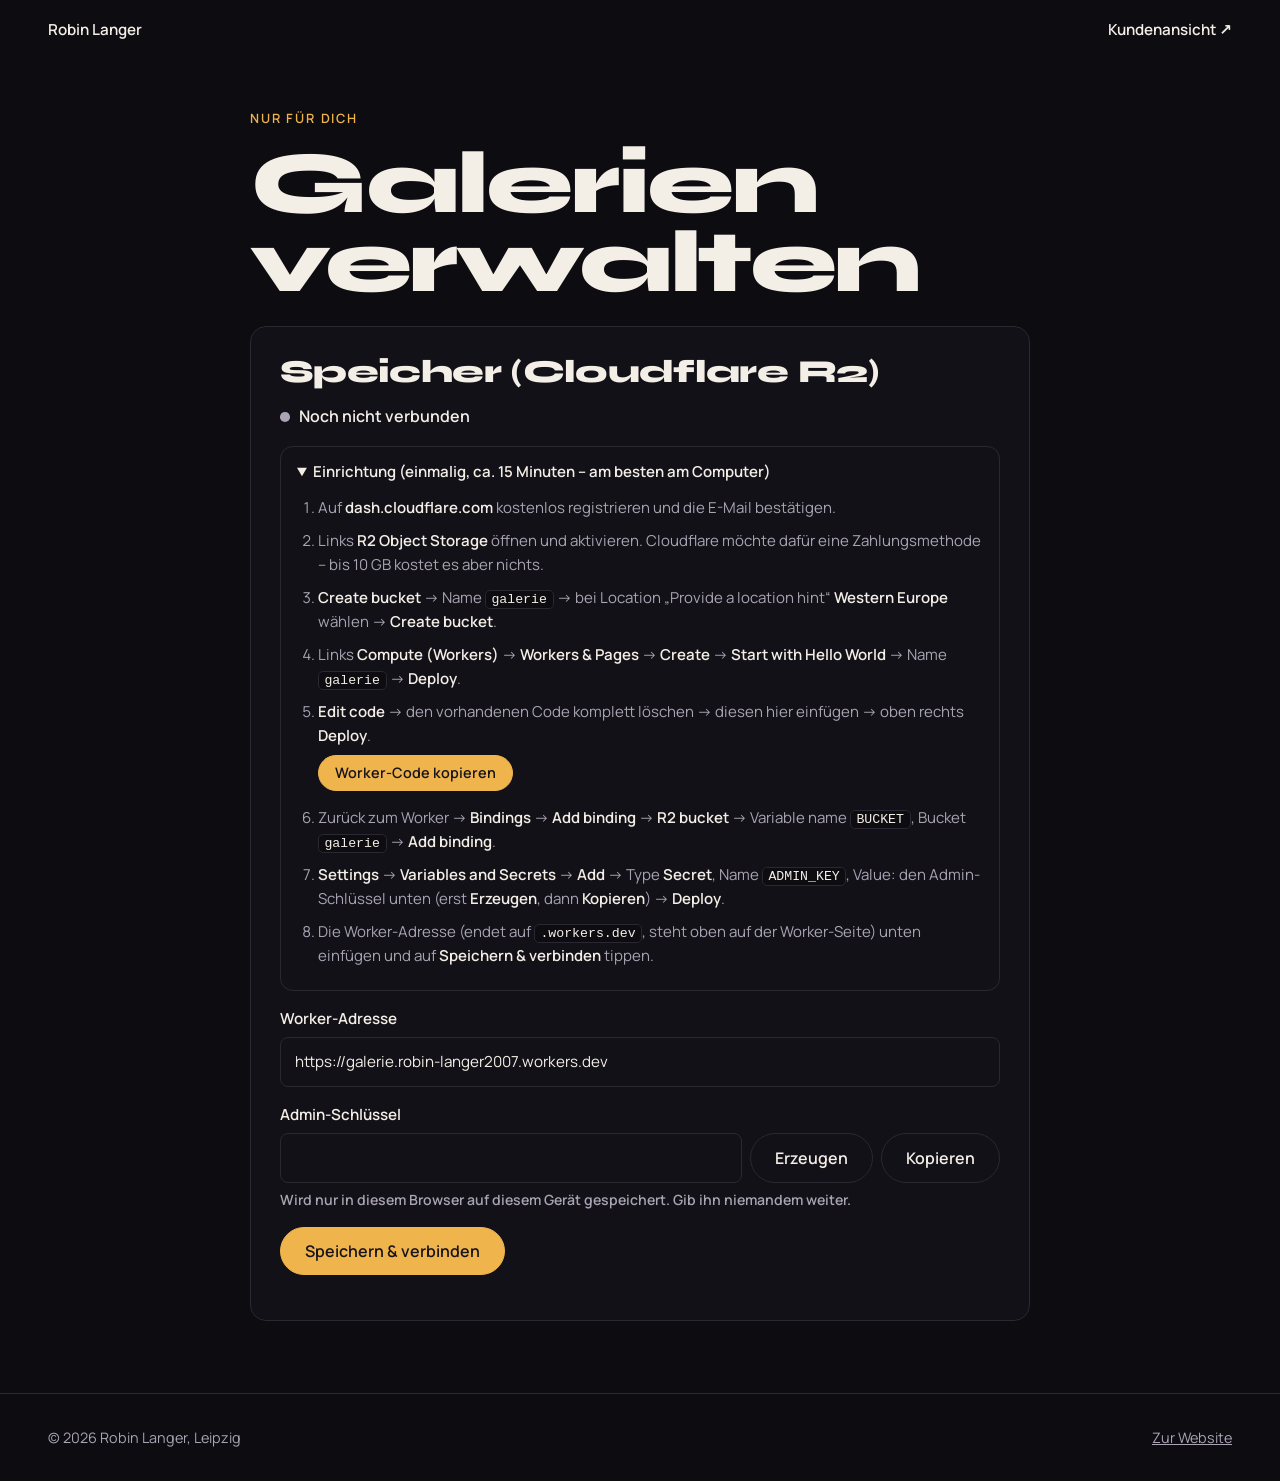
<file: galerie/admin/index.html>
<!doctype html>
<html lang="de" data-theme="dark" style="color-scheme: dark;">
<head>
<meta charset="utf-8">
<meta name="viewport" content="width=device-width, initial-scale=1, viewport-fit=cover">
<meta name="robots" content="noindex, nofollow">
<meta name="referrer" content="no-referrer">
<title>Galerien verwalten – Robin Langer</title>
<link rel="preload" href="/fonts/Syne-VF.woff" as="font" type="font/woff" crossorigin>
<link rel="preload" href="/fonts/Manrope-VF.woff" as="font" type="font/woff" crossorigin>
<link rel="stylesheet" href="../style.css">
<style>
@font-face{font-family:Syne;font-style:normal;font-weight:600;font-display:swap;src:url(/fonts/Syne-VF.woff) format("woff")}
@font-face{font-family:Syne;font-style:normal;font-weight:800;font-display:swap;src:url(/fonts/Syne-VF.woff) format("woff")}
@font-face{font-family:Manrope;font-style:normal;font-weight:400;font-display:swap;src:url(/fonts/Manrope-VF.woff) format("woff")}
@font-face{font-family:Manrope;font-style:normal;font-weight:500;font-display:swap;src:url(/fonts/Manrope-VF.woff) format("woff")}
@font-face{font-family:Manrope;font-style:normal;font-weight:600;font-display:swap;src:url(/fonts/Manrope-VF.woff) format("woff")}
.head{padding:clamp(1.5rem,5vw,3rem) 0 1.5rem}
.head h1{font-size:clamp(1.7rem,9vw,5.5rem)}
.card{border:1px solid var(--line);border-radius:1rem;padding:clamp(1rem,3vw,1.8rem);margin-bottom:1.5rem;background:color-mix(in srgb,var(--card) 60%,transparent)}
.card h2{font-size:clamp(1.4rem,4vw,2rem)}
.fields{display:grid;gap:1rem;max-width:720px}
.fields label{display:grid;gap:.35rem}
.two{display:grid;grid-template-columns:1fr 1fr;gap:1rem}
@media(max-width:520px){.two{grid-template-columns:1fr}}
.row{display:flex;flex-wrap:wrap;gap:.5rem;align-items:stretch}
.row input{flex:1 1 12rem;min-width:0}
.row .btn{flex:none}
textarea{min-height:5.5rem;resize:vertical}
.mono{font-family:ui-monospace,SFMono-Regular,Menlo,monospace;letter-spacing:.04em}
details.help{color:var(--mute);font-size:.94rem;border:1px solid var(--line);border-radius:.8rem;padding:.8rem 1rem}
details.help summary{cursor:pointer;color:var(--ink);font-weight:600}
details.help ol{padding-left:1.3rem;margin:.8rem 0 .4rem}
details.help li{margin:.55rem 0}
details.help b,details.help code{color:var(--ink)}
details.help code{font-family:ui-monospace,Menlo,monospace;font-size:.88em;background:var(--bg);border:1px solid var(--line);border-radius:.3rem;padding:.05rem .35rem}
details.help .btn{margin:.4rem 0}
.status{display:flex;align-items:center;gap:.6rem;font-weight:600}
.status .dot{width:.6rem;height:.6rem;border-radius:50%;background:var(--mute)}
.status.ok .dot{background:var(--ok)}.status.bad .dot{background:var(--err)}
.drop{display:grid;place-items:center;gap:.4rem;text-align:center;border:1.5px dashed var(--line);border-radius:1rem;padding:2rem 1rem;cursor:pointer;transition:border-color .2s,background .2s}
.drop:hover,.drop.over{border-color:var(--accent);background:color-mix(in srgb,var(--accent) 8%,transparent)}
.drop strong{font-family:Syne,sans-serif;font-size:1.25rem}
.drop input{position:absolute;width:1px;height:1px;opacity:0}
.check{display:flex!important;gap:.7rem!important;align-items:flex-start;font-weight:400}
.check input{width:1.2rem;height:1.2rem;margin:.2rem 0 0;accent-color:var(--accent);flex:none}
.check b{font-weight:600}
.prog{height:6px;background:var(--line);border-radius:3px;overflow:hidden}
.prog i{display:block;height:100%;width:0;background:var(--accent);transition:width .25s}
.log{margin:.5rem 0 0;padding-left:1.1rem;color:var(--err);font-size:.9rem}
.done{border:1px solid var(--accent);border-radius:1rem;padding:1.2rem;display:grid;gap:.8rem}
.done pre{margin:0;white-space:pre-wrap;font:inherit;font-size:.95rem;background:var(--bg);border:1px solid var(--line);border-radius:.6rem;padding:.9rem}
.mode{display:flex;align-items:center;justify-content:space-between;gap:1rem;flex-wrap:wrap;padding:.8rem 1rem;border-left:3px solid var(--accent);background:color-mix(in srgb,var(--accent) 10%,transparent);border-radius:0 .6rem .6rem 0}
.store{display:grid;gap:.5rem;margin-bottom:1.2rem;max-width:720px}
.store .prog.warn i{background:var(--err)}
.glist{list-style:none;margin:0;padding:0}
.glist li{display:grid;gap:.6rem;padding:1.1rem 0;border-top:1px solid var(--line)}
.glist li:last-child{border-bottom:1px solid var(--line)}
.glist .t{font-family:Syne,sans-serif;font-weight:600;font-size:1.2rem;line-height:1.2;overflow-wrap:anywhere}
.glist .m{color:var(--mute);font-size:.9rem}
.glist .pw{font-family:ui-monospace,Menlo,monospace;font-size:.95rem}
.glist .acts{display:flex;flex-wrap:wrap;gap:.45rem}
.glist .tag{display:inline-block;font-size:.75rem;font-weight:700;color:var(--err);border:1px solid currentColor;border-radius:1rem;padding:0 .5rem;margin-left:.4rem;vertical-align:middle}
.toast{position:fixed;left:0;right:0;margin:0 auto;width:max-content;max-width:calc(100vw - 2rem);bottom:calc(1.2rem + env(safe-area-inset-bottom,0px));background:var(--ink);color:var(--bg);padding:.65rem 1.2rem;border-radius:2rem;font-weight:600;z-index:30;box-shadow:0 8px 30px rgba(0,0,0,.35)}
</style>
</head>
<body>
<header class="top"><a href="/">Robin Langer</a><nav><a href="../" target="_blank" rel="noopener">Kundenansicht ↗</a></nav></header>
<main class="wrap">
  <section class="head">
    <p class="eyebrow">Nur für dich</p>
    <h1>Galerien<br>verwalten</h1>
  </section>

  <!-- Verbindung -->
  <section class="card" id="cConn">
    <h2>Speicher (Cloudflare R2)</h2>
    <p class="status" id="connStatus"><span class="dot"></span><span>Noch nicht verbunden</span></p>
    <div class="fields" id="connFields" style="margin-top:1rem">
      <details class="help" id="setup">
        <summary>Einrichtung (einmalig, ca. 15 Minuten – am besten am Computer)</summary>
        <ol>
          <li>Auf <b>dash.cloudflare.com</b> kostenlos registrieren und die E-Mail bestätigen.</li>
          <li>Links <b>R2 Object Storage</b> öffnen und aktivieren. Cloudflare möchte dafür eine Zahlungsmethode – bis 10 GB kostet es aber nichts.</li>
          <li><b>Create bucket</b> → Name <code>galerie</code> → bei Location „Provide a location hint“ <b>Western Europe</b> wählen → <b>Create bucket</b>.</li>
          <li>Links <b>Compute (Workers)</b> → <b>Workers &amp; Pages</b> → <b>Create</b> → <b>Start with Hello World</b> → Name <code>galerie</code> → <b>Deploy</b>.</li>
          <li><b>Edit code</b> → den vorhandenen Code komplett löschen → diesen hier einfügen → oben rechts <b>Deploy</b>.<br>
            <button class="btn small" id="copyWorker" type="button">Worker-Code kopieren</button></li>
          <li>Zurück zum Worker → <b>Bindings</b> → <b>Add binding</b> → <b>R2 bucket</b> → Variable name <code>BUCKET</code>, Bucket <code>galerie</code> → <b>Add binding</b>.</li>
          <li><b>Settings</b> → <b>Variables and Secrets</b> → <b>Add</b> → Type <b>Secret</b>, Name <code>ADMIN_KEY</code>, Value: den Admin-Schlüssel unten (erst <b>Erzeugen</b>, dann <b>Kopieren</b>) → <b>Deploy</b>.</li>
          <li>Die Worker-Adresse (endet auf <code>.workers.dev</code>, steht oben auf der Worker-Seite) unten einfügen und auf <b>Speichern &amp; verbinden</b> tippen.</li>
        </ol>
      </details>
      <label>Worker-Adresse
        <input id="store" type="url" inputmode="url" spellcheck="false" autocomplete="off" placeholder="https://galerie.dein-name.workers.dev">
      </label>
      <label>Admin-Schlüssel
        <span class="row"><input id="akey" class="mono" type="password" spellcheck="false" autocomplete="off"><button class="btn ghost" id="genKey" type="button">Erzeugen</button><button class="btn ghost" id="copyKey" type="button">Kopieren</button></span>
        <span class="hint">Wird nur in diesem Browser auf diesem Gerät gespeichert. Gib ihn niemandem weiter.</span>
      </label>
      <div class="row" style="flex-wrap:wrap">
        <button class="btn" id="connect" type="button">Speichern &amp; verbinden</button>
        <button class="btn ghost" id="forget" type="button" hidden>Von diesem Gerät abmelden</button>
      </div>
      <p class="err" id="connErr"></p>
    </div>
  </section>

  <!-- Neue Galerie / Bilder hinzufügen -->
  <section class="card" id="cNew" hidden>
    <h2 id="formTitle">Neue Galerie</h2>
    <div class="fields" id="form">
      <div class="mode" id="modeBox" hidden><span id="modeTxt"></span><button class="btn small ghost" id="modeCancel" type="button">Abbrechen</button></div>
      <label>Titel (sieht dein Kunde)<input id="fTitle" maxlength="120" placeholder="z. B. Abiball Gymnasium Leipzig 2026"></label>
      <label>Art der Galerie
        <select id="fKind"></select>
        <span class="hint">Bestimmt den ersten Satz der Nachricht, die du dem Kunden schickst.</span>
      </label>
      <label id="kindCustom" hidden>Eigener Satz
        <input id="fIntro" maxlength="120" placeholder="z. B. Hier sind die Fotos vom Abend 📸">
        <span class="hint">Die Nachricht beginnt mit „Hallo!“ und diesem Satz.</span>
      </label>
      <div class="two">
        <label>Datum<input id="fDate" type="date"></label>
        <label>Download möglich bis<input id="fUntil" type="date"></label>
      </div>
      <label>Nachricht an den Kunden (optional)<textarea id="fNote" maxlength="1000" placeholder="z. B. Danke für den schönen Abend!"></textarea></label>
      <label id="pwLabel">Passwort
        <span class="row"><input id="fPw" class="mono" spellcheck="false" autocomplete="off"><button class="btn ghost" id="newPw" type="button" title="Neues Passwort erzeugen">Neu</button></span>
        <span class="hint">Das Passwort ist der Schlüssel zur Galerie. Es lässt sich nachträglich nicht ändern und nicht wiederherstellen.</span>
      </label>
      <label class="drop" id="drop">
        <input id="files" type="file" accept="image/*" multiple>
        <strong>Bilder auswählen</strong>
        <span class="hint" id="fileInfo">oder hierher ziehen · JPEG, PNG, WebP, HEIC</span>
      </label>
      <label class="check"><input id="fFull" type="checkbox" checked><span><b>Originale in voller Auflösung</b><br><span class="hint">Aus: Bilder werden auf 4000 px verkleinert (ca. ⅓ der Größe).</span></span></label>
      <div class="row" style="flex-wrap:wrap"><button class="btn" id="start" type="button" disabled>Hochladen</button></div>
      <div id="progBox" hidden>
        <p class="hint" id="progTxt" style="margin-bottom:.5rem"></p>
        <div class="prog"><i id="progBar"></i></div>
        <p class="hint" id="progKeep" style="margin-top:.5rem">Bitte lass diese Seite geöffnet, bis der Upload fertig ist.</p>
        <ul class="log" id="log"></ul>
      </div>
      <div id="doneBox" hidden></div>
    </div>
  </section>

  <!-- Galerien -->
  <section class="card" id="cList" hidden>
    <h2>Deine Galerien</h2>
    <div class="store"><p class="hint" id="storeTxt">Speicher wird geprüft …</p><div class="prog" id="storeProg"><i id="storeBar"></i></div></div>
    <ul class="glist" id="glist"></ul>
    <div class="fields" style="margin-top:1.5rem">
      <label>Galerie von einem anderen Gerät hinzufügen
        <span class="row"><input id="impPw" class="mono" placeholder="Passwort der Galerie" spellcheck="false" autocomplete="off"><button class="btn ghost" id="impGo" type="button">Laden</button></span>
      </label>
      <p class="err" id="impErr"></p>
    </div>
  </section>
</main>
<footer><span>© <span id="yr"></span> Robin Langer, Leipzig</span><nav><a href="/">Zur Website</a></nav></footer>

<script src="../config.js"></script>
<script src="../shared.js"></script>
<script>
(function () {
  'use strict';
  var G = window.Galerie, $ = function (id) { return document.getElementById(id); };
  var FREE = 10e9; // Cloudflare R2: 10 GB kostenlos
  var SITE = new URL('../', location.href.split('#')[0]).href;
  $('yr').textContent = new Date().getFullYear();

  function load(k, d) { try { return JSON.parse(localStorage.getItem(k)) || d; } catch (_) { return d; } }
  function save(k, v) { try { localStorage.setItem(k, JSON.stringify(v)); } catch (_) {} }
  var cfg = load('galerie-r2', { store: window.GALERIE_STORE || '', key: '' });
  if (!cfg.store && window.GALERIE_STORE) cfg.store = window.GALERIE_STORE;
  var list = load('galerie-list', []);
  var remote = null; // {id: {bytes, count}}
  var mode = null;   // null = neue Galerie, sonst {id, pw, m}
  var picked = [];

  // Art der Galerie: [Schlüssel, Name in der Auswahl, erster Satz der Kundennachricht]
  var KINDS = [
    ['shoot', 'Shooting', 'Die Bilder von deinem letzten Shooting sind da 📸'],
    ['club', 'Clubabend', 'Die Bilder von deinem letzten Clubabend sind da 📸'],
    ['event', 'Event', 'Die Bilder von deinem letzten Event sind da 📸'],
    ['geburtstag', 'Geburtstag', 'Die Bilder von deinem Geburtstag sind da 📸'],
    ['abiball', 'Abiball', 'Die Bilder vom Abiball sind da 📸'],
    ['eigen', 'Eigener Satz …', '']
  ];
  function kindOf(k) { return KINDS.find(function (x) { return x[0] === k; }); }
  $('fKind').innerHTML = KINDS.map(function (k) { return '<option value="' + k[0] + '">' + k[1] + '</option>'; }).join('');
  function setKind(kind, intro) {
    $('fKind').value = kindOf(kind) ? kind : 'shoot';
    $('fIntro').value = intro || '';
    $('kindCustom').hidden = $('fKind').value !== 'eigen';
  }
  $('fKind').onchange = function () {
    $('kindCustom').hidden = this.value !== 'eigen';
    save('galerie-kind', this.value);
    if (!$('kindCustom').hidden) $('fIntro').focus();
  };
  setKind(load('galerie-kind', 'shoot'), '');

  function toast(t) { var d = document.createElement('div'); d.className = 'toast'; d.textContent = t; document.body.appendChild(d); setTimeout(function () { d.remove(); }, 2400); }
  async function copy(t) { try { await navigator.clipboard.writeText(t); toast('Kopiert'); } catch (_) { prompt('Zum Kopieren:', t); } }
  function sleep(ms) { return new Promise(function (r) { setTimeout(r, ms); }); }

  // ---------- Speicher (Worker) ----------
  async function api(path, opt, tries) {
    opt = opt || {}; tries = tries || 1;
    for (var a = 0; ; a++) {
      var r;
      try {
        var h = { Authorization: 'Bearer ' + cfg.key };
        if (opt.json) h['Content-Type'] = 'application/json';
        r = await fetch(cfg.store + '/' + path, { method: opt.method || 'GET', body: opt.json ? JSON.stringify(opt.json) : opt.body, headers: h, cache: 'no-store' });
      } catch (e) {
        if (a < tries - 1) { await sleep(1500 * (a + 1)); continue; }
        var ne = new Error('Keine Verbindung zum Speicher. Stimmt die Worker-Adresse?'); ne.net = true; throw ne;
      }
      if (r.ok) return r.json();
      if ((r.status >= 500 || r.status === 429) && a < tries - 1) { await sleep(2000 * (a + 1)); continue; }
      var msg = ''; try { msg = (await r.json()).error || ''; } catch (_) {}
      var e = new Error(msg || ('Speicher-Fehler ' + r.status)); e.status = r.status; throw e;
    }
  }
  function put(path, blob) { return api(path, { method: 'PUT', body: blob }, 5); }
  async function scanRemote() {
    var r = await api('admin/list', null, 3), out = {};
    r.objects.forEach(function (o) {
      var p = o.key.split('/'), id = p[1];
      var g = out[id] || (out[id] = { bytes: 0, count: 0, hasM: false });
      g.bytes += o.size;
      if (p[2] === 'o') g.count++;
      if (p[2] === 'm.bin') g.hasM = true;
    });
    return out;
  }

  // ---------- Verbindung ----------
  $('store').value = cfg.store; $('akey').value = cfg.key;
  if (!cfg.key) $('setup').open = true;
  function genKey() {
    var r = crypto.getRandomValues(new Uint8Array(24));
    return Array.prototype.map.call(r, function (b) { return b.toString(16).padStart(2, '0'); }).join('');
  }
  $('genKey').onclick = function () {
    if ($('akey').value && !confirm('Neuen Schlüssel erzeugen? Dann musst du ihn auch bei Cloudflare als ADMIN_KEY neu eintragen.')) return;
    $('akey').value = genKey(); $('akey').type = 'text';
  };
  $('copyKey').onclick = function () { if ($('akey').value) copy($('akey').value); };
  $('copyWorker').onclick = async function () {
    try { var r = await fetch('../worker.js', { cache: 'no-store' }); copy(await r.text()); } catch (_) { toast('Konnte den Code nicht laden'); }
  };
  function setStatus(ok, txt) { var s = $('connStatus'); s.className = 'status ' + (ok ? 'ok' : 'bad'); s.lastElementChild.textContent = txt; }
  async function connect() {
    var s = $('store').value.trim().replace(/\/+$/, '');
    if (s && !/^https?:\/\//.test(s)) s = 'https://' + s;
    cfg.store = s; cfg.key = $('akey').value.trim();
    $('connErr').textContent = '';
    if (!cfg.store || !cfg.key) { setStatus(false, 'Noch nicht verbunden'); if (cfg.store || cfg.key) $('connErr').textContent = 'Bitte Worker-Adresse und Admin-Schlüssel eintragen.'; return; }
    var b = $('connect'); b.disabled = true;
    try {
      await api('admin/check');
      save('galerie-r2', cfg);
      setStatus(true, 'Verbunden mit ' + cfg.store.replace(/^https?:\/\//, ''));
      $('setup').open = false; $('akey').type = 'password';
      $('forget').hidden = false; $('cNew').hidden = false; $('cList').hidden = false;
      if (window.GALERIE_STORE && window.GALERIE_STORE.replace(/\/+$/, '') !== cfg.store) $('connErr').textContent = 'Achtung: Die Kundenseite nutzt eine andere Speicher-Adresse (' + window.GALERIE_STORE + ').';
      else if (!window.GALERIE_STORE) $('connErr').textContent = 'Hinweis: Die Kundenseite kennt diese Speicher-Adresse noch nicht – sie muss einmal in galerie/config.js eingetragen werden.';
      refresh();
    } catch (e) {
      setStatus(false, 'Verbindung fehlgeschlagen');
      $('connErr').textContent = e.status === 401 ? 'Der Admin-Schlüssel stimmt nicht mit ADMIN_KEY im Worker überein.' : e.message;
    } finally { b.disabled = false; }
  }
  $('connect').onclick = connect;
  $('forget').onclick = function () {
    if (!confirm('Von diesem Gerät abmelden? Die Galerien bleiben online. Den Admin-Schlüssel brauchst du, um dich wieder anzumelden.')) return;
    cfg.key = ''; save('galerie-r2', cfg); $('akey').value = ''; this.hidden = true;
    $('cNew').hidden = $('cList').hidden = true; setStatus(false, 'Noch nicht verbunden');
  };

  // ---------- Passwort ----------
  function genPw() {
    var A = 'ABCDEFGHJKLMNPQRSTUVWXYZ23456789', r = crypto.getRandomValues(new Uint8Array(12)), s = '';
    for (var i = 0; i < 12; i++) { s += A[r[i] % A.length]; if (i === 3 || i === 7) s += '-'; }
    return s;
  }
  $('newPw').onclick = function () { $('fPw').value = genPw(); };
  $('fPw').value = genPw();

  // ---------- Dateien ----------
  function setFiles(fs) {
    picked = Array.from(fs).filter(function (f) { return /^image\//.test(f.type) || /\.(jpe?g|png|webp|heic|heif)$/i.test(f.name); })
      .sort(function (a, b) { return a.name.localeCompare(b.name, 'de', { numeric: true }); });
    var bytes = picked.reduce(function (s, f) { return s + f.size; }, 0);
    $('fileInfo').textContent = picked.length ? picked.length + (picked.length === 1 ? ' Bild' : ' Bilder') + ' · ' + G.fmtBytes(bytes) + ' – tippen zum Ändern' : 'oder hierher ziehen · JPEG, PNG, WebP, HEIC';
    $('start').disabled = !picked.length;
  }
  $('files').onchange = function () { setFiles(this.files); };
  var drop = $('drop');
  ['dragenter', 'dragover'].forEach(function (t) { drop.addEventListener(t, function (e) { e.preventDefault(); drop.classList.add('over'); }); });
  ['dragleave', 'drop'].forEach(function (t) { drop.addEventListener(t, function (e) { e.preventDefault(); drop.classList.remove('over'); }); });
  drop.addEventListener('drop', function (e) { setFiles(e.dataTransfer.files); });

  // ---------- Bildverarbeitung ----------
  function draw(src, w, h) {
    var c = document.createElement('canvas'); c.width = w; c.height = h;
    var x = c.getContext('2d'); x.imageSmoothingEnabled = true; x.imageSmoothingQuality = 'high';
    x.drawImage(src, 0, 0, w, h);
    return c;
  }
  async function toJpeg(bmp, max, q) {
    var W = bmp.width, H = bmp.height, s = Math.min(1, max / Math.max(W, H));
    var tw = Math.max(1, Math.round(W * s)), th = Math.max(1, Math.round(H * s));
    var src = bmp, cw = W, ch = H;
    // schrittweise halbieren, solange die Hälfte noch nicht kleiner als das Ziel ist = schärfer
    while (cw / 2 >= tw && ch / 2 >= th) { cw = Math.round(cw / 2); ch = Math.round(ch / 2); src = draw(src, cw, ch); }
    var c = draw(src, tw, th);
    return new Promise(function (res, rej) {
      c.toBlob(function (b) { c.width = c.height = 0; b ? res(b) : rej(new Error('Bild konnte nicht umgewandelt werden')); }, 'image/jpeg', q);
    });
  }
  function jpgName(n) { return n.replace(/\.[^.]+$/, '') + '.jpg'; }

  // ---------- Hochladen ----------
  var uploading = false;
  window.addEventListener('beforeunload', function (e) { if (uploading) { e.preventDefault(); e.returnValue = ''; } });

  $('start').onclick = async function () {
    var pw = mode ? mode.pw : $('fPw').value.trim();
    var title = $('fTitle').value.trim();
    if (!title) { $('fTitle').focus(); toast('Bitte gib einen Titel ein'); return; }
    if (!mode && pw.length < 10 && !confirm('Das Passwort ist kurz und damit leichter zu erraten. Trotzdem verwenden?')) return;
    var full = $('fFull').checked;
    uploading = true; this.disabled = true; $('doneBox').hidden = true; $('progBox').hidden = false; $('progKeep').hidden = false; $('log').innerHTML = '';
    $('form').querySelectorAll('input,textarea,select,button:not(#start)').forEach(function (el) { el.disabled = true; });
    var wake = null; try { wake = await navigator.wakeLock.request('screen'); } catch (_) {}
    var txt = $('progTxt'), bar = $('progBar');
    try {
      txt.textContent = 'Schlüssel wird erzeugt …';
      var d = await G.derive(pw, ['encrypt', 'decrypt']);
      var m;
      if (mode) m = mode.m;
      else {
        if (remote && remote[d.id]) throw new Error('Zu diesem Passwort gibt es schon eine Galerie. Erzeuge ein neues Passwort.');
        m = { v: 1, created: Date.now(), images: [] };
      }
      m.title = title; m.kind = $('fKind').value; m.intro = m.kind === 'eigen' ? $('fIntro').value.trim() : ''; m.date = $('fDate').value; m.until = $('fUntil').value; m.note = $('fNote').value.trim(); m.updated = Date.now();
      var dir = 'g/' + d.id + '/', next = 0, done = 0, failed = 0, total = picked.length;
      var startN = m.images.reduce(function (x, i) { return Math.max(x, i.n); }, 0);
      var added = [];
      async function one(k) {
        var f = picked[k], n = startN + k + 1, bmp, t, p, o = f, name = f.name, type = f.type || 'image/jpeg', w, h;
        try { bmp = await createImageBitmap(f, { imageOrientation: 'from-image' }); }
        catch (e) { throw new Error(f.name + ': Format wird von diesem Browser nicht unterstützt – bitte als JPEG exportieren.'); }
        try {
          w = bmp.width; h = bmp.height;
          t = await toJpeg(bmp, 640, 0.8);
          p = await toJpeg(bmp, 2048, 0.86);
          if (!full) { o = await toJpeg(bmp, 4000, 0.92); name = jpgName(f.name); type = 'image/jpeg'; }
          else if (/hei[cf]/i.test(f.type) || /\.hei[cf]$/i.test(f.name)) {
            try { o = await toJpeg(bmp, Infinity, 0.95); name = jpgName(f.name); type = 'image/jpeg'; } catch (_) {}
          }
        } finally { if (bmp.close) bmp.close(); }
        var parts = [['t', t], ['p', p], ['o', o]];
        for (var j = 0; j < parts.length; j++) {
          await put(dir + parts[j][0] + '/' + n + '.bin', await G.encrypt(d.key, await parts[j][1].arrayBuffer()));
        }
        added.push({ n: n, name: name, w: w, h: h, size: o.size, type: type });
      }
      function tick() { txt.textContent = 'Bild ' + Math.min(done + failed + 1, total) + ' von ' + total + ' wird verschlüsselt und hochgeladen …'; bar.style.width = ((done + failed) / total * 97) + '%'; }
      tick();
      async function worker() {
        while (next < total) {
          var k = next++;
          try { await one(k); done++; }
          catch (e) {
            if (e.status === 401 || e.net) throw e;
            failed++; var li = document.createElement('li'); li.textContent = e.message.indexOf(picked[k].name) === 0 ? e.message : picked[k].name + ': ' + e.message; $('log').appendChild(li);
          }
          tick();
        }
      }
      await Promise.all([worker(), worker(), worker()]);
      if (!added.length) throw new Error('Es konnte kein Bild hochgeladen werden.');
      m.images = m.images.concat(added).sort(function (a, b) { return a.n - b.n; });
      txt.textContent = 'Galerie wird gespeichert …';
      // Die Übersicht kommt zuletzt – erst dann ist die Galerie für den Kunden sichtbar.
      await put(dir + 'm.bin', await G.encrypt(d.key, new TextEncoder().encode(JSON.stringify(m))));
      bar.style.width = '100%';
      var bytes = m.images.reduce(function (s, i) { return s + (i.size || 0); }, 0);
      upsert({ id: d.id, pw: pw, title: m.title, kind: m.kind, intro: m.intro, date: m.date, until: m.until, count: m.images.length, bytes: bytes, created: m.created });
      showDone(pw, m, added.length, failed);
      resetForm();
      refresh();
    } catch (e) {
      txt.textContent = '';
      var li = document.createElement('li'); li.textContent = 'Abgebrochen: ' + (e.status === 401 ? 'Der Admin-Schlüssel stimmt nicht.' : e.message); $('log').appendChild(li);
    } finally {
      uploading = false; if (wake) try { wake.release(); } catch (_) {}
      $('form').querySelectorAll('input,textarea,select,button').forEach(function (el) { el.disabled = false; });
      $('start').disabled = !picked.length;
    }
  };

  // Erster Satz der Nachricht. Galerien ohne gespeicherte Art (ältere) behalten den bisherigen Satz.
  function intro(g) {
    if (g.kind === 'eigen') return (g.intro || '').trim() || 'Deine Fotos sind fertig 📸';
    var k = kindOf(g.kind);
    if (k) return k[2];
    return 'Deine Fotos' + (g.title ? ' von „' + g.title + '“' : '') + ' sind fertig 📸';
  }
  function message(g) {
    var link = SITE + '#k=' + encodeURIComponent(g.pw);
    return 'Hallo! ' + intro(g) + '\n\n' +
      'Galerie: ' + SITE + '\nPasswort: ' + g.pw + '\n\nOder direkt öffnen: ' + link +
      (g.until ? '\n\nDu kannst die Bilder bis ' + G.fmtDate(g.until) + ' herunterladen.' : '') + '\n\nViele Grüße\nRobin';
  }
  function showDone(pw, m, n, failed) {
    var g = { pw: pw, title: m.title, kind: m.kind, intro: m.intro, until: m.until };
    var box = $('doneBox'); box.hidden = false; $('progBox').hidden = !failed;
    $('progTxt').textContent = failed ? 'Fertig. Diese Dateien wurden übersprungen:' : ''; $('progKeep').hidden = true;
    box.innerHTML = '<div class="done"><h3 style="margin:0;font-size:1.4rem"></h3><p class="hint">Die Galerie ist ab sofort online.</p><pre></pre><div class="row" style="flex-wrap:wrap"><button class="btn small" type="button" data-a="copy">Nachricht kopieren</button><button class="btn small ghost" type="button" data-a="share" hidden>Teilen …</button><button class="btn small ghost" type="button" data-a="ig">Instagram-Post erstellen</button></div></div>';
    box.querySelector('h3').textContent = '✓ ' + n + (n === 1 ? ' Bild' : ' Bilder') + ' hochgeladen' + (failed ? ' (' + failed + ' übersprungen)' : '');
    box.querySelector('pre').textContent = message(g);
    box.querySelector('[data-a=copy]').onclick = function () { copy(message(g)); };
    box.querySelector('[data-a=ig]').onclick = function () { window.open(SITE + '#k=' + encodeURIComponent(pw) + '&ig=1', '_blank', 'noopener'); };
    if (navigator.share) { var s = box.querySelector('[data-a=share]'); s.hidden = false; s.onclick = function () { navigator.share({ text: message(g) }).catch(function () {}); }; }
    box.scrollIntoView({ behavior: 'smooth', block: 'center' });
  }
  function resetForm() {
    mode = null; picked = []; $('files').value = '';
    ['fTitle', 'fDate', 'fUntil', 'fNote'].forEach(function (k) { $(k).value = ''; }); setKind(load('galerie-kind', 'shoot'), '');
    $('fPw').value = genPw(); $('pwLabel').hidden = false; $('modeBox').hidden = true;
    $('formTitle').textContent = 'Neue Galerie'; $('start').textContent = 'Hochladen';
    setFiles([]);
  }
  $('modeCancel').onclick = function () { resetForm(); $('doneBox').hidden = true; $('progBox').hidden = true; };

  // ---------- Liste ----------
  function upsert(g) { list = list.filter(function (x) { return x.id !== g.id; }); list.unshift(g); save('galerie-list', list); }
  async function refresh() {
    try { remote = await scanRemote(); } catch (e) { $('storeTxt').textContent = 'Speicher konnte nicht geprüft werden: ' + e.message; remote = null; }
    renderList();
  }
  function renderList() {
    var ul = $('glist'); ul.innerHTML = '';
    if (remote) {
      var used = 0; Object.keys(remote).forEach(function (k) { used += remote[k].bytes; });
      var pct = used / FREE * 100;
      $('storeTxt').textContent = 'Galerien belegen ' + G.fmtBytes(used) + ' von 10 GB kostenlosem Speicher' +
        (used > FREE ? ' – darüber kostet es ca. ' + ((used - FREE) / 1e9 * 0.015).toLocaleString('de-DE', { maximumFractionDigits: 2 }) + ' $ im Monat.' : '.');
      $('storeBar').style.width = Math.min(100, pct) + '%';
      $('storeProg').classList.toggle('warn', pct > 90);
    }
    var ids = list.map(function (g) { return g.id; });
    if (remote) Object.keys(remote).forEach(function (id) { if (ids.indexOf(id) < 0) ids.push(id); });
    if (!ids.length) { ul.innerHTML = '<li class="hint">Noch keine Galerien.</li>'; return; }
    ids.forEach(function (id) {
      var g = list.find(function (x) { return x.id === id; }), r = remote && remote[id];
      var li = document.createElement('li');
      var t = document.createElement('div'); t.className = 't';
      t.textContent = g ? g.title : (r && !r.hasM ? 'Abgebrochener Upload' : 'Galerie ohne Passwort auf diesem Gerät');
      if (remote && !r) { var tg = document.createElement('span'); tg.className = 'tag'; tg.textContent = 'nicht online'; t.appendChild(tg); }
      var meta = document.createElement('div'); meta.className = 'm';
      var cnt = r ? r.count : g && g.count;
      meta.textContent = [g && g.kind !== 'eigen' && kindOf(g.kind) ? kindOf(g.kind)[1] : '', g && g.date ? G.fmtDate(g.date) : '', cnt != null ? cnt + (cnt === 1 ? ' Bild' : ' Bilder') : '', r ? G.fmtBytes(r.bytes) : '', g && g.until ? 'bis ' + G.fmtDate(g.until) : ''].filter(Boolean).join(' · ');
      li.appendChild(t); li.appendChild(meta);
      if (g) { var pw = document.createElement('div'); pw.className = 'pw'; pw.textContent = 'Passwort: ' + g.pw; li.appendChild(pw); }
      var acts = document.createElement('div'); acts.className = 'acts';
      function btn(label, cls, fn) { var b = document.createElement('button'); b.type = 'button'; b.className = 'btn small ' + cls; b.textContent = label; b.onclick = fn; acts.appendChild(b); return b; }
      if (g && r && r.hasM) {
        btn('Nachricht kopieren', '', function () { copy(message(g)); });
        btn('Ansehen', 'ghost', function () { window.open(SITE + '#k=' + encodeURIComponent(g.pw), '_blank', 'noopener'); });
        btn('Bilder hinzufügen', 'ghost', function () { startAdd(g, this); });
        btn('Instagram-Post', 'ghost', function () { window.open(SITE + '#k=' + encodeURIComponent(g.pw) + '&ig=1', '_blank', 'noopener'); });
      }
      if (r) btn('Löschen', 'danger', function () { del(id, g, r, this); });
      else if (g) btn('Aus Liste entfernen', 'ghost', function () { list = list.filter(function (x) { return x.id !== id; }); save('galerie-list', list); renderList(); });
      li.appendChild(acts);
      ul.appendChild(li);
    });
  }
  async function del(id, g, r, b) {
    if (!confirm('„' + (g ? g.title : 'Diese Galerie') + '“ mit ' + r.count + ' Bildern endgültig löschen? Dein Kunde kann sie danach nicht mehr öffnen.')) return;
    b.disabled = true; b.innerHTML = '<span class="spin"></span> Wird gelöscht';
    try {
      await api('admin/delete', { method: 'POST', json: { id: id } }, 3);
      list = list.filter(function (x) { return x.id !== id; }); save('galerie-list', list);
      toast('Galerie gelöscht'); refresh();
    } catch (e) { b.disabled = false; b.textContent = 'Löschen'; alert('Löschen fehlgeschlagen: ' + e.message); }
  }
  async function openByPw(pw) {
    var d = await G.derive(pw);
    var r = await fetch(cfg.store + '/g/' + d.id + '/m.bin', { cache: 'no-store' });
    if (r.status === 404) { var e = new Error('Zu diesem Passwort gibt es keine Galerie.'); e.status = 404; throw e; }
    if (!r.ok) throw new Error('Speicher-Fehler ' + r.status);
    var m = JSON.parse(new TextDecoder().decode(await G.decrypt(d.key, await r.arrayBuffer())));
    return { id: d.id, m: m };
  }
  async function startAdd(g, b) {
    var old = b.textContent; b.disabled = true; b.innerHTML = '<span class="spin"></span> Lädt';
    try {
      var o = await openByPw(g.pw);
      mode = { id: o.id, pw: g.pw, m: o.m };
      $('fTitle').value = o.m.title || ''; $('fDate').value = o.m.date || ''; $('fUntil').value = o.m.until || ''; $('fNote').value = o.m.note || ''; setKind(o.m.kind, o.m.intro);
      $('pwLabel').hidden = true; $('modeBox').hidden = false;
      $('modeTxt').textContent = 'Bilder zu „' + (o.m.title || 'Galerie') + '“ hinzufügen (' + o.m.images.length + ' vorhanden). Titel, Art, Daten und Nachricht kannst du dabei auch ändern.';
      $('formTitle').textContent = 'Bilder hinzufügen'; $('start').textContent = 'Hinzufügen';
      $('doneBox').hidden = true; $('progBox').hidden = true;
      $('cNew').scrollIntoView({ behavior: 'smooth' });
    } catch (e) { alert('Galerie konnte nicht geladen werden: ' + e.message); }
    b.disabled = false; b.textContent = old;
  }
  $('impGo').onclick = async function () {
    var pw = $('impPw').value.trim(); if (!pw) return;
    var b = this; b.disabled = true; $('impErr').textContent = '';
    try {
      var o = await openByPw(pw);
      upsert({ id: o.id, pw: pw, title: o.m.title, kind: o.m.kind, intro: o.m.intro, date: o.m.date, until: o.m.until, count: o.m.images.length, created: o.m.created });
      $('impPw').value = ''; renderList(); toast('Galerie hinzugefügt');
    } catch (e) { $('impErr').textContent = e.status === 404 ? 'Zu diesem Passwort gibt es keine Galerie.' : (e.name === 'OperationError' ? 'Das Passwort passt nicht.' : e.message); }
    b.disabled = false;
  };

  if (!window.crypto || !crypto.subtle) $('connErr').textContent = 'Dieser Browser ist zu alt. Bitte nutze einen aktuellen Browser.';
  if (cfg.store && cfg.key) connect();
})();
</script>
</body>
</html>
</file>
<file: galerie/style.css>
:root{--bg:#0d0c11;--ink:#f3eee6;--mute:#a9a3b3;--line:#2a2833;--card:#16141c;--accent:#f0b44c;--err:#e0604f;--ok:#7fc98a;color-scheme:dark}
@media (prefers-color-scheme:light){:root:not([data-theme="dark"]){--bg:#f5f2ed;--ink:#17141c;--mute:#5e5868;--line:#d9d4cc;--card:#ece7df;--accent:#a8650a;--err:#b8382a;--ok:#2f7a3c;color-scheme:light}}
:root[data-theme="dark"]{--bg:#0d0c11;--ink:#f3eee6;--mute:#a9a3b3;--line:#2a2833;--card:#16141c;--accent:#f0b44c}
*,*::before,*::after{box-sizing:border-box}
html{scroll-behavior:smooth}
body{margin:0;min-height:100svh;display:flex;flex-direction:column;background:var(--bg);color:var(--ink);font-family:Manrope,system-ui,sans-serif;line-height:1.6;-webkit-font-smoothing:antialiased;padding-top:env(safe-area-inset-top,0px)}
main{flex:1}
a{color:inherit}
[hidden]{display:none!important}
:focus-visible{outline:2px solid var(--accent);outline-offset:3px}
header.top{display:flex;justify-content:space-between;align-items:center;gap:1rem;padding:1.1rem clamp(1rem,4vw,3rem)}
header.top a{text-decoration:none;font-weight:600;font-size:.95rem}
header.top nav{display:flex;gap:1.4rem}
h1,h2,h3{font-family:Syne,sans-serif;letter-spacing:-.02em;line-height:1}
h1{font-weight:800;font-size:clamp(3rem,13vw,8.5rem);line-height:.9;margin:0;letter-spacing:-.03em}
h2{font-weight:800;font-size:clamp(1.6rem,5vw,2.6rem);margin:0 0 1rem}
.eyebrow{margin:0 0 1rem;color:var(--accent);font-weight:600;letter-spacing:.14em;text-transform:uppercase;font-size:.8rem}
.wrap{max-width:1400px;margin:0 auto;padding:0 clamp(1rem,4vw,3rem)}
.btn{display:inline-flex;align-items:center;justify-content:center;gap:.5rem;min-height:44px;border-radius:2rem;padding:.75rem 1.5rem;font:600 1rem Manrope,sans-serif;cursor:pointer;text-decoration:none;border:1px solid var(--accent);background:var(--accent);color:#17141c}
.btn:hover{filter:brightness(1.08)}
.btn:disabled{opacity:.45;cursor:default;filter:none}
.btn.ghost{background:transparent;color:var(--ink);border-color:var(--line)}
.btn.ghost:hover{border-color:var(--accent)}
.btn.small{min-height:36px;padding:.4rem 1rem;font-size:.9rem}
.btn.danger{background:transparent;color:var(--err);border-color:var(--line)}
.btn.danger:hover{border-color:var(--err)}
label{font-weight:600;font-size:.95rem}
input,textarea,select{width:100%;background:transparent;color:var(--ink);border:1px solid var(--line);border-radius:.5rem;padding:.75rem .85rem;font:inherit;font-weight:400}
input:focus,textarea:focus{border-color:var(--accent);outline:none}
.err{margin:0;color:var(--err);font-weight:600}
.hint{margin:0;color:var(--mute);font-size:.88rem}
footer{padding:2rem clamp(1rem,4vw,3rem);border-top:1px solid var(--line);color:var(--mute);font-size:.9rem;display:flex;justify-content:space-between;flex-wrap:wrap;gap:.5rem;margin-top:3rem}
footer nav{display:flex;gap:1rem}
.spin{width:1.1rem;height:1.1rem;border:2px solid currentColor;border-right-color:transparent;border-radius:50%;animation:sp .8s linear infinite;flex:none}
@keyframes sp{to{transform:rotate(360deg)}}
@media (prefers-reduced-motion:reduce){html{scroll-behavior:auto}.spin{animation-duration:2.4s}}
</file>
